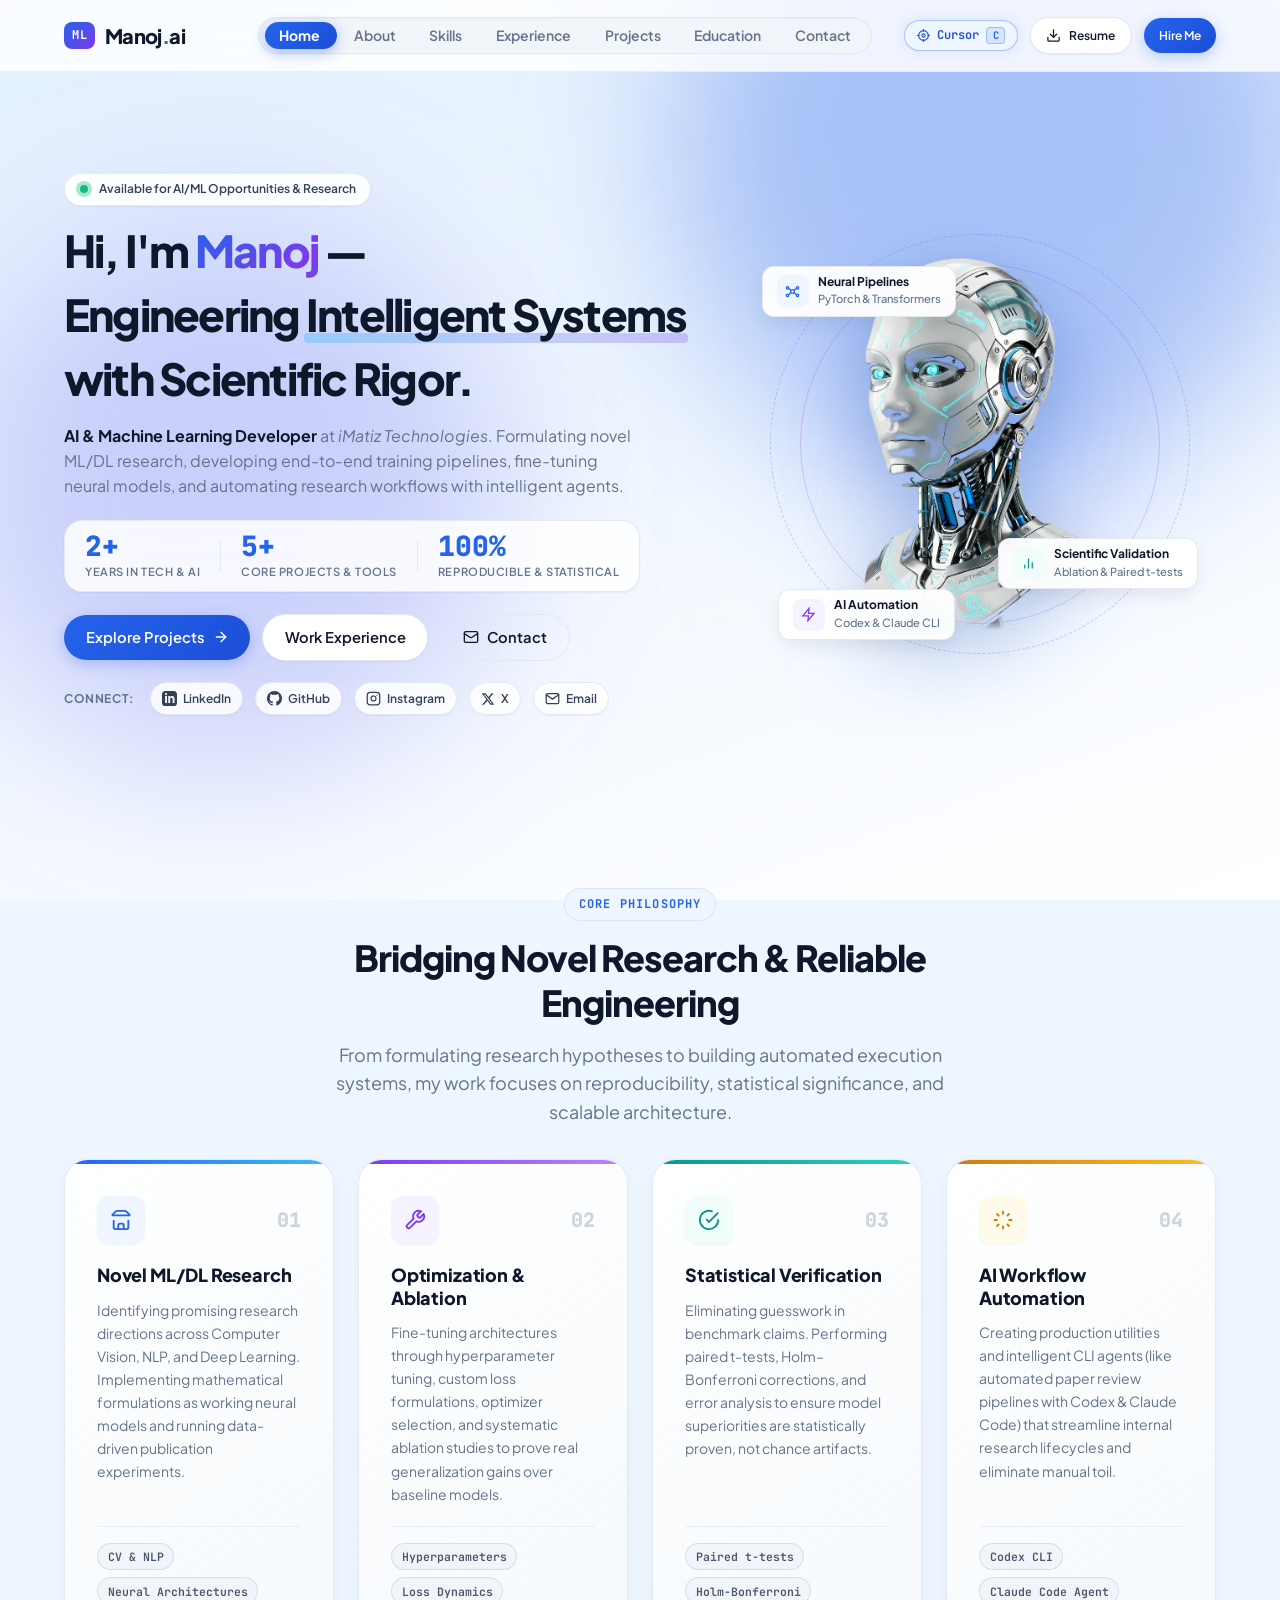
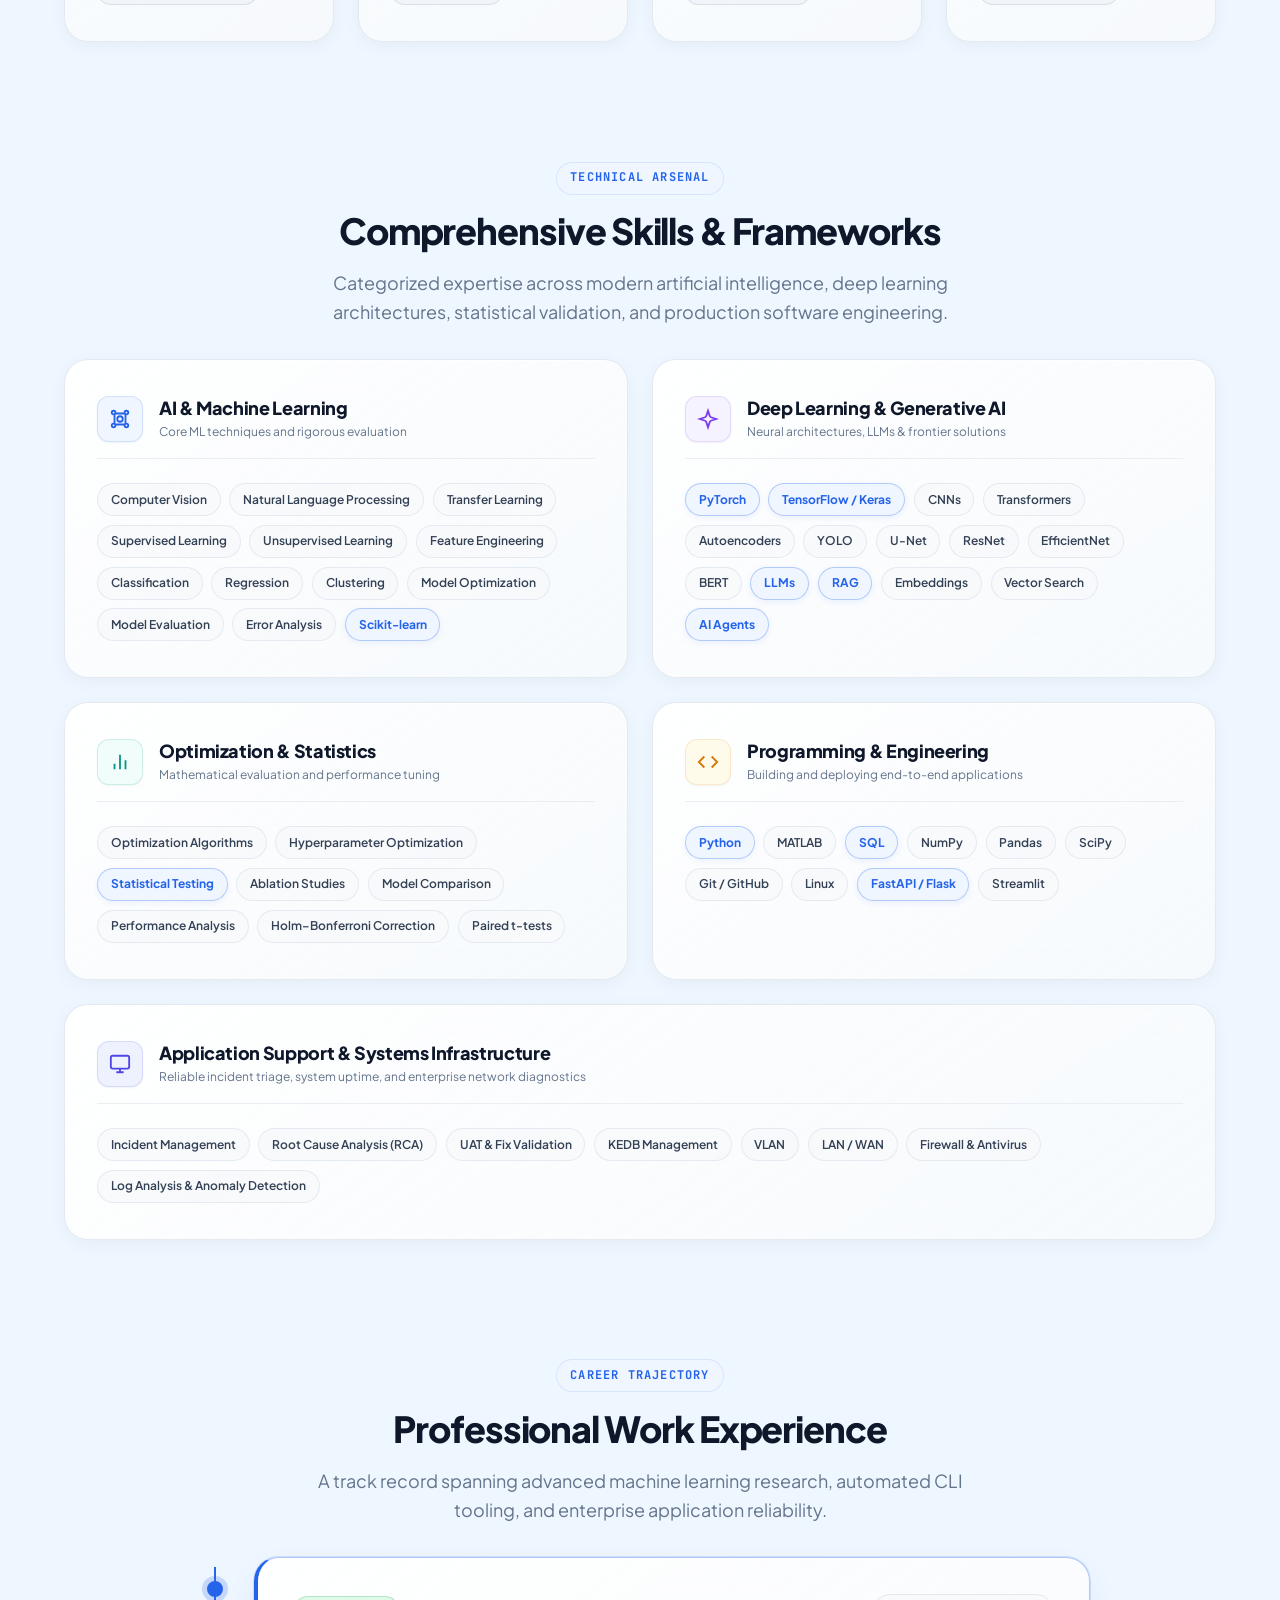
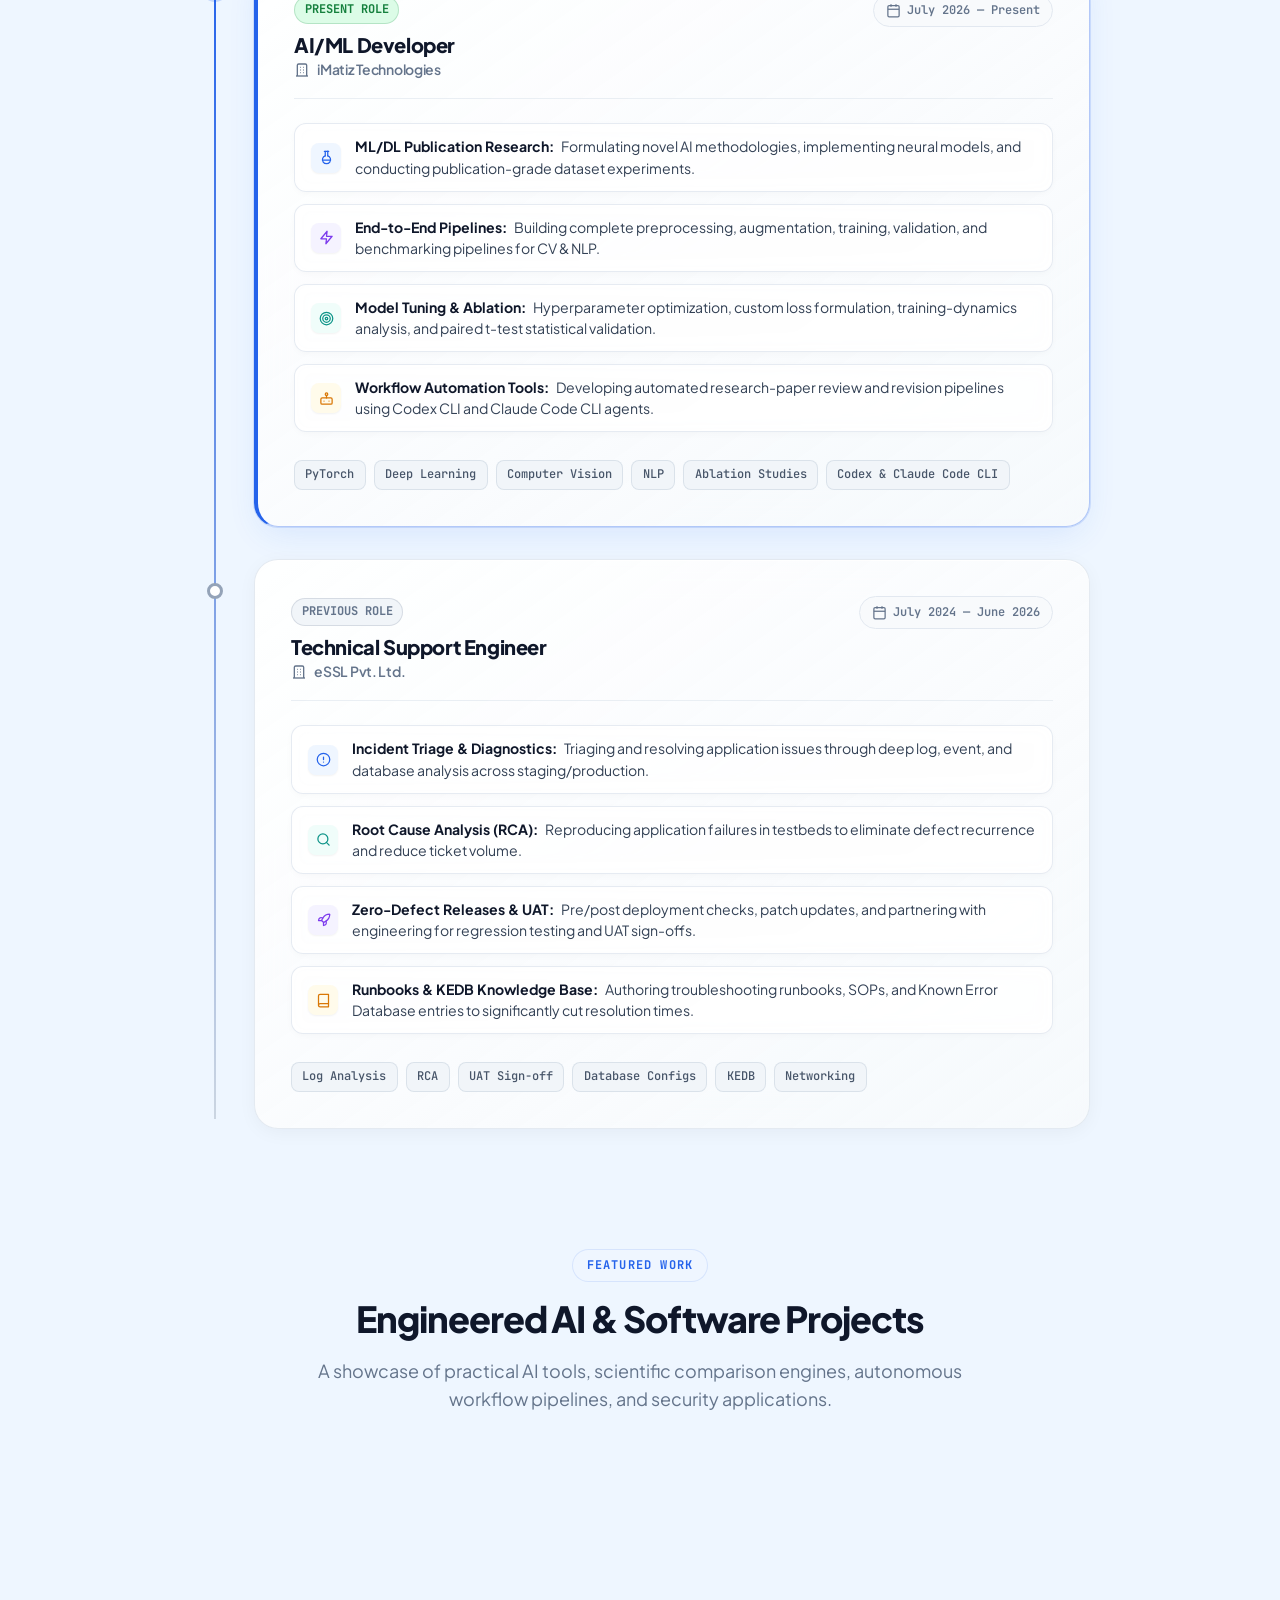
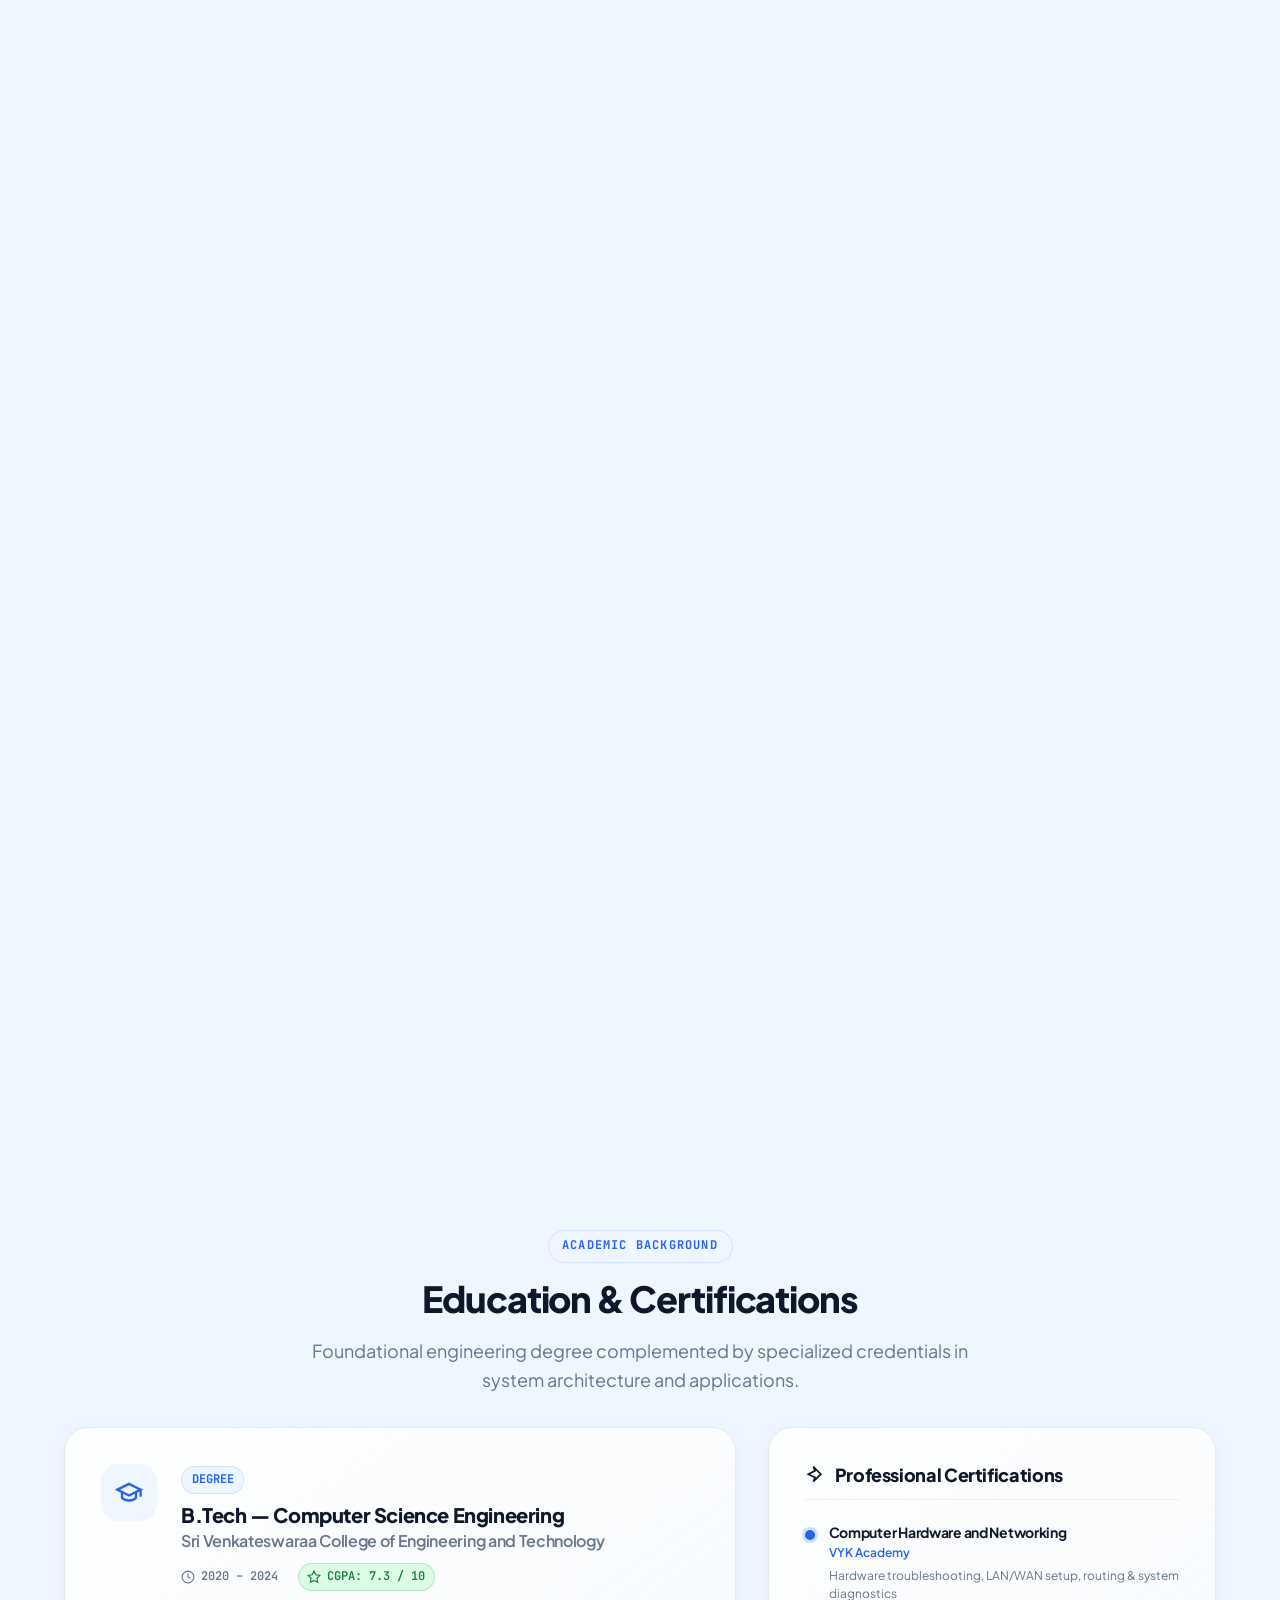
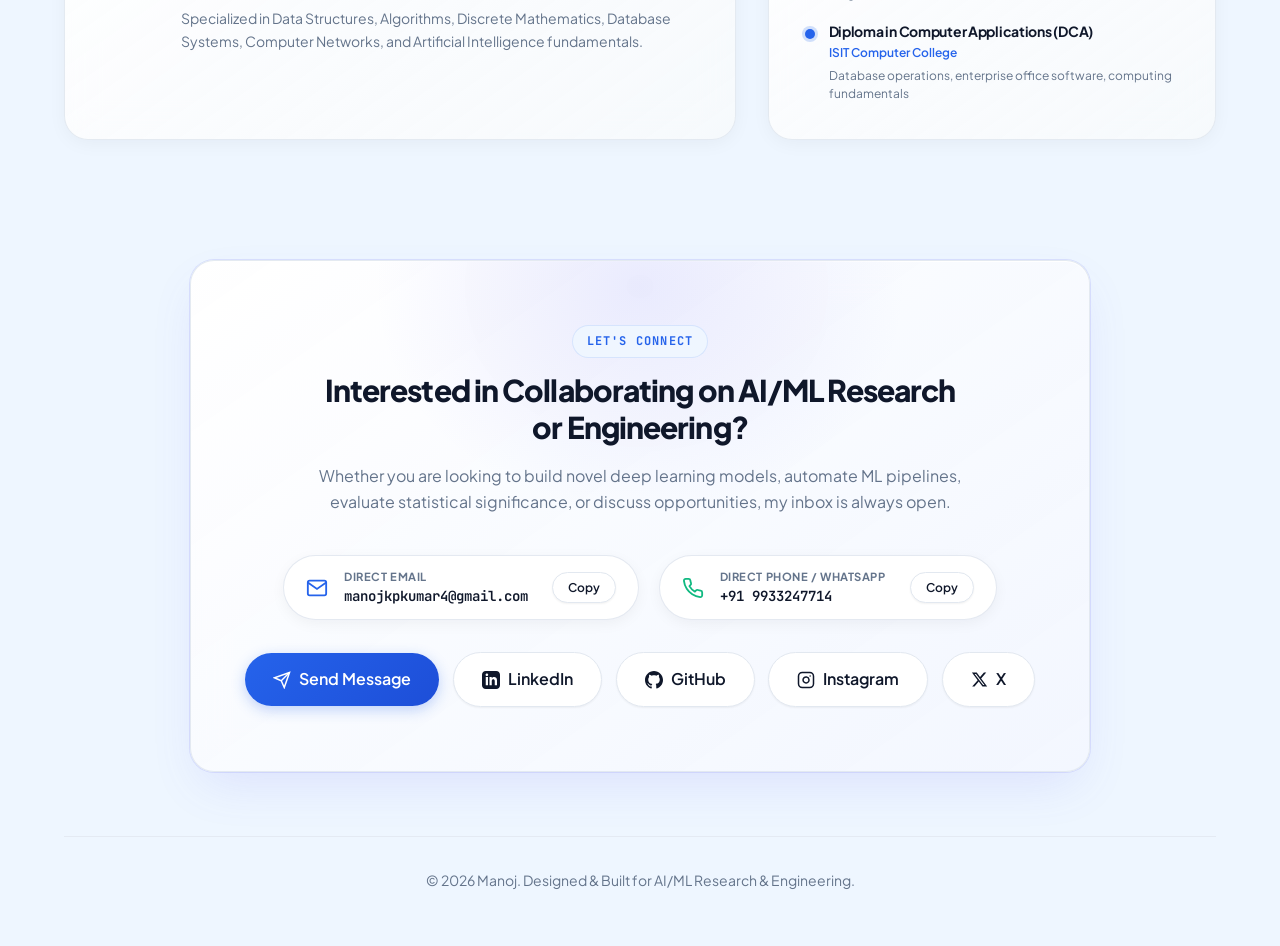
<file: index.html>
<!DOCTYPE html>
<html lang="en">

<head>
  <meta charset="UTF-8" />
  <meta name="viewport" content="width=device-width, initial-scale=1.0" />
  <meta http-equiv="X-UA-Compatible" content="IE=edge" />

  <title>Manoj | AI & Machine Learning Developer</title>
  <meta name="description"
    content="Portfolio of Manoj — AI & Machine Learning Developer specializing in end-to-end ML/DL pipelines, generative AI, model optimization, and research automation." />
  <meta name="keywords"
    content="AI Developer, Machine Learning Engineer, Deep Learning, PyTorch, LangChain, Research Automation, Manoj Portfolio" />
  <meta name="author" content="Manoj" />

  <!-- Open Graph / Social Sharing -->
  <meta property="og:type" content="website" />
  <meta property="og:title" content="Manoj | AI & Machine Learning Developer" />
  <meta property="og:description"
    content="Portfolio of Manoj — AI/ML Developer. Explore research pipelines, automated paper revision tools, and machine learning systems." />
  <meta property="og:image" content="assets/ai-3d-face.png" />

  <!-- Google Fonts: Plus Jakarta Sans & JetBrains Mono -->
  <link rel="preconnect" href="https://fonts.googleapis.com" />
  <link rel="preconnect" href="https://fonts.gstatic.com" crossorigin />
  <link
    href="https://fonts.googleapis.com/css2?family=JetBrains+Mono:wght@400;500;600&family=Plus+Jakarta+Sans:ital,wght@0,300;0,400;0,500;0,600;0,700;0,800;1,400&display=swap"
    rel="stylesheet" />

  <!-- Stylesheet -->
  <link rel="stylesheet" href="style.css" />
</head>

<body data-active-theme="hero">

  <!-- ===================================================================
       AI QUANTUM RETICLE & SYNAPSE CURSOR EFFECT
       =================================================================== -->
  <div class="quantum-cursor-root" id="quantumCursorRoot" aria-hidden="true">
    <canvas class="cursor-synapse-canvas" id="cursorSynapseCanvas"></canvas>
    <div class="cursor-ring" id="cursorRing">
      <span class="reticle-notch notch-n"></span>
      <span class="reticle-notch notch-e"></span>
      <span class="reticle-notch notch-s"></span>
      <span class="reticle-notch notch-w"></span>
    </div>
    <div class="cursor-dot" id="cursorDot"></div>
  </div>

  <!-- ===================================================================
       DYNAMIC AMBIENT BACKGROUND LAYER
       =================================================================== -->
  <div class="ambient-bg-canvas" aria-hidden="true">
    <div class="ambient-orb orb-primary"></div>
    <div class="ambient-orb orb-secondary"></div>
    <div class="circuit-reveal-layer" id="circuitRevealLayer"></div>
    <div class="wavy-water-drop" id="wavyWaterDrop">
      <div class="water-wave-ring ring-1"></div>
      <div class="water-wave-ring ring-2"></div>
    </div>
    <div class="ambient-grid-overlay"></div>
  </div>

  <!-- ===================================================================
       NAVIGATION BAR 
       =================================================================== -->
  <header class="site-header" id="siteHeader">
    <nav class="nav-container" aria-label="Main Navigation">
      <a href="#hero" class="nav-brand" aria-label="Back to top">
        <span class="brand-badge">ML</span>
        <span class="brand-text">Manoj<span class="brand-dot">.</span>ai</span>
      </a>

      <div class="nav-menu" id="navMenu">
        <ul class="nav-links" id="navLinks">
          <!-- Sliding pill background indicator -->
          <div class="nav-indicator" id="navIndicator"></div>
          <li><a href="#hero" class="nav-link active">Home</a></li>
          <li><a href="#about" class="nav-link">About</a></li>
          <li><a href="#skills" class="nav-link">Skills</a></li>
          <li><a href="#experience" class="nav-link">Experience</a></li>
          <li><a href="#projects" class="nav-link">Projects</a></li>
          <li><a href="#education" class="nav-link">Education</a></li>
          <li><a href="#contact" class="nav-link">Contact</a></li>
        </ul>

        <div class="nav-cta-group">
          <!-- Cursor Mode Toggle Button -->
          <button class="cursor-toggle-btn active" id="cursorToggleBtn" aria-label="Toggle Quantum Cursor (Hotkey: C)"
            title="Toggle Quantum Cursor (Press 'C')">
            <span class="cursor-toggle-icon">
              <svg width="13" height="13" viewBox="0 0 24 24" fill="none" stroke="currentColor" stroke-width="2"
                stroke-linecap="round" stroke-linejoin="round">
                <circle cx="12" cy="12" r="9" />
                <circle cx="12" cy="12" r="3" />
                <line x1="12" y1="1" x2="12" y2="4" />
                <line x1="12" y1="20" x2="12" y2="23" />
                <line x1="1" y1="12" x2="4" y2="12" />
                <line x1="20" y1="12" x2="23" y2="12" />
              </svg>
            </span>
            <span class="cursor-toggle-text">Cursor</span>
            <kbd class="cursor-toggle-kbd">C</kbd>
          </button>

          <!-- RESUME -->
          <a href="assets/resume.pdf" target="_blank" rel="noopener noreferrer" class="btn btn-secondary btn-sm"
            id="navResumeBtn">
            <svg width="15" height="15" viewBox="0 0 24 24" fill="none" stroke="currentColor" stroke-width="2"
              stroke-linecap="round" stroke-linejoin="round">
              <path d="M21 15v4a2 2 0 0 1-2 2H5a2 2 0 0 1-2-2v-4" />
              <polyline points="7 10 12 15 17 10" />
              <line x1="12" y1="15" x2="12" y2="3" />
            </svg>
            <span>Resume</span>
          </a>
          <a href="#contact" class="btn btn-primary btn-sm">Hire Me</a>
        </div>
      </div>

      <!-- Mobile Hamburger Button -->
      <button class="hamburger-btn" id="hamburgerBtn" aria-label="Toggle Navigation Menu" aria-expanded="false">
        <span class="bar"></span>
        <span class="bar"></span>
        <span class="bar"></span>
      </button>
    </nav>
  </header>

  <!-- ===================================================================
       SECTION 1:  LANDING
       =================================================================== -->
  <section class="section hero-section" id="hero" data-theme="hero">
    <div class="container hero-container">

      <!-- LEFT COLUMN: Content, Headline & CTAs -->
      <div class="hero-left">
        <div class="status-pill animate-fade-down">
          <span class="pulse-indicator">
            <span class="pulse-dot"></span>
            <span class="pulse-ring"></span>
          </span>
          <span class="status-text">Available for AI/ML Opportunities & Research</span>
        </div>

        <h1 class="hero-title animate-slide-left delay-1">
          Hi, I'm <span class="text-gradient">Manoj</span> —<br />
          Engineering <span class="text-highlight">Intelligent Systems</span> with Scientific Rigor.
        </h1>

        <p class="hero-subtitle animate-slide-left delay-2">
          <strong>AI & Machine Learning Developer</strong> at <em>iMatiz Technologies</em>. Formulating novel ML/DL
          research, developing end-to-end training pipelines, fine-tuning neural models, and automating research
          workflows with intelligent agents.
        </p>

        <!-- Stats Bar -->
        <div class="hero-stats animate-slide-up delay-3">
          <div class="stat-item">
            <span class="stat-number">2+</span>
            <span class="stat-label">Years In Tech & AI</span>
          </div>
          <div class="stat-divider"></div>
          <div class="stat-item">
            <span class="stat-number">5+</span>
            <span class="stat-label">Core Projects & Tools</span>
          </div>
          <div class="stat-divider"></div>
          <div class="stat-item">
            <span class="stat-number">100%</span>
            <span class="stat-label">Reproducible & Statistical</span>
          </div>
        </div>

        <!-- Action Buttons -->
        <div class="hero-actions animate-slide-up delay-4">
          <a href="#projects" class="btn btn-primary btn-lg">
            <span>Explore Projects</span>
            <svg width="16" height="16" viewBox="0 0 24 24" fill="none" stroke="currentColor" stroke-width="2"
              stroke-linecap="round" stroke-linejoin="round">
              <line x1="5" y1="12" x2="19" y2="12" />
              <polyline points="12 5 19 12 12 19" />
            </svg>
          </a>
          <a href="#experience" class="btn btn-secondary btn-lg">
            <span>Work Experience</span>
          </a>
          <a href="#contact" class="btn btn-outline btn-lg">
            <svg width="16" height="16" viewBox="0 0 24 24" fill="none" stroke="currentColor" stroke-width="2"
              stroke-linecap="round" stroke-linejoin="round">
              <rect width="20" height="16" x="2" y="4" rx="2" />
              <path d="m22 7-8.97 5.7a1.94 1.94 0 0 1-2.06 0L2 7" />
            </svg>
            <span>Contact</span>
          </a>
        </div>

        <!-- Social & Code Profiles -->
        <div class="hero-socials animate-fade-in delay-5">
          <span class="social-label">Connect:</span>
          <a href="https://linkedin.com/in/p-manoj-kumar-380a35276" target="_blank" rel="noopener noreferrer"
            class="social-link" title="LinkedIn Profile">
            <svg width="15" height="15" viewBox="0 0 24 24" fill="currentColor">
              <path
                d="M19 0h-14c-2.761 0-5 2.239-5 5v14c0 2.761 2.239 5 5 5h14c2.762 0 5-2.239 5-5v-14c0-2.761-2.238-5-5-5zm-11 19h-3v-11h3v11zm-1.5-12.268c-.966 0-1.75-.79-1.75-1.764s.784-1.764 1.75-1.764 1.75.79 1.75 1.764-.783 1.764-1.75 1.764zm13.5 12.268h-3v-5.604c0-3.368-4-3.113-4 0v5.604h-3v-11h3v1.765c1.396-2.586 7-2.777 7 2.476v6.759z" />
            </svg>
            <span>LinkedIn</span>
          </a>
          <a href="https://github.com/Manojid/" target="_blank" rel="noopener noreferrer" class="social-link"
            title="GitHub Profile">
            <svg width="15" height="15" viewBox="0 0 24 24" fill="currentColor">
              <path
                d="M12 0c-6.626 0-12 5.373-12 12 0 5.302 3.438 9.8 8.207 11.387.599.111.793-.261.793-.577v-2.234c-3.338.726-4.033-1.416-4.033-1.416-.546-1.387-1.333-1.756-1.333-1.756-1.089-.745.083-.729.083-.729 1.205.084 1.839 1.237 1.839 1.237 1.07 1.834 2.807 1.304 3.492.997.107-.775.418-1.305.762-1.604-2.665-.305-5.467-1.334-5.467-5.931 0-1.311.469-2.381 1.236-3.221-.124-.303-.535-1.524.117-3.176 0 0 1.008-.322 3.301 1.23.957-.266 1.983-.399 3.003-.404 1.02.005 2.047.138 3.006.404 2.291-1.552 3.297-1.23 3.297-1.23.653 1.653.242 2.874.118 3.176.77.84 1.235 1.911 1.235 3.221 0 4.609-2.807 5.624-5.479 5.921.43.372.823 1.102.823 2.222v3.293c0 .319.192.694.801.576 4.765-1.589 8.199-6.086 8.199-11.386 0-6.627-5.373-12-12-12z" />
            </svg>
            <span>GitHub</span>
          </a>
          <a href="https://instagram.com" target="_blank" rel="noopener noreferrer" class="social-link"
            title="Instagram Profile">
            <svg width="15" height="15" viewBox="0 0 24 24" fill="none" stroke="currentColor" stroke-width="2"
              stroke-linecap="round" stroke-linejoin="round">
              <rect width="20" height="20" x="2" y="2" rx="5" ry="5" />
              <path d="M16 11.37A4 4 0 1 1 12.63 8 4 4 0 0 1 16 11.37z" />
              <line x1="17.5" y1="6.5" x2="17.51" y2="6.5" />
            </svg>
            <span>Instagram</span>
          </a>
          <a href="https://x.com" target="_blank" rel="noopener noreferrer" class="social-link"
            title="X (Twitter) Profile">
            <svg width="14" height="14" viewBox="0 0 24 24" fill="currentColor">
              <path
                d="M18.244 2.25h3.308l-7.227 8.26 8.502 11.24H16.17l-5.214-6.817L4.99 21.75H1.68l7.73-8.835L1.254 2.25H8.08l4.713 6.231zm-1.161 17.52h1.833L7.084 4.126H5.117z" />
            </svg>
            <span>X</span>
          </a>
          <a href="mailto:manojkpkumar4@gmail.com" class="social-link" title="Send an Email">
            <svg width="15" height="15" viewBox="0 0 24 24" fill="none" stroke="currentColor" stroke-width="2"
              stroke-linecap="round" stroke-linejoin="round">
              <path d="M4 4h16c1.1 0 2 .9 2 2v12c0 1.1-.9 2-2 2H4c-1.1 0-2-.9-2-2V6c0-1.1.9-2 2-2z" />
              <polyline points="22,6 12,13 2,6" />
            </svg>
            <span>Email</span>
          </a>
        </div>
      </div>

      <!-- RIGHT COLUMN: Interactive AI Visual / Neural Hologram -->
      <div class="hero-right">
        <div class="ai-visual-wrapper animate-scale-in delay-2">

          <!-- Outer Ambient Glow Rings -->
          <div class="glow-ring glow-ring-outer"></div>
          <div class="glow-ring glow-ring-inner"></div>

          <!-- 3D AI Android Face Model -->
          <div class="ai-card" id="aiCard">
            <div class="ai-image-container">
              <img src="assets/ai-3d-face.png" alt="Futuristic 3D AI Android Face Model" class="ai-image"
                id="aiHeroImage" loading="eager" />
            </div>

            <!-- Floating Badge 1: Neural Architecture -->
            <div class="floating-badge badge-top-left">
              <div class="badge-icon-wrap icon-blue">
                <svg width="15" height="15" viewBox="0 0 24 24" fill="none" stroke="currentColor" stroke-width="2">
                  <circle cx="12" cy="12" r="3" />
                  <circle cx="4" cy="6" r="2" />
                  <circle cx="20" cy="6" r="2" />
                  <circle cx="4" cy="18" r="2" />
                  <circle cx="20" cy="18" r="2" />
                  <line x1="6" y1="7" x2="9.5" y2="10.5" />
                  <line x1="18" y1="7" x2="14.5" y2="10.5" />
                  <line x1="6" y1="17" x2="9.5" y2="13.5" />
                  <line x1="18" y1="17" x2="14.5" y2="13.5" />
                </svg>
              </div>
              <div class="badge-content">
                <span class="badge-title">Neural Pipelines</span>
                <span class="badge-sub">PyTorch & Transformers</span>
              </div>
            </div>

            <!-- Floating Badge 2: Rigorous Statistics -->
            <div class="floating-badge badge-bottom-right">
              <div class="badge-icon-wrap icon-teal">
                <svg width="15" height="15" viewBox="0 0 24 24" fill="none" stroke="currentColor" stroke-width="2">
                  <path d="M18 20V10" />
                  <path d="M12 20V4" />
                  <path d="M6 20v-6" />
                </svg>
              </div>
              <div class="badge-content">
                <span class="badge-title">Scientific Validation</span>
                <span class="badge-sub">Ablation & Paired t-tests</span>
              </div>
            </div>

            <!-- Floating Badge 3: Autonomous Agents -->
            <div class="floating-badge badge-bottom-left">
              <div class="badge-icon-wrap icon-purple">
                <svg width="15" height="15" viewBox="0 0 24 24" fill="none" stroke="currentColor" stroke-width="2">
                  <polygon points="13 2 3 14 12 14 11 22 21 10 12 10 13 2" />
                </svg>
              </div>
              <div class="badge-content">
                <span class="badge-title">AI Automation</span>
                <span class="badge-sub">Codex & Claude CLI</span>
              </div>
            </div>

          </div>
        </div>
      </div>

    </div>
  </section>

  <!-- ===================================================================
       SECTION 2: ABOUT 
       =================================================================== -->
  <section class="section about-section" id="about" data-theme="about">
    <div class="container">
      <div class="section-header">
        <span class="section-tag">Core Philosophy</span>
        <h2 class="section-title">Bridging Novel Research & Reliable Engineering</h2>
        <p class="section-description">
          From formulating research hypotheses to building automated execution systems, my work focuses on
          reproducibility, statistical significance, and scalable architecture.
        </p>
      </div>

      <div class="about-grid">
        <div class="about-card about-card-blue">
          <div class="about-card-topbar">
            <div class="about-card-icon icon-blue">
              <svg width="22" height="22" viewBox="0 0 24 24" fill="none" stroke="currentColor" stroke-width="2">
                <path d="m2 7 4.41-4.41A2 2 0 0 1 7.83 2h8.34a2 2 0 0 1 1.42.59L22 7" />
                <path d="M4 12v8a2 2 0 0 0 2 2h12a2 2 0 0 0 2-2v-8" />
                <path d="M15 22v-4a2 2 0 0 0-2-2h-2a2 2 0 0 0-2 2v4" />
                <path d="M2 7h20" />
              </svg>
            </div>
            <span class="about-card-num">01</span>
          </div>
          <h3>Novel ML/DL Research</h3>
          <p>
            Identifying promising research directions across Computer Vision, NLP, and Deep Learning. Implementing
            mathematical formulations as working neural models and running data-driven publication experiments.
          </p>
          <div class="about-card-footer">
            <span class="about-card-tag">CV & NLP</span>
            <span class="about-card-tag">Neural Architectures</span>
          </div>
        </div>

        <div class="about-card about-card-purple">
          <div class="about-card-topbar">
            <div class="about-card-icon icon-purple">
              <svg width="22" height="22" viewBox="0 0 24 24" fill="none" stroke="currentColor" stroke-width="2">
                <path
                  d="M14.7 6.3a1 1 0 0 0 0 1.4l1.6 1.6a1 1 0 0 0 1.4 0l3.77-3.77a6 6 0 0 1-7.94 7.94l-6.91 6.91a2.12 2.12 0 0 1-3-3l6.91-6.91a6 6 0 0 1 7.94-7.94l-3.76 3.76z" />
              </svg>
            </div>
            <span class="about-card-num">02</span>
          </div>
          <h3>Optimization & Ablation</h3>
          <p>
            Fine-tuning architectures through hyperparameter tuning, custom loss formulations, optimizer selection, and
            systematic ablation studies to prove real generalization gains over baseline models.
          </p>
          <div class="about-card-footer">
            <span class="about-card-tag">Hyperparameters</span>
            <span class="about-card-tag">Loss Dynamics</span>
          </div>
        </div>

        <div class="about-card about-card-teal">
          <div class="about-card-topbar">
            <div class="about-card-icon icon-teal">
              <svg width="22" height="22" viewBox="0 0 24 24" fill="none" stroke="currentColor" stroke-width="2">
                <path d="M22 11.08V12a10 10 0 1 1-5.93-9.14" />
                <polyline points="22 4 12 14.01 9 11.01" />
              </svg>
            </div>
            <span class="about-card-num">03</span>
          </div>
          <h3>Statistical Verification</h3>
          <p>
            Eliminating guesswork in benchmark claims. Performing paired t-tests, Holm–Bonferroni corrections, and error
            analysis to ensure model superiorities are statistically proven, not chance artifacts.
          </p>
          <div class="about-card-footer">
            <span class="about-card-tag">Paired t-tests</span>
            <span class="about-card-tag">Holm-Bonferroni</span>
          </div>
        </div>

        <div class="about-card about-card-amber">
          <div class="about-card-topbar">
            <div class="about-card-icon icon-amber">
              <svg width="22" height="22" viewBox="0 0 24 24" fill="none" stroke="currentColor" stroke-width="2">
                <path d="M12 2v4" />
                <path d="m4.93 4.93 2.83 2.83" />
                <path d="M2 12h4" />
                <path d="m4.93 19.07 2.83-2.83" />
                <path d="M12 18v4" />
                <path d="m16.24 16.24 2.83 2.83" />
                <path d="M18 12h4" />
                <path d="m16.24 7.76 2.83-2.83" />
              </svg>
            </div>
            <span class="about-card-num">04</span>
          </div>
          <h3>AI Workflow Automation</h3>
          <p>
            Creating production utilities and intelligent CLI agents (like automated paper review pipelines with Codex &
            Claude Code) that streamline internal research lifecycles and eliminate manual toil.
          </p>
          <div class="about-card-footer">
            <span class="about-card-tag">Codex CLI</span>
            <span class="about-card-tag">Claude Code Agent</span>
          </div>
        </div>
      </div>
    </div>
  </section>

  <!-- ===================================================================
       SECTION 3: TECHNICAL SKILLS 
       =================================================================== -->
  <section class="section skills-section" id="skills" data-theme="skills">
    <div class="container">
      <div class="section-header">
        <span class="section-tag">Technical Arsenal</span>
        <h2 class="section-title">Comprehensive Skills & Frameworks</h2>
        <p class="section-description">
          Categorized expertise across modern artificial intelligence, deep learning architectures, statistical
          validation, and production software engineering.
        </p>
      </div>

      <div class="skills-grid">

        <!-- Category 1: AI & Machine Learning -->
        <div class="skill-category-card">
          <div class="skill-card-top">
            <div class="skill-icon-bubble bg-blue-tint">
              <svg width="22" height="22" viewBox="0 0 24 24" fill="none" stroke="currentColor" stroke-width="2">
                <circle cx="12" cy="12" r="3" />
                <circle cx="19" cy="5" r="2" />
                <circle cx="5" cy="5" r="2" />
                <circle cx="19" cy="19" r="2" />
                <circle cx="5" cy="19" r="2" />
                <path d="M7 6h10M7 18h10M6 7v10M18 7v10" />
              </svg>
            </div>
            <div>
              <h3 class="skill-category-title">AI & Machine Learning</h3>
              <p class="skill-category-desc">Core ML techniques and rigorous evaluation</p>
            </div>
          </div>
          <div class="skill-tags">
            <span class="skill-tag">Computer Vision</span>
            <span class="skill-tag">Natural Language Processing</span>
            <span class="skill-tag">Transfer Learning</span>
            <span class="skill-tag">Supervised Learning</span>
            <span class="skill-tag">Unsupervised Learning</span>
            <span class="skill-tag">Feature Engineering</span>
            <span class="skill-tag">Classification</span>
            <span class="skill-tag">Regression</span>
            <span class="skill-tag">Clustering</span>
            <span class="skill-tag">Model Optimization</span>
            <span class="skill-tag">Model Evaluation</span>
            <span class="skill-tag">Error Analysis</span>
            <span class="skill-tag highlight-tag">Scikit-learn</span>
          </div>
        </div>

        <!-- Category 2: Deep Learning & Generative AI -->
        <div class="skill-category-card">
          <div class="skill-card-top">
            <div class="skill-icon-bubble bg-purple-tint">
              <svg width="22" height="22" viewBox="0 0 24 24" fill="none" stroke="currentColor" stroke-width="2">
                <path
                  d="m12 3-1.912 5.813a2 2 0 0 1-1.275 1.275L3 12l5.813 1.912a2 2 0 0 1 1.275 1.275L12 21l1.912-5.813a2 2 0 0 1 1.275-1.275L21 12l-5.813-1.912a2 2 0 0 1-1.275-1.275L12 3Z" />
              </svg>
            </div>
            <div>
              <h3 class="skill-category-title">Deep Learning & Generative AI</h3>
              <p class="skill-category-desc">Neural architectures, LLMs & frontier solutions</p>
            </div>
          </div>
          <div class="skill-tags">
            <span class="skill-tag highlight-tag">PyTorch</span>
            <span class="skill-tag highlight-tag">TensorFlow / Keras</span>
            <span class="skill-tag">CNNs</span>
            <span class="skill-tag">Transformers</span>
            <span class="skill-tag">Autoencoders</span>
            <span class="skill-tag">YOLO</span>
            <span class="skill-tag">U-Net</span>
            <span class="skill-tag">ResNet</span>
            <span class="skill-tag">EfficientNet</span>
            <span class="skill-tag">BERT</span>
            <span class="skill-tag highlight-tag">LLMs</span>
            <span class="skill-tag highlight-tag">RAG</span>
            <span class="skill-tag">Embeddings</span>
            <span class="skill-tag">Vector Search</span>
            <span class="skill-tag highlight-tag">AI Agents</span>
          </div>
        </div>

        <!-- Category 3: Optimization & Statistics -->
        <div class="skill-category-card">
          <div class="skill-card-top">
            <div class="skill-icon-bubble bg-teal-tint">
              <svg width="22" height="22" viewBox="0 0 24 24" fill="none" stroke="currentColor" stroke-width="2">
                <line x1="18" y1="20" x2="18" y2="10" />
                <line x1="12" y1="20" x2="12" y2="4" />
                <line x1="6" y1="20" x2="6" y2="14" />
              </svg>
            </div>
            <div>
              <h3 class="skill-category-title">Optimization & Statistics</h3>
              <p class="skill-category-desc">Mathematical evaluation and performance tuning</p>
            </div>
          </div>
          <div class="skill-tags">
            <span class="skill-tag">Optimization Algorithms</span>
            <span class="skill-tag">Hyperparameter Optimization</span>
            <span class="skill-tag highlight-tag">Statistical Testing</span>
            <span class="skill-tag">Ablation Studies</span>
            <span class="skill-tag">Model Comparison</span>
            <span class="skill-tag">Performance Analysis</span>
            <span class="skill-tag">Holm–Bonferroni Correction</span>
            <span class="skill-tag">Paired t-tests</span>
          </div>
        </div>

        <!-- Category 4: Programming & Engineering -->
        <div class="skill-category-card">
          <div class="skill-card-top">
            <div class="skill-icon-bubble bg-amber-tint">
              <svg width="22" height="22" viewBox="0 0 24 24" fill="none" stroke="currentColor" stroke-width="2">
                <polyline points="16 18 22 12 16 6" />
                <polyline points="8 6 2 12 8 18" />
              </svg>
            </div>
            <div>
              <h3 class="skill-category-title">Programming & Engineering</h3>
              <p class="skill-category-desc">Building and deploying end-to-end applications</p>
            </div>
          </div>
          <div class="skill-tags">
            <span class="skill-tag highlight-tag">Python</span>
            <span class="skill-tag">MATLAB</span>
            <span class="skill-tag highlight-tag">SQL</span>
            <span class="skill-tag">NumPy</span>
            <span class="skill-tag">Pandas</span>
            <span class="skill-tag">SciPy</span>
            <span class="skill-tag">Git / GitHub</span>
            <span class="skill-tag">Linux</span>
            <span class="skill-tag highlight-tag">FastAPI / Flask</span>
            <span class="skill-tag">Streamlit</span>
          </div>
        </div>

        <!-- Category 5: Support & Infrastructure -->
        <div class="skill-category-card full-width-card">
          <div class="skill-card-top">
            <div class="skill-icon-bubble bg-indigo-tint">
              <svg width="22" height="22" viewBox="0 0 24 24" fill="none" stroke="currentColor" stroke-width="2">
                <rect width="20" height="14" x="2" y="3" rx="2" />
                <line x1="8" y1="21" x2="16" y2="21" />
                <line x1="12" y1="17" x2="12" y2="21" />
              </svg>
            </div>
            <div>
              <h3 class="skill-category-title">Application Support & Systems Infrastructure</h3>
              <p class="skill-category-desc">Reliable incident triage, system uptime, and enterprise network diagnostics
              </p>
            </div>
          </div>
          <div class="skill-tags">
            <span class="skill-tag">Incident Management</span>
            <span class="skill-tag">Root Cause Analysis (RCA)</span>
            <span class="skill-tag">UAT & Fix Validation</span>
            <span class="skill-tag">KEDB Management</span>
            <span class="skill-tag">VLAN</span>
            <span class="skill-tag">LAN / WAN</span>
            <span class="skill-tag">Firewall & Antivirus</span>
            <span class="skill-tag">Log Analysis & Anomaly Detection</span>
          </div>
        </div>

      </div>
    </div>
  </section>

  <!-- ===================================================================
       SECTION 4: WORK EXPERIENCE 
       =================================================================== -->
  <section class="section experience-section" id="experience" data-theme="experience">
    <div class="container">
      <div class="section-header">
        <span class="section-tag">Career Trajectory</span>
        <h2 class="section-title">Professional Work Experience</h2>
        <p class="section-description">
          A track record spanning advanced machine learning research, automated CLI tooling, and enterprise application
          reliability.
        </p>
      </div>

      <div class="timeline">

        <!-- Experience 1: iMatiz Technologies -->
        <div class="timeline-item current-role">
          <div class="timeline-dot-wrapper">
            <span class="timeline-dot active-dot"></span>
            <span class="timeline-line"></span>
          </div>
          <div class="timeline-card">
            <div class="timeline-header">
              <div class="role-info">
                <span class="timeline-badge badge-present">Present Role</span>
                <h3 class="role-title">AI/ML Developer</h3>
                <h4 class="company-name">
                  <svg width="16" height="16" viewBox="0 0 24 24" fill="none" stroke="currentColor" stroke-width="2">
                    <path d="M3 21h18" />
                    <path d="M9 8h1" />
                    <path d="M9 12h1" />
                    <path d="M9 16h1" />
                    <path d="M14 8h1" />
                    <path d="M14 12h1" />
                    <path d="M14 16h1" />
                    <path d="M5 21V5a2 2 0 0 1 2-2h10a2 2 0 0 1 2 2v16" />
                  </svg>
                  iMatiz Technologies
                </h4>
              </div>
              <div class="timeline-date">
                <svg width="15" height="15" viewBox="0 0 24 24" fill="none" stroke="currentColor" stroke-width="2">
                  <rect width="18" height="18" x="3" y="4" rx="2" ry="2" />
                  <line x1="16" y1="2" x2="16" y2="6" />
                  <line x1="8" y1="2" x2="8" y2="6" />
                  <line x1="3" y1="10" x2="21" y2="10" />
                </svg>
                <span>July 2026 — Present</span>
              </div>
            </div>

            <!-- Compact & Executive Accomplishments  -->
            <div class="exp-compact-list">
              <div class="exp-compact-item">
                <span class="exp-bullet-icon icon-blue">
                  <svg width="15" height="15" viewBox="0 0 24 24" fill="none" stroke="currentColor" stroke-width="2"
                    stroke-linecap="round" stroke-linejoin="round">
                    <path d="M10 2v7.31"></path>
                    <path d="M14 9.3V1.99"></path>
                    <path d="M8.5 2h7"></path>
                    <path d="M14 9.3a6.5 6.5 0 1 1-4 0"></path>
                    <path d="M5.52 16h12.96"></path>
                  </svg>
                </span>
                <div class="exp-compact-content">
                  <strong>ML/DL Publication Research:</strong>
                  <span>Formulating novel AI methodologies, implementing neural models, and conducting publication-grade
                    dataset experiments.</span>
                </div>
              </div>
              <div class="exp-compact-item">
                <span class="exp-bullet-icon icon-purple">
                  <svg width="15" height="15" viewBox="0 0 24 24" fill="none" stroke="currentColor" stroke-width="2"
                    stroke-linecap="round" stroke-linejoin="round">
                    <polygon points="13 2 3 14 12 14 11 22 21 10 12 10 13 2"></polygon>
                  </svg>
                </span>
                <div class="exp-compact-content">
                  <strong>End-to-End Pipelines:</strong>
                  <span>Building complete preprocessing, augmentation, training, validation, and benchmarking pipelines
                    for CV & NLP.</span>
                </div>
              </div>
              <div class="exp-compact-item">
                <span class="exp-bullet-icon icon-teal">
                  <svg width="15" height="15" viewBox="0 0 24 24" fill="none" stroke="currentColor" stroke-width="2"
                    stroke-linecap="round" stroke-linejoin="round">
                    <circle cx="12" cy="12" r="10"></circle>
                    <circle cx="12" cy="12" r="6"></circle>
                    <circle cx="12" cy="12" r="2"></circle>
                  </svg>
                </span>
                <div class="exp-compact-content">
                  <strong>Model Tuning & Ablation:</strong>
                  <span>Hyperparameter optimization, custom loss formulation, training-dynamics analysis, and paired
                    t-test statistical validation.</span>
                </div>
              </div>
              <div class="exp-compact-item">
                <span class="exp-bullet-icon icon-amber">
                  <svg width="15" height="15" viewBox="0 0 24 24" fill="none" stroke="currentColor" stroke-width="2"
                    stroke-linecap="round" stroke-linejoin="round">
                    <rect x="3" y="11" width="18" height="10" rx="2"></rect>
                    <circle cx="12" cy="5" r="2"></circle>
                    <path d="M12 7v4"></path>
                    <line x1="8" y1="16" x2="8" y2="16"></line>
                    <line x1="16" y1="16" x2="16" y2="16"></line>
                  </svg>
                </span>
                <div class="exp-compact-content">
                  <strong>Workflow Automation Tools:</strong>
                  <span>Developing automated research-paper review and revision pipelines using Codex CLI and Claude
                    Code CLI agents.</span>
                </div>
              </div>
            </div>

            <div class="timeline-tech-stack">
              <span class="tech-chip">PyTorch</span>
              <span class="tech-chip">Deep Learning</span>
              <span class="tech-chip">Computer Vision</span>
              <span class="tech-chip">NLP</span>
              <span class="tech-chip">Ablation Studies</span>
              <span class="tech-chip">Codex & Claude Code CLI</span>
            </div>
          </div>
        </div>

        <!-- Experience 2: eSSL Pvt. Ltd. -->
        <div class="timeline-item">
          <div class="timeline-dot-wrapper">
            <span class="timeline-dot"></span>
            <span class="timeline-line"></span>
          </div>
          <div class="timeline-card">
            <div class="timeline-header">
              <div class="role-info">
                <span class="timeline-badge badge-past">Previous Role</span>
                <h3 class="role-title">Technical Support Engineer</h3>
                <h4 class="company-name">
                  <svg width="16" height="16" viewBox="0 0 24 24" fill="none" stroke="currentColor" stroke-width="2">
                    <path d="M3 21h18" />
                    <path d="M9 8h1" />
                    <path d="M9 12h1" />
                    <path d="M9 16h1" />
                    <path d="M14 8h1" />
                    <path d="M14 12h1" />
                    <path d="M14 16h1" />
                    <path d="M5 21V5a2 2 0 0 1 2-2h10a2 2 0 0 1 2 2v16" />
                  </svg>
                  eSSL Pvt. Ltd.
                </h4>
              </div>
              <div class="timeline-date">
                <svg width="15" height="15" viewBox="0 0 24 24" fill="none" stroke="currentColor" stroke-width="2">
                  <rect width="18" height="18" x="3" y="4" rx="2" ry="2" />
                  <line x1="16" y1="2" x2="16" y2="6" />
                  <line x1="8" y1="2" x2="8" y2="6" />
                  <line x1="3" y1="10" x2="21" y2="10" />
                </svg>
                <span>July 2024 — June 2026</span>
              </div>
            </div>

            <!-- Compact & Executive Accomplishments -->
            <div class="exp-compact-list">
              <div class="exp-compact-item">
                <span class="exp-bullet-icon icon-blue">
                  <svg width="15" height="15" viewBox="0 0 24 24" fill="none" stroke="currentColor" stroke-width="2"
                    stroke-linecap="round" stroke-linejoin="round">
                    <circle cx="12" cy="12" r="10"></circle>
                    <line x1="12" y1="8" x2="12" y2="12"></line>
                    <line x1="12" y1="16" x2="12.01" y2="16"></line>
                  </svg>
                </span>
                <div class="exp-compact-content">
                  <strong>Incident Triage & Diagnostics:</strong>
                  <span>Triaging and resolving application issues through deep log, event, and database analysis across
                    staging/production.</span>
                </div>
              </div>
              <div class="exp-compact-item">
                <span class="exp-bullet-icon icon-teal">
                  <svg width="15" height="15" viewBox="0 0 24 24" fill="none" stroke="currentColor" stroke-width="2"
                    stroke-linecap="round" stroke-linejoin="round">
                    <circle cx="11" cy="11" r="8"></circle>
                    <line x1="21" y1="21" x2="16.65" y2="16.65"></line>
                  </svg>
                </span>
                <div class="exp-compact-content">
                  <strong>Root Cause Analysis (RCA):</strong>
                  <span>Reproducing application failures in testbeds to eliminate defect recurrence and reduce ticket
                    volume.</span>
                </div>
              </div>
              <div class="exp-compact-item">
                <span class="exp-bullet-icon icon-purple">
                  <svg width="15" height="15" viewBox="0 0 24 24" fill="none" stroke="currentColor" stroke-width="2"
                    stroke-linecap="round" stroke-linejoin="round">
                    <path
                      d="m12 15-3-3a22 22 0 0 1 2-3.95A12.88 12.88 0 0 1 22 2c0 2.72-.78 7.5-6 11a22.35 22.35 0 0 1-4 2z">
                    </path>
                    <path d="M9 12H4s.55-3.03 2-4c1.62-1.08 5 0 5 0"></path>
                    <path d="M12 15v5s3.03-.55 4-2c1.08-1.62 0-5 0-5"></path>
                  </svg>
                </span>
                <div class="exp-compact-content">
                  <strong>Zero-Defect Releases & UAT:</strong>
                  <span>Pre/post deployment checks, patch updates, and partnering with engineering for regression
                    testing and UAT sign-offs.</span>
                </div>
              </div>
              <div class="exp-compact-item">
                <span class="exp-bullet-icon icon-amber">
                  <svg width="15" height="15" viewBox="0 0 24 24" fill="none" stroke="currentColor" stroke-width="2"
                    stroke-linecap="round" stroke-linejoin="round">
                    <path d="M4 19.5A2.5 2.5 0 0 1 6.5 17H20"></path>
                    <path d="M6.5 2H20v20H6.5A2.5 2.5 0 0 1 4 19.5v-15A2.5 2.5 0 0 1 6.5 2z"></path>
                  </svg>
                </span>
                <div class="exp-compact-content">
                  <strong>Runbooks & KEDB Knowledge Base:</strong>
                  <span>Authoring troubleshooting runbooks, SOPs, and Known Error Database entries to significantly cut
                    resolution times.</span>
                </div>
              </div>
            </div>

            <div class="timeline-tech-stack">
              <span class="tech-chip">Log Analysis</span>
              <span class="tech-chip">RCA</span>
              <span class="tech-chip">UAT Sign-off</span>
              <span class="tech-chip">Database Configs</span>
              <span class="tech-chip">KEDB</span>
              <span class="tech-chip">Networking</span>
            </div>
          </div>
        </div>

      </div>
    </div>
  </section>

  <!-- ===================================================================
       SECTION 5: FEATURED PROJECTS
       =================================================================== -->
  <section class="section projects-section" id="projects" data-theme="projects">
    <div class="container">
      <div class="section-header">
        <span class="section-tag">Featured Work</span>
        <h2 class="section-title">Engineered AI & Software Projects</h2>
        <p class="section-description">
          A showcase of practical AI tools, scientific comparison engines, autonomous workflow pipelines, and security
          applications.
        </p>
      </div>

      <div class="projects-grid">

        <!-- Project 1: Research Paper Automation  -->
        <div class="project-card project-card-featured">
          <div class="project-card-topbar">
            <div class="project-meta-pill bg-purple-tint">
              <svg width="13" height="13" viewBox="0 0 24 24" fill="none" stroke="currentColor" stroke-width="2"
                stroke-linecap="round" stroke-linejoin="round">
                <rect x="3" y="11" width="18" height="10" rx="2"></rect>
                <circle cx="12" cy="5" r="2"></circle>
                <path d="M12 7v4"></path>
              </svg>
              <span>Desktop App · Automation</span>
            </div>
            <div class="project-highlight-badge">
              <svg width="13" height="13" viewBox="0 0 24 24" fill="none" stroke="currentColor" stroke-width="2.5"
                stroke-linecap="round" stroke-linejoin="round">
                <polygon points="13 2 3 14 12 14 11 22 21 10 12 10 13 2"></polygon>
              </svg>
              <span>Zero-Delete Safety · LAN Dashboard</span>
            </div>
          </div>

          <h3 class="project-title">Research Paper Review & Revision Automation</h3>
          <p class="project-tagline">Autonomous continuous review (Codex CLI) and revision (Claude Code CLI) system.</p>

          <p class="project-body">
            Automates the entire research paper review loop on Windows. Runs automated scientific-integrity validation,
            integrates role-based LAN web dashboard control, and ensures a zero-delete safety guarantee for all
            manuscripts.
          </p>

          <div class="project-tags">
            <span class="tag">Automation</span>
            <span class="tag">Codex CLI</span>
            <span class="tag">Claude Code CLI</span>
            <span class="tag">LAN Dashboard</span>
            <span class="tag">Safety Guarantee</span>
          </div>

          <!-- Project Actions -->
          <div class="project-action-footer">
            <a href="https://github.com/Manojid/" target="_blank" rel="noopener noreferrer"
              class="btn btn-primary btn-sm project-visit-btn">
              <span>Live Demo / Visit</span>
              <svg width="14" height="14" viewBox="0 0 24 24" fill="none" stroke="currentColor" stroke-width="2.5"
                stroke-linecap="round" stroke-linejoin="round">
                <line x1="7" y1="17" x2="17" y2="7" />
                <polyline points="7 7 17 7 17 17" />
              </svg>
            </a>
            <a href="https://github.com/Manojid/" target="_blank" rel="noopener noreferrer"
              class="btn btn-secondary btn-sm">
              <svg width="15" height="15" viewBox="0 0 24 24" fill="currentColor">
                <path
                  d="M12 0c-6.626 0-12 5.373-12 12 0 5.302 3.438 9.8 8.207 11.387.599.111.793-.261.793-.577v-2.234c-3.338.726-4.033-1.416-4.033-1.416-.546-1.387-1.333-1.756-1.333-1.756-1.089-.745.083-.729.083-.729 1.205.084 1.839 1.237 1.839 1.237 1.07 1.834 2.807 1.304 3.492.997.107-.775.418-1.305.762-1.604-2.665-.305-5.467-1.334-5.467-5.931 0-1.311.469-2.381 1.236-3.221-.124-.303-.535-1.524.117-3.176 0 0 1.008-.322 3.301 1.23.957-.266 1.983-.399 3.003-.404 1.02.005 2.047.138 3.006.404 2.291-1.552 3.297-1.23 3.297-1.23.653 1.653.242 2.874.118 3.176.77.84 1.235 1.911 1.235 3.221 0 4.609-2.807 5.624-5.479 5.921.43.372.823 1.102.823 2.222v3.293c0 .319.192.694.801.576 4.765-1.589 8.199-6.086 8.199-11.386 0-6.627-5.373-12-12-12z" />
              </svg>
              <span>Source Code</span>
            </a>
          </div>
        </div>

        <!-- Project 2: AI Web Scraper -->
        <div class="project-card">
          <div class="project-card-topbar">
            <div class="project-meta-pill bg-blue-tint">
              <svg width="13" height="13" viewBox="0 0 24 24" fill="none" stroke="currentColor" stroke-width="2"
                stroke-linecap="round" stroke-linejoin="round">
                <circle cx="12" cy="12" r="10"></circle>
                <line x1="2" y1="12" x2="22" y2="12"></line>
                <path d="M12 2a15.3 15.3 0 0 1 4 10 15.3 15.3 0 0 1-4 10 15.3 15.3 0 0 1-4-10 15.3 15.3 0 0 1 4-10z">
                </path>
              </svg>
              <span>Web App · AI Tool</span>
            </div>
            <div class="project-highlight-badge">
              <svg width="13" height="13" viewBox="0 0 24 24" fill="none" stroke="currentColor" stroke-width="2"
                stroke-linecap="round" stroke-linejoin="round">
                <path
                  d="m12 3-1.912 5.813a2 2 0 0 1-1.275 1.275L3 12l5.813 1.912a2 2 0 0 1 1.275 1.275L12 21l1.912-5.813a2 2 0 0 1 1.275-1.275L21 12l-5.813-1.912a2 2 0 0 1-1.275-1.275L12 3Z">
                </path>
              </svg>
              <span>Gemini + LangChain</span>
            </div>
          </div>

          <h3 class="project-title">Natural Language AI Web Scraper</h3>
          <p class="project-tagline">Extract exactly the data you describe in plain English from any URL.</p>

          <p class="project-body">
            Full-stack Streamlit app crawling dynamic web pages with Selenium & BeautifulSoup, orchestrating
            prompt-guided extraction through Google Gemini via LangChain into structured CSV/JSON.
          </p>

          <div class="project-tags">
            <span class="tag">Python</span>
            <span class="tag">LangChain</span>
            <span class="tag">Gemini API</span>
            <span class="tag">Selenium</span>
            <span class="tag">Streamlit</span>
          </div>

          <!-- Project Actions -->
          <div class="project-action-footer">
            <a href="https://github.com/Manojid/" target="_blank" rel="noopener noreferrer"
              class="btn btn-primary btn-sm project-visit-btn">
              <span>Live Demo / Visit</span>
              <svg width="14" height="14" viewBox="0 0 24 24" fill="none" stroke="currentColor" stroke-width="2.5"
                stroke-linecap="round" stroke-linejoin="round">
                <line x1="7" y1="17" x2="17" y2="7" />
                <polyline points="7 7 17 7 17 17" />
              </svg>
            </a>
            <a href="https://github.com/Manojid/" target="_blank" rel="noopener noreferrer"
              class="btn btn-secondary btn-sm">
              <svg width="15" height="15" viewBox="0 0 24 24" fill="currentColor">
                <path
                  d="M12 0c-6.626 0-12 5.373-12 12 0 5.302 3.438 9.8 8.207 11.387.599.111.793-.261.793-.577v-2.234c-3.338.726-4.033-1.416-4.033-1.416-.546-1.387-1.333-1.756-1.333-1.756-1.089-.745.083-.729.083-.729 1.205.084 1.839 1.237 1.839 1.237 1.07 1.834 2.807 1.304 3.492.997.107-.775.418-1.305.762-1.604-2.665-.305-5.467-1.334-5.467-5.931 0-1.311.469-2.381 1.236-3.221-.124-.303-.535-1.524.117-3.176 0 0 1.008-.322 3.301 1.23.957-.266 1.983-.399 3.003-.404 1.02.005 2.047.138 3.006.404 2.291-1.552 3.297-1.23 3.297-1.23.653 1.653.242 2.874.118 3.176.77.84 1.235 1.911 1.235 3.221 0 4.609-2.807 5.624-5.479 5.921.43.372.823 1.102.823 2.222v3.293c0 .319.192.694.801.576 4.765-1.589 8.199-6.086 8.199-11.386 0-6.627-5.373-12-12-12z" />
              </svg>
              <span>Source Code</span>
            </a>
          </div>
        </div>

        <!-- Project 3: Statistical Comparison Tool -->
        <div class="project-card">
          <div class="project-card-topbar">
            <div class="project-meta-pill bg-teal-tint">
              <svg width="13" height="13" viewBox="0 0 24 24" fill="none" stroke="currentColor" stroke-width="2"
                stroke-linecap="round" stroke-linejoin="round">
                <line x1="18" y1="20" x2="18" y2="10"></line>
                <line x1="12" y1="20" x2="12" y2="4"></line>
                <line x1="6" y1="20" x2="6" y2="14"></line>
              </svg>
              <span>Website · Statistics Tool</span>
            </div>
            <div class="project-highlight-badge">
              <svg width="13" height="13" viewBox="0 0 24 24" fill="none" stroke="currentColor" stroke-width="2"
                stroke-linecap="round" stroke-linejoin="round">
                <polyline points="22 12 18 12 15 21 9 3 6 12 2 12"></polyline>
              </svg>
              <span>Holm–Bonferroni Correction</span>
            </div>
          </div>

          <h3 class="project-title">Statistical Comparison Tool</h3>
          <p class="project-tagline">Validates whether reported AI accuracy gains are statistically real or luck.</p>

          <p class="project-body">
            Client-side engine evaluating model superiority claims over baselines. Reconstructs realistic per-run
            distributions from reported mean/SD and executes paired t-tests with Holm–Bonferroni correction.
          </p>

          <div class="project-tags">
            <span class="tag">Statistics</span>
            <span class="tag">Paired t-test</span>
            <span class="tag">Holm–Bonferroni</span>
            <span class="tag">Zero Dependencies</span>
          </div>

          <!-- Project Actions -->
          <div class="project-action-footer">
            <a href="https://github.com/Manojid/" target="_blank" rel="noopener noreferrer"
              class="btn btn-primary btn-sm project-visit-btn">
              <span>Live Demo / Visit</span>
              <svg width="14" height="14" viewBox="0 0 24 24" fill="none" stroke="currentColor" stroke-width="2.5"
                stroke-linecap="round" stroke-linejoin="round">
                <line x1="7" y1="17" x2="17" y2="7" />
                <polyline points="7 7 17 7 17 17" />
              </svg>
            </a>
            <a href="https://github.com/Manojid/" target="_blank" rel="noopener noreferrer"
              class="btn btn-secondary btn-sm">
              <svg width="15" height="15" viewBox="0 0 24 24" fill="currentColor">
                <path
                  d="M12 0c-6.626 0-12 5.373-12 12 0 5.302 3.438 9.8 8.207 11.387.599.111.793-.261.793-.577v-2.234c-3.338.726-4.033-1.416-4.033-1.416-.546-1.387-1.333-1.756-1.333-1.756-1.089-.745.083-.729.083-.729 1.205.084 1.839 1.237 1.839 1.237 1.07 1.834 2.807 1.304 3.492.997.107-.775.418-1.305.762-1.604-2.665-.305-5.467-1.334-5.467-5.931 0-1.311.469-2.381 1.236-3.221-.124-.303-.535-1.524.117-3.176 0 0 1.008-.322 3.301 1.23.957-.266 1.983-.399 3.003-.404 1.02.005 2.047.138 3.006.404 2.291-1.552 3.297-1.23 3.297-1.23.653 1.653.242 2.874.118 3.176.77.84 1.235 1.911 1.235 3.221 0 4.609-2.807 5.624-5.479 5.921.43.372.823 1.102.823 2.222v3.293c0 .319.192.694.801.576 4.765-1.589 8.199-6.086 8.199-11.386 0-6.627-5.373-12-12-12z" />
              </svg>
              <span>Source Code</span>
            </a>
          </div>
        </div>

        <!-- Project 4: HydraPing -->
        <div class="project-card">
          <div class="project-card-topbar">
            <div class="project-meta-pill bg-blue-tint">
              <svg width="13" height="13" viewBox="0 0 24 24" fill="none" stroke="currentColor" stroke-width="2"
                stroke-linecap="round" stroke-linejoin="round">
                <rect width="14" height="20" x="5" y="2" rx="2" ry="2"></rect>
                <line x1="12" y1="18" x2="12.01" y2="18"></line>
              </svg>
              <span>Mobile App · Android</span>
            </div>
            <div class="project-highlight-badge">
              <svg width="13" height="13" viewBox="0 0 24 24" fill="none" stroke="currentColor" stroke-width="2"
                stroke-linecap="round" stroke-linejoin="round">
                <path d="M12 2.69l5.66 5.66a8 8 0 1 1-11.31 0z"></path>
              </svg>
              <span>Jetpack Compose · Room</span>
            </div>
          </div>

          <h3 class="project-title">HydraPing — Smart Hydration Companion</h3>
          <p class="project-tagline">Friendly hydration tracker with adaptive weather alerts and offline persistence.
          </p>

          <p class="project-body">
            Android app with animated companion mascots, smart hydration boosts based on real-time weather temperature,
            and offline-first architecture with Jetpack Compose, Room, and DataStore.
          </p>

          <div class="project-tags">
            <span class="tag">Kotlin</span>
            <span class="tag">Jetpack Compose</span>
            <span class="tag">Room DB</span>
            <span class="tag">DataStore</span>
            <span class="tag">Offline First</span>
          </div>

          <!-- Project Actions -->
          <div class="project-action-footer">
            <a href="https://github.com/Manojid/" target="_blank" rel="noopener noreferrer"
              class="btn btn-primary btn-sm project-visit-btn">
              <span>Live Demo / Visit</span>
              <svg width="14" height="14" viewBox="0 0 24 24" fill="none" stroke="currentColor" stroke-width="2.5"
                stroke-linecap="round" stroke-linejoin="round">
                <line x1="7" y1="17" x2="17" y2="7" />
                <polyline points="7 7 17 7 17 17" />
              </svg>
            </a>
            <a href="https://github.com/Manojid/" target="_blank" rel="noopener noreferrer"
              class="btn btn-secondary btn-sm">
              <svg width="15" height="15" viewBox="0 0 24 24" fill="currentColor">
                <path
                  d="M12 0c-6.626 0-12 5.373-12 12 0 5.302 3.438 9.8 8.207 11.387.599.111.793-.261.793-.577v-2.234c-3.338.726-4.033-1.416-4.033-1.416-.546-1.387-1.333-1.756-1.333-1.756-1.089-.745.083-.729.083-.729 1.205.084 1.839 1.237 1.839 1.237 1.07 1.834 2.807 1.304 3.492.997.107-.775.418-1.305.762-1.604-2.665-.305-5.467-1.334-5.467-5.931 0-1.311.469-2.381 1.236-3.221-.124-.303-.535-1.524.117-3.176 0 0 1.008-.322 3.301 1.23.957-.266 1.983-.399 3.003-.404 1.02.005 2.047.138 3.006.404 2.291-1.552 3.297-1.23 3.297-1.23.653 1.653.242 2.874.118 3.176.77.84 1.235 1.911 1.235 3.221 0 4.609-2.807 5.624-5.479 5.921.43.372.823 1.102.823 2.222v3.293c0 .319.192.694.801.576 4.765-1.589 8.199-6.086 8.199-11.386 0-6.627-5.373-12-12-12z" />
              </svg>
              <span>Source Code</span>
            </a>
          </div>
        </div>

        <!-- Project 5: Secure Password Manager -->
        <div class="project-card">
          <div class="project-card-topbar">
            <div class="project-meta-pill bg-amber-tint">
              <svg width="13" height="13" viewBox="0 0 24 24" fill="none" stroke="currentColor" stroke-width="2"
                stroke-linecap="round" stroke-linejoin="round">
                <rect width="18" height="11" x="3" y="11" rx="2" ry="2"></rect>
                <path d="M7 11V7a5 5 0 0 1 10 0v4"></path>
              </svg>
              <span>Desktop App · Security</span>
            </div>
            <div class="project-highlight-badge">
              <svg width="13" height="13" viewBox="0 0 24 24" fill="none" stroke="currentColor" stroke-width="2"
                stroke-linecap="round" stroke-linejoin="round">
                <path d="m21 2-2 2m-1.5 1.5L14 9l-3-3 2-2 1.5 1.5L16 6l1.5-1.5L19 3z"></path>
                <path d="M15 11 9 17l-4 4-2-2 4-4 6-6"></path>
              </svg>
              <span>PBKDF2 · Fernet AES-128</span>
            </div>
          </div>

          <h3 class="project-title">Secure Password Manager & Vault</h3>
          <p class="project-tagline">Cryptographic vault that safely stores and protects sensitive credentials.</p>

          <p class="project-body">
            Python CLI and Desktop GUI vault implementing PBKDF2 HMAC-SHA256 key derivation, Fernet symmetric
            encryption, a cryptographic random password generator, and master-password reset.
          </p>

          <div class="project-tags">
            <span class="tag">Python</span>
            <span class="tag">Fernet</span>
            <span class="tag">PBKDF2</span>
            <span class="tag">Cryptography</span>
            <span class="tag">GUI</span>
          </div>

          <!-- Project Actions  -->
          <div class="project-action-footer">
            <a href="https://github.com/Manojid/" target="_blank" rel="noopener noreferrer"
              class="btn btn-primary btn-sm project-visit-btn">
              <span>Live Demo / Visit</span>
              <svg width="14" height="14" viewBox="0 0 24 24" fill="none" stroke="currentColor" stroke-width="2.5"
                stroke-linecap="round" stroke-linejoin="round">
                <line x1="7" y1="17" x2="17" y2="7" />
                <polyline points="7 7 17 7 17 17" />
              </svg>
            </a>
            <a href="https://github.com/Manojid/" target="_blank" rel="noopener noreferrer"
              class="btn btn-secondary btn-sm">
              <svg width="15" height="15" viewBox="0 0 24 24" fill="currentColor">
                <path
                  d="M12 0c-6.626 0-12 5.373-12 12 0 5.302 3.438 9.8 8.207 11.387.599.111.793-.261.793-.577v-2.234c-3.338.726-4.033-1.416-4.033-1.416-.546-1.387-1.333-1.756-1.333-1.756-1.089-.745.083-.729.083-.729 1.205.084 1.839 1.237 1.839 1.237 1.07 1.834 2.807 1.304 3.492.997.107-.775.418-1.305.762-1.604-2.665-.305-5.467-1.334-5.467-5.931 0-1.311.469-2.381 1.236-3.221-.124-.303-.535-1.524.117-3.176 0 0 1.008-.322 3.301 1.23.957-.266 1.983-.399 3.003-.404 1.02.005 2.047.138 3.006.404 2.291-1.552 3.297-1.23 3.297-1.23.653 1.653.242 2.874.118 3.176.77.84 1.235 1.911 1.235 3.221 0 4.609-2.807 5.624-5.479 5.921.43.372.823 1.102.823 2.222v3.293c0 .319.192.694.801.576 4.765-1.589 8.199-6.086 8.199-11.386 0-6.627-5.373-12-12-12z" />
              </svg>
              <span>Source Code</span>
            </a>
          </div>
        </div>

      </div>
    </div>
  </section>

  <!-- ===================================================================
       SECTION 6: EDUCATION & CERTIFICATIONS
       =================================================================== -->
  <section class="section education-section" id="education" data-theme="education">
    <div class="container">
      <div class="section-header">
        <span class="section-tag">Academic Background</span>
        <h2 class="section-title">Education & Certifications</h2>
        <p class="section-description">
          Foundational engineering degree complemented by specialized credentials in system architecture and
          applications.
        </p>
      </div>

      <div class="edu-grid">
        <!-- Degree -->
        <div class="edu-card degree-card">
          <div class="edu-icon-wrap">
            <svg width="28" height="28" viewBox="0 0 24 24" fill="none" stroke="currentColor" stroke-width="2">
              <path d="M22 10v6M2 10l10-5 10 5-10 5z" />
              <path d="M6 12v5c3 3 9 3 12 0v-5" />
            </svg>
          </div>
          <div class="edu-content">
            <div class="edu-badge">Degree</div>
            <h3 class="edu-title">B.Tech — Computer Science Engineering</h3>
            <h4 class="edu-institution">Sri Venkateswaraa College of Engineering and Technology</h4>
            <div class="edu-meta">
              <span class="meta-item">
                <svg width="14" height="14" viewBox="0 0 24 24" fill="none" stroke="currentColor" stroke-width="2">
                  <circle cx="12" cy="12" r="10" />
                  <polyline points="12 6 12 12 16 14" />
                </svg>
                2020 – 2024
              </span>
              <span class="meta-item grade-highlight">
                <svg width="14" height="14" viewBox="0 0 24 24" fill="none" stroke="currentColor" stroke-width="2">
                  <polygon
                    points="12 2 15.09 8.26 22 9.27 17 14.14 18.18 21.02 12 17.77 5.82 21.02 7 14.14 2 9.27 8.91 8.26 12 2" />
                </svg>
                CGPA: 7.3 / 10
              </span>
            </div>
            <p class="edu-summary">
              Specialized in Data Structures, Algorithms, Discrete Mathematics, Database Systems, Computer Networks, and
              Artificial Intelligence fundamentals.
            </p>
          </div>
        </div>

        <!-- Certifications Column -->
        <div class="certifications-card">
          <h3 class="cert-heading">
            <svg width="20" height="20" viewBox="0 0 24 24" fill="none" stroke="currentColor" stroke-width="2">
              <path d="M12 15l-2 5l9-9l-9-9l2 5l-8 4l8 4z" />
            </svg>
            Professional Certifications
          </h3>

          <div class="cert-list">
            <div class="cert-item">
              <div class="cert-icon-dot"></div>
              <div>
                <h4 class="cert-name">Computer Hardware and Networking</h4>
                <p class="cert-issuer">VYK Academy</p>
                <span class="cert-focus">Hardware troubleshooting, LAN/WAN setup, routing & system diagnostics</span>
              </div>
            </div>

            <div class="cert-item">
              <div class="cert-icon-dot"></div>
              <div>
                <h4 class="cert-name">Diploma in Computer Applications (DCA)</h4>
                <p class="cert-issuer">ISIT Computer College</p>
                <span class="cert-focus">Database operations, enterprise office software, computing fundamentals</span>
              </div>
            </div>
          </div>
        </div>

      </div>
    </div>
  </section>

  <!-- ===================================================================
       SECTION 7: CONTACT & FOOTER
       =================================================================== -->
  <section class="section contact-section" id="contact" data-theme="contact">
    <div class="container">
      <div class="contact-card">
        <div class="contact-header">
          <span class="section-tag">Let's Connect</span>
          <h2 class="contact-title">Interested in Collaborating on AI/ML Research or Engineering?</h2>
          <p class="contact-description">
            Whether you are looking to build novel deep learning models, automate ML pipelines, evaluate statistical
            significance, or discuss opportunities, my inbox is always open.
          </p>
        </div>

        <div class="contact-details">

          <!-- Direct Contact Boxes (Email & Phone) -->
          <div class="contact-methods-grid">
            <!-- Email Copy Card -->
            <div class="contact-email-box">
              <div class="email-icon">
                <svg width="22" height="22" viewBox="0 0 24 24" fill="none" stroke="currentColor" stroke-width="2">
                  <path d="M4 4h16c1.1 0 2 .9 2 2v12c0 1.1-.9 2-2 2H4c-1.1 0-2-.9-2-2V6c0-1.1.9-2 2-2z" />
                  <polyline points="22,6 12,13 2,6" />
                </svg>
              </div>
              <div class="email-text-wrap">
                <span class="email-label">Direct Email</span>
                <span class="email-address" id="userEmailText">manojkpkumar4@gmail.com</span>
              </div>
              <button class="btn btn-secondary btn-sm copy-email-btn" id="copyEmailBtn"
                aria-label="Copy email address to clipboard">
                <span id="copyBtnText">Copy</span>
              </button>
            </div>

            <!-- Phone Direct Call & Copy Card -->
            <div class="contact-phone-box">
              <div class="phone-icon">
                <svg width="22" height="22" viewBox="0 0 24 24" fill="none" stroke="currentColor" stroke-width="2"
                  stroke-linecap="round" stroke-linejoin="round">
                  <path
                    d="M22 16.92v3a2 2 0 0 1-2.18 2 19.79 19.79 0 0 1-8.63-3.07 19.5 19.5 0 0 1-6-6 19.79 19.79 0 0 1-3.07-8.67A2 2 0 0 1 4.11 2h3a2 2 0 0 1 2 1.72 12.84 12.84 0 0 0 .7 2.81 2 2 0 0 1-.45 2.11L8.09 9.91a16 16 0 0 0 6 6l1.27-1.27a2 2 0 0 1 2.11-.45 12.84 12.84 0 0 0 2.81.7A2 2 0 0 1 22 16.92z" />
                </svg>
              </div>
              <div class="phone-text-wrap">
                <span class="phone-label">Direct Phone / WhatsApp</span>
                <a href="tel:+919933247714" class="phone-number" id="userPhoneText">+91 9933247714</a>
              </div>
              <button class="btn btn-secondary btn-sm copy-phone-btn" id="copyPhoneBtn"
                aria-label="Copy phone number to clipboard">
                <span id="copyPhoneBtnText">Copy</span>
              </button>
            </div>
          </div>

          <!-- Social Buttons -->
          <div class="contact-links-group">
            <a href="mailto:manojkpkumar4@gmail.com" class="btn btn-primary btn-lg">
              <svg width="18" height="18" viewBox="0 0 24 24" fill="none" stroke="currentColor" stroke-width="2">
                <line x1="22" y1="2" x2="11" y2="13" />
                <polygon points="22 2 15 22 11 13 2 9 22 2" />
              </svg>
              <span>Send Message</span>
            </a>
            <a href="https://linkedin.com/in/p-manoj-kumar-380a35276" target="_blank" rel="noopener noreferrer"
              class="btn btn-secondary btn-lg">
              <svg width="18" height="18" viewBox="0 0 24 24" fill="currentColor">
                <path
                  d="M19 0h-14c-2.761 0-5 2.239-5 5v14c0 2.761 2.239 5 5 5h14c2.762 0 5-2.239 5-5v-14c0-2.761-2.238-5-5-5zm-11 19h-3v-11h3v11zm-1.5-12.268c-.966 0-1.75-.79-1.75-1.764s.784-1.764 1.75-1.764 1.75.79 1.75 1.764-.783 1.764-1.75 1.764zm13.5 12.268h-3v-5.604c0-3.368-4-3.113-4 0v5.604h-3v-11h3v1.765c1.396-2.586 7-2.777 7 2.476v6.759z" />
              </svg>
              <span>LinkedIn</span>
            </a>
            <a href="https://github.com/Manojid/" target="_blank" rel="noopener noreferrer"
              class="btn btn-secondary btn-lg">
              <svg width="18" height="18" viewBox="0 0 24 24" fill="currentColor">
                <path
                  d="M12 0c-6.626 0-12 5.373-12 12 0 5.302 3.438 9.8 8.207 11.387.599.111.793-.261.793-.577v-2.234c-3.338.726-4.033-1.416-4.033-1.416-.546-1.387-1.333-1.756-1.333-1.756-1.089-.745.083-.729.083-.729 1.205.084 1.839 1.237 1.839 1.237 1.07 1.834 2.807 1.304 3.492.997.107-.775.418-1.305.762-1.604-2.665-.305-5.467-1.334-5.467-5.931 0-1.311.469-2.381 1.236-3.221-.124-.303-.535-1.524.117-3.176 0 0 1.008-.322 3.301 1.23.957-.266 1.983-.399 3.003-.404 1.02.005 2.047.138 3.006.404 2.291-1.552 3.297-1.23 3.297-1.23.653 1.653.242 2.874.118 3.176.77.84 1.235 1.911 1.235 3.221 0 4.609-2.807 5.624-5.479 5.921.43.372.823 1.102.823 2.222v3.293c0 .319.192.694.801.576 4.765-1.589 8.199-6.086 8.199-11.386 0-6.627-5.373-12-12-12z" />
              </svg>
              <span>GitHub</span>
            </a>
            <a href="https://instagram.com" target="_blank" rel="noopener noreferrer" class="btn btn-secondary btn-lg">
              <svg width="18" height="18" viewBox="0 0 24 24" fill="none" stroke="currentColor" stroke-width="2"
                stroke-linecap="round" stroke-linejoin="round">
                <rect width="20" height="20" x="2" y="2" rx="5" ry="5" />
                <path d="M16 11.37A4 4 0 1 1 12.63 8 4 4 0 0 1 16 11.37z" />
                <line x1="17.5" y1="6.5" x2="17.51" y2="6.5" />
              </svg>
              <span>Instagram</span>
            </a>
            <a href="https://x.com" target="_blank" rel="noopener noreferrer" class="btn btn-secondary btn-lg">
              <svg width="17" height="17" viewBox="0 0 24 24" fill="currentColor">
                <path
                  d="M18.244 2.25h3.308l-7.227 8.26 8.502 11.24H16.17l-5.214-6.817L4.99 21.75H1.68l7.73-8.835L1.254 2.25H8.08l4.713 6.231zm-1.161 17.52h1.833L7.084 4.126H5.117z" />
              </svg>
              <span>X</span>
            </a>
          </div>

        </div>
      </div>

      <!-- Footer Bottom -->
      <footer class="site-footer">
        <div class="footer-content">
          <p>© 2026 Manoj. Designed & Built for AI/ML Research & Engineering.</p>
        </div>
      </footer>
    </div>
  </section>


  <!-- Quantum Cursor HUD Feedback Toast -->
  <div class="cursor-toast-hud" id="cursorToastHud" aria-live="polite"></div>

  <!-- Script File -->
  <script src="script.js"></script>
</body>

</html>
</file>
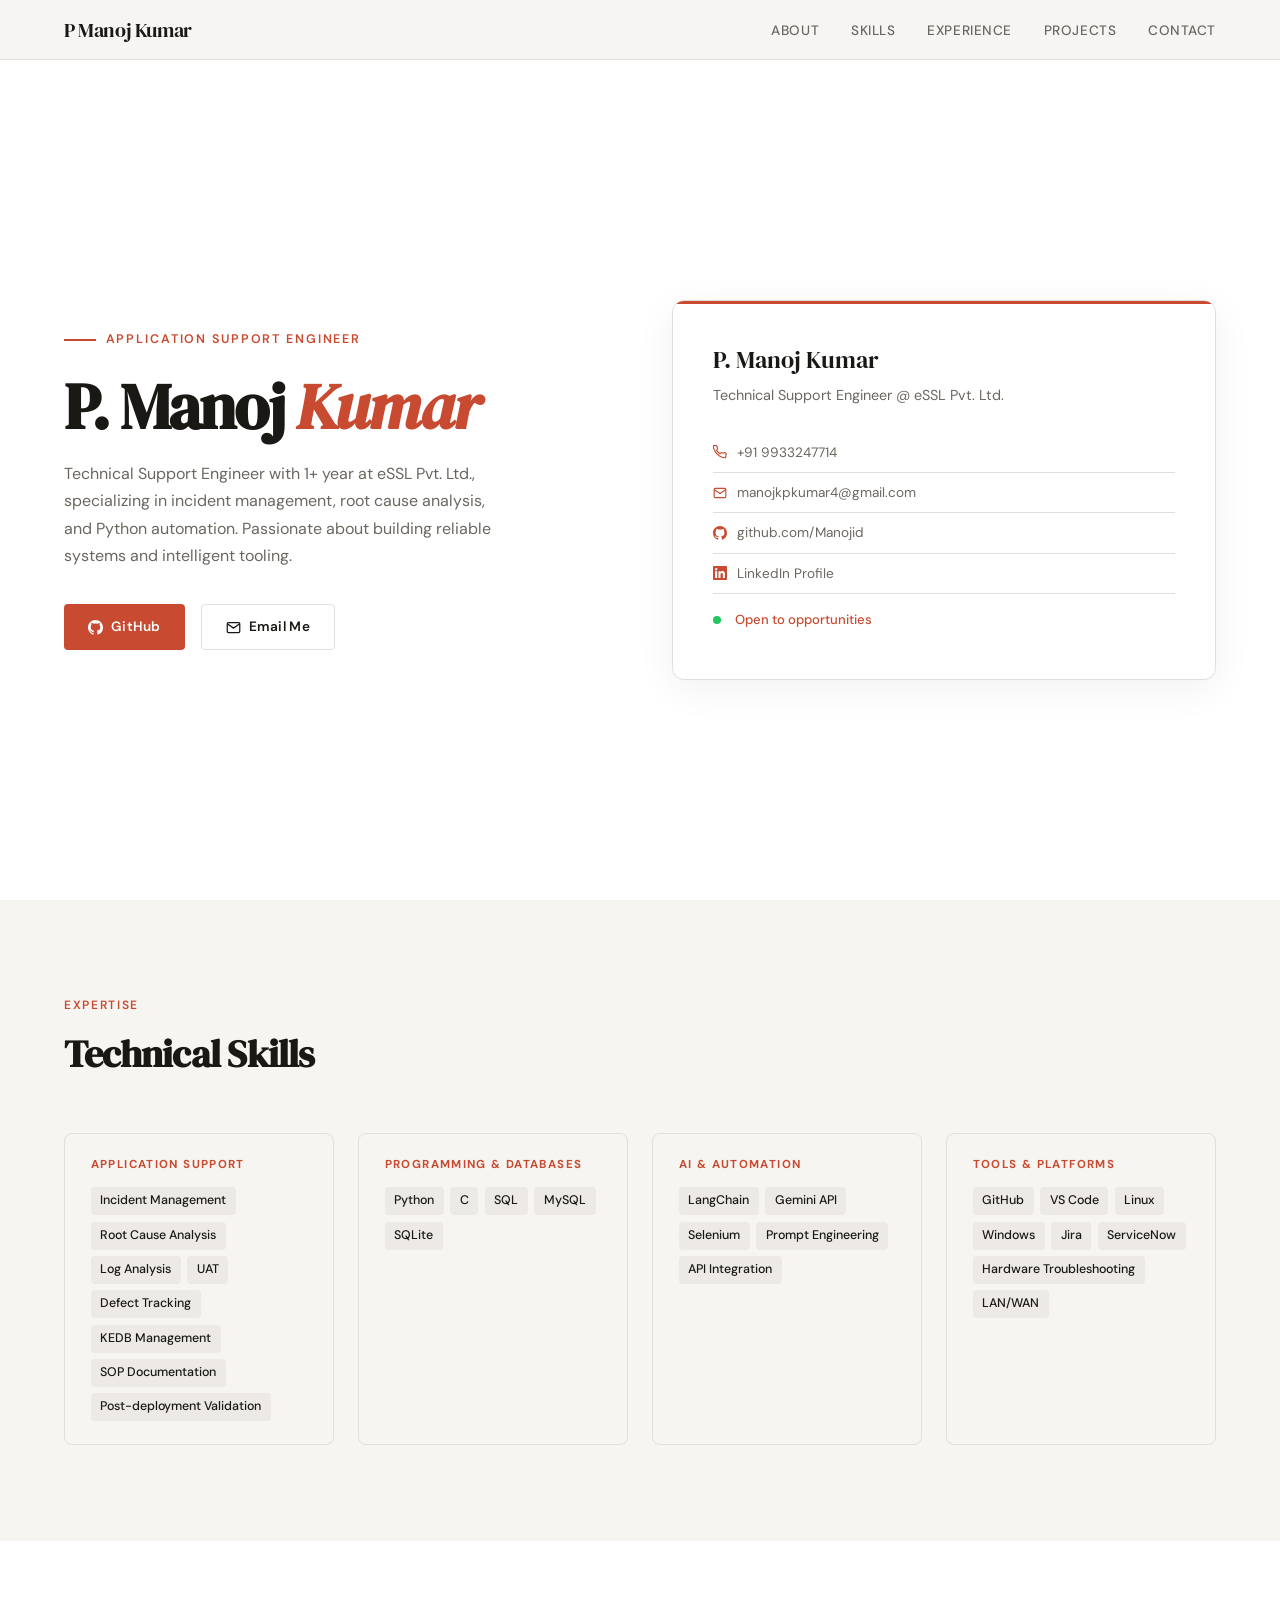
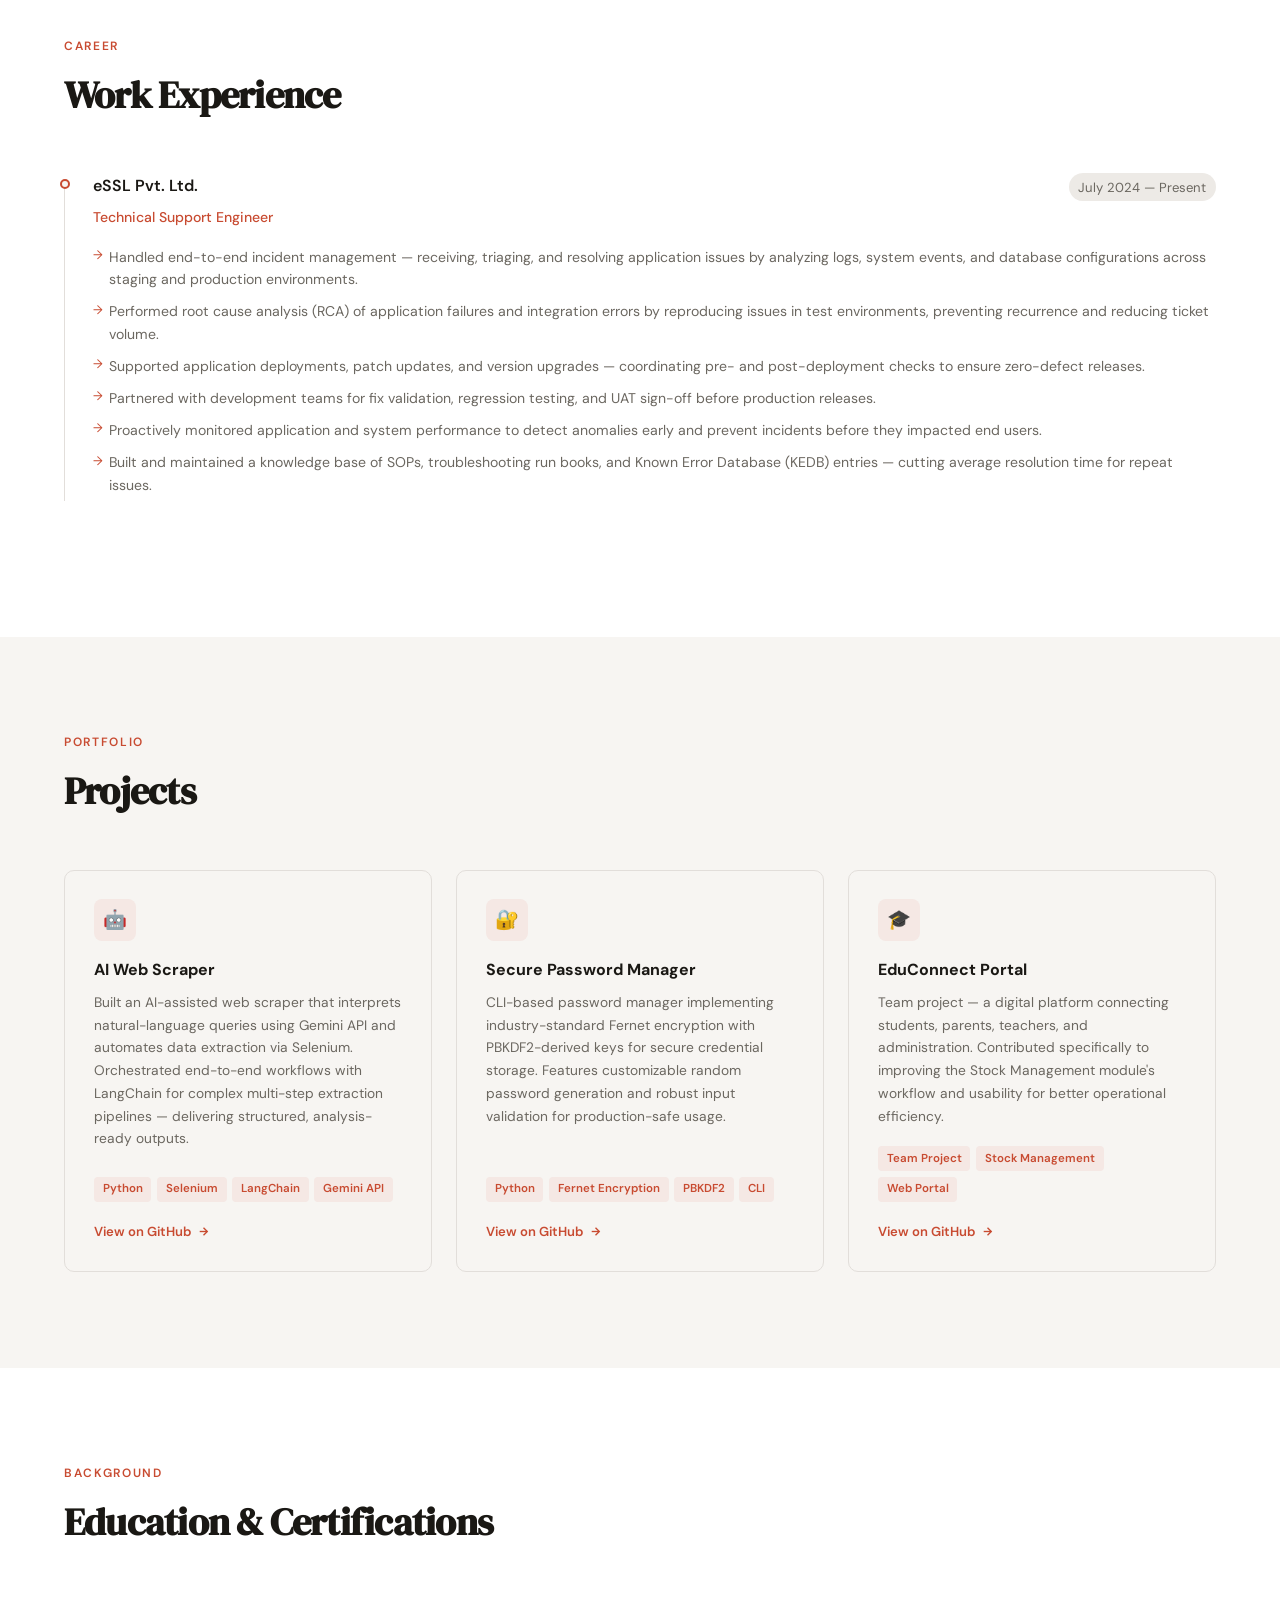
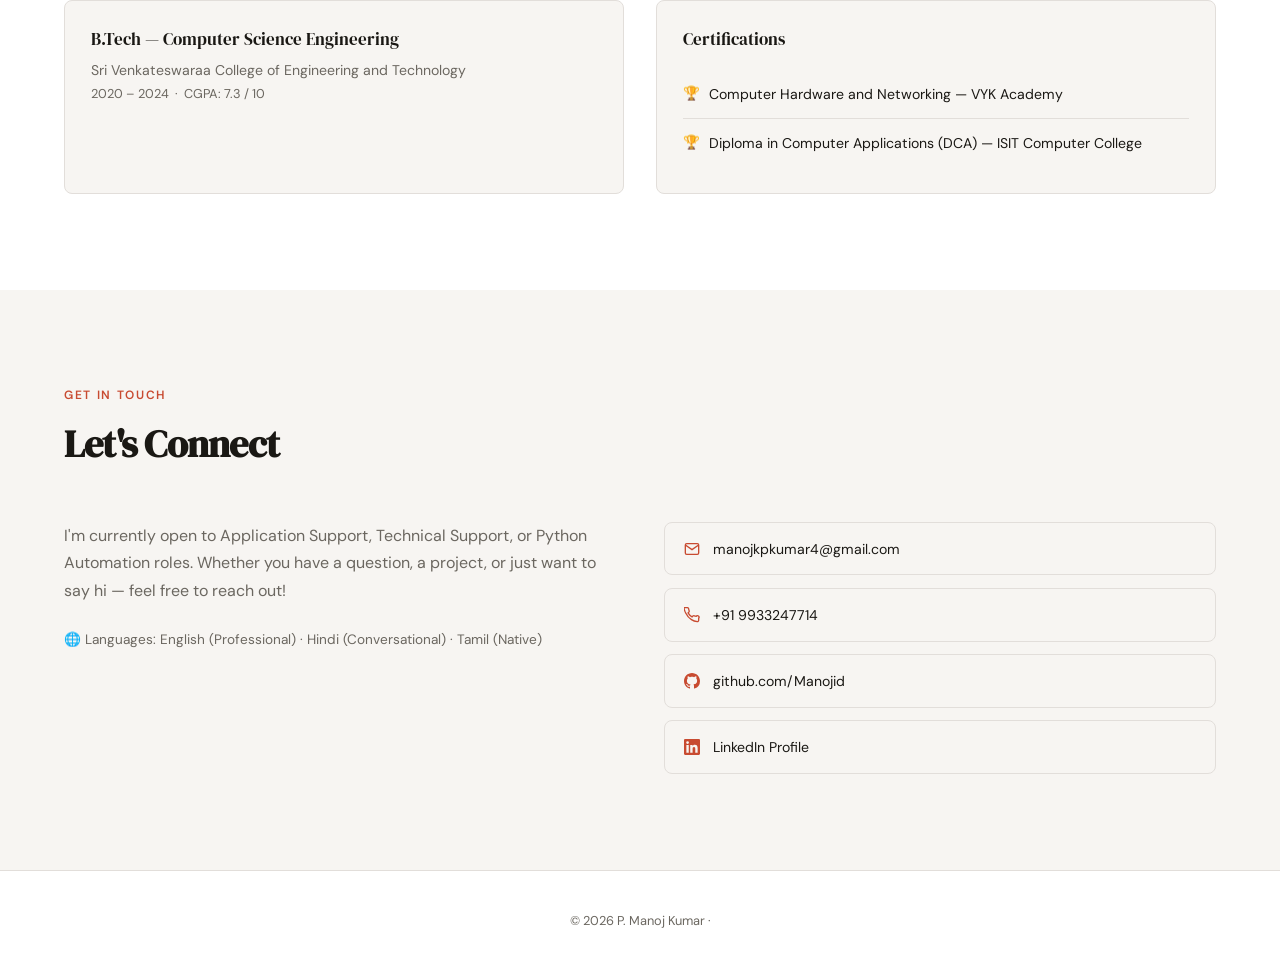
<file: Portfolio.html>
<!DOCTYPE html>
<html lang="en">
<head>
<meta charset="UTF-8"/>
<meta name="viewport" content="width=device-width, initial-scale=1.0"/>
<title>P. Manoj Kumar — Application Support Engineer</title>
<link href="https://fonts.googleapis.com/css2?family=DM+Serif+Display:ital@0;1&family=DM+Sans:wght@300;400;500;600&display=swap" rel="stylesheet"/>
<style>
  *, *::before, *::after { box-sizing: border-box; margin: 0; padding: 0; }

  :root {
    --bg: #f7f5f2;
    --surface: #ffffff;
    --ink: #1a1814;
    --ink-muted: #6b6760;
    --accent: #c84b31;
    --accent-light: #f5e8e4;
    --border: #e2deda;
    --tag-bg: #edeae6;
  }

  html { scroll-behavior: smooth; }

  body {
    font-family: 'DM Sans', sans-serif;
    background: var(--bg);
    color: var(--ink);
    line-height: 1.6;
    font-size: 15px;
  }

  nav {
    position: fixed; top: 0; width: 100%; z-index: 100;
    background: rgba(247,245,242,0.92);
    backdrop-filter: blur(12px);
    border-bottom: 1px solid var(--border);
    padding: 0 5%;
    display: flex; align-items: center; justify-content: space-between;
    height: 60px;
  }
  .nav-logo {
    font-family: 'DM Serif Display', serif;
    font-size: 1.25rem;
    color: var(--ink);
    text-decoration: none;
    letter-spacing: -0.02em;
  }
  .nav-links { display: flex; gap: 2rem; list-style: none; }
  .nav-links a {
    font-size: 0.85rem; font-weight: 500; color: var(--ink-muted);
    text-decoration: none; letter-spacing: 0.04em; text-transform: uppercase;
    transition: color 0.2s;
  }
  .nav-links a:hover { color: var(--accent); }

  .hero {
    min-height: 100vh;
    display: grid;
    grid-template-columns: 1fr 1fr;
    align-items: center;
    padding: 80px 5% 0;
    gap: 4rem;
  }
  .hero-text { animation: fadeUp 0.8s ease both; }
  .hero-eyebrow {
    font-size: 0.78rem; font-weight: 600;
    text-transform: uppercase; letter-spacing: 0.15em;
    color: var(--accent);
    display: flex; align-items: center; gap: 0.6rem;
    margin-bottom: 1.4rem;
  }
  .hero-eyebrow::before {
    content: ''; display: inline-block;
    width: 32px; height: 2px; background: var(--accent);
  }
  h1 {
    font-family: 'DM Serif Display', serif;
    font-size: clamp(2.8rem, 5vw, 4.2rem);
    line-height: 1.08;
    letter-spacing: -0.03em;
    color: var(--ink);
    margin-bottom: 1.2rem;
  }
  h1 em { font-style: italic; color: var(--accent); }
  .hero-desc {
    font-size: 1rem; color: var(--ink-muted);
    max-width: 440px; line-height: 1.7;
    margin-bottom: 2.2rem;
  }
  .hero-actions { display: flex; gap: 1rem; flex-wrap: wrap; }
  .btn {
    display: inline-flex; align-items: center; gap: 0.5rem;
    padding: 0.7rem 1.5rem; border-radius: 4px;
    font-size: 0.85rem; font-weight: 600;
    text-decoration: none; letter-spacing: 0.02em;
    transition: all 0.2s;
  }
  .btn-primary { background: var(--accent); color: #fff; }
  .btn-primary:hover { background: #b03a23; transform: translateY(-1px); }
  .btn-outline { border: 1.5px solid var(--border); color: var(--ink); background: transparent; }
  .btn-outline:hover { border-color: var(--accent); color: var(--accent); transform: translateY(-1px); }

  .hero-card {
    animation: fadeUp 0.8s 0.2s ease both;
    background: var(--surface);
    border: 1px solid var(--border);
    border-radius: 12px;
    padding: 2.5rem;
    box-shadow: 0 8px 40px rgba(0,0,0,0.06);
    position: relative; overflow: hidden;
  }
  .hero-card::before {
    content: ''; position: absolute; top: 0; left: 0; right: 0;
    height: 3px; background: var(--accent);
  }
  .hero-card-name { font-family: 'DM Serif Display', serif; font-size: 1.5rem; margin-bottom: 0.3rem; }
  .hero-card-role { color: var(--ink-muted); font-size: 0.9rem; margin-bottom: 1.6rem; }
  .info-row {
    display: flex; align-items: center; gap: 0.6rem;
    font-size: 0.85rem; color: var(--ink-muted);
    padding: 0.55rem 0; border-bottom: 1px solid var(--border);
  }
  .info-row:last-child { border-bottom: none; }
  .info-row svg { flex-shrink: 0; color: var(--accent); }
  .info-row a { color: var(--ink-muted); text-decoration: none; }
  .info-row a:hover { color: var(--accent); }
  .status-dot {
    display: inline-block; width: 8px; height: 8px;
    border-radius: 50%; background: #22c55e;
    margin-right: 4px; animation: pulse 2s infinite;
  }
  @keyframes pulse { 0%,100%{opacity:1} 50%{opacity:0.4} }

  section { padding: 6rem 5%; }
  section:nth-child(even) { background: var(--surface); }

  .section-header { margin-bottom: 3rem; }
  .section-label {
    font-size: 0.75rem; font-weight: 600;
    text-transform: uppercase; letter-spacing: 0.14em;
    color: var(--accent); margin-bottom: 0.5rem;
  }
  h2 {
    font-family: 'DM Serif Display', serif;
    font-size: clamp(1.8rem, 3vw, 2.4rem);
    letter-spacing: -0.02em; color: var(--ink);
  }

  .skills-grid {
    display: grid;
    grid-template-columns: repeat(auto-fill, minmax(260px, 1fr));
    gap: 1.5rem;
  }
  .skill-card {
    background: var(--bg); border: 1px solid var(--border);
    border-radius: 8px; padding: 1.4rem 1.6rem;
    transition: box-shadow 0.2s, transform 0.2s;
  }
  .skill-card:hover { transform: translateY(-3px); box-shadow: 0 8px 24px rgba(0,0,0,0.08); }
  .skill-card-title {
    font-size: 0.72rem; font-weight: 700;
    text-transform: uppercase; letter-spacing: 0.12em;
    color: var(--accent); margin-bottom: 0.8rem;
  }
  .tags { display: flex; flex-wrap: wrap; gap: 0.4rem; }
  .tag { background: var(--tag-bg); color: var(--ink); font-size: 0.78rem; padding: 0.25rem 0.6rem; border-radius: 4px; font-weight: 500; }

  .timeline { position: relative; padding-left: 1.8rem; }
  .timeline::before { content: ''; position: absolute; left: 0; top: 8px; bottom: 0; width: 1px; background: var(--border); }
  .timeline-item { position: relative; margin-bottom: 2.5rem; }
  .timeline-dot { position: absolute; left: -2.05rem; top: 6px; width: 10px; height: 10px; border-radius: 50%; border: 2px solid var(--accent); background: var(--bg); }
  .tl-header { display: flex; justify-content: space-between; align-items: flex-start; flex-wrap: wrap; gap: 0.3rem; margin-bottom: 0.3rem; }
  .tl-company { font-weight: 600; font-size: 1rem; }
  .tl-date { font-size: 0.82rem; color: var(--ink-muted); background: var(--tag-bg); padding: 0.2rem 0.6rem; border-radius: 20px; }
  .tl-role { font-size: 0.88rem; color: var(--accent); font-weight: 500; margin-bottom: 0.8rem; }
  .tl-bullets { list-style: none; padding: 0; }
  .tl-bullets li { font-size: 0.88rem; color: var(--ink-muted); padding: 0.3rem 0; padding-left: 1rem; position: relative; line-height: 1.6; }
  .tl-bullets li::before { content: '→'; position: absolute; left: 0; color: var(--accent); font-size: 0.78rem; top: 0.32rem; }

  .projects-grid { display: grid; grid-template-columns: repeat(auto-fill, minmax(300px, 1fr)); gap: 1.5rem; }
  .project-card {
    background: var(--bg); border: 1px solid var(--border);
    border-radius: 10px; padding: 1.8rem;
    transition: box-shadow 0.2s, transform 0.2s;
    display: flex; flex-direction: column;
  }
  .project-card:hover { transform: translateY(-4px); box-shadow: 0 12px 32px rgba(0,0,0,0.09); }
  .project-icon { width: 42px; height: 42px; background: var(--accent-light); border-radius: 8px; display: flex; align-items: center; justify-content: center; margin-bottom: 1rem; font-size: 1.2rem; }
  .project-title { font-weight: 700; font-size: 1rem; margin-bottom: 0.5rem; }
  .project-desc { font-size: 0.86rem; color: var(--ink-muted); line-height: 1.65; flex: 1; margin-bottom: 1.2rem; }
  .project-stack { display: flex; flex-wrap: wrap; gap: 0.35rem; margin-bottom: 1.2rem; }
  .stack-tag { font-size: 0.72rem; font-weight: 600; background: var(--accent-light); color: var(--accent); padding: 0.2rem 0.55rem; border-radius: 4px; }
  .project-link { display: inline-flex; align-items: center; gap: 0.4rem; font-size: 0.82rem; font-weight: 600; color: var(--accent); text-decoration: none; margin-top: auto; transition: gap 0.2s; }
  .project-link:hover { gap: 0.7rem; }

  .edu-grid { display: grid; grid-template-columns: 1fr 1fr; gap: 2rem; }
  .edu-card { background: var(--bg); border: 1px solid var(--border); border-radius: 8px; padding: 1.6rem; }
  .edu-degree { font-family: 'DM Serif Display', serif; font-size: 1.05rem; margin-bottom: 0.3rem; }
  .edu-school { font-size: 0.88rem; color: var(--ink-muted); margin-bottom: 0.2rem; }
  .edu-meta { font-size: 0.8rem; color: var(--ink-muted); }
  .cert-list { list-style: none; padding: 0; }
  .cert-list li { padding: 0.8rem 0; border-bottom: 1px solid var(--border); font-size: 0.88rem; display: flex; align-items: center; gap: 0.6rem; }
  .cert-list li:last-child { border-bottom: none; }
  .cert-list li::before { content: '🏆'; font-size: 0.85rem; }

  .contact-grid { display: grid; grid-template-columns: 1fr 1fr; gap: 3rem; align-items: start; }
  .contact-intro { font-size: 1rem; color: var(--ink-muted); line-height: 1.7; }
  .contact-links { display: flex; flex-direction: column; gap: 0.8rem; }
  .contact-item { display: flex; align-items: center; gap: 0.8rem; padding: 0.9rem 1.2rem; background: var(--bg); border: 1px solid var(--border); border-radius: 8px; text-decoration: none; color: var(--ink); font-size: 0.88rem; transition: border-color 0.2s, transform 0.2s; }
  .contact-item:hover { border-color: var(--accent); transform: translateX(4px); }
  .contact-item svg { color: var(--accent); flex-shrink: 0; }

  footer { text-align: center; padding: 2.5rem 5%; font-size: 0.8rem; color: var(--ink-muted); border-top: 1px solid var(--border); background: var(--surface); }

  @keyframes fadeUp { from { opacity: 0; transform: translateY(24px); } to { opacity: 1; transform: translateY(0); } }
  .fade-in { opacity: 0; transform: translateY(20px); transition: opacity 0.6s ease, transform 0.6s ease; }
  .fade-in.visible { opacity: 1; transform: none; }

  @media (max-width: 768px) {
    .hero { grid-template-columns: 1fr; min-height: auto; padding-top: 100px; gap: 2rem; }
    .edu-grid, .contact-grid { grid-template-columns: 1fr; }
    .nav-links { display: none; }
  }
</style>
</head>
<body>

<nav>
  <a class="nav-logo" href="#">P Manoj Kumar</a>
  <ul class="nav-links">
    <li><a href="#about">About</a></li>
    <li><a href="#skills">Skills</a></li>
    <li><a href="#experience">Experience</a></li>
    <li><a href="#projects">Projects</a></li>
    <li><a href="#contact">Contact</a></li>
  </ul>
</nav>

<section class="hero" id="about">
  <div class="hero-text">
    <div class="hero-eyebrow">Application Support Engineer</div>
    <h1>P. Manoj <em>Kumar</em></h1>
    <p class="hero-desc">
      Technical Support Engineer with 1+ year at eSSL Pvt. Ltd., specializing in incident management, root cause analysis, and Python automation. Passionate about building reliable systems and intelligent tooling.
    </p>
    <div class="hero-actions">
      <a class="btn btn-primary" href="https://github.com/Manojid/" target="_blank">
        <svg width="15" height="15" fill="currentColor" viewBox="0 0 24 24"><path d="M12 0C5.37 0 0 5.37 0 12c0 5.31 3.435 9.795 8.205 11.385.6.105.825-.255.825-.57 0-.285-.015-1.23-.015-2.235-3.015.555-3.795-.735-4.035-1.41-.135-.345-.72-1.41-1.23-1.695-.42-.225-1.02-.78-.015-.795.945-.015 1.62.87 1.845 1.23 1.08 1.815 2.805 1.305 3.495.99.105-.78.42-1.305.765-1.605-2.67-.3-5.46-1.335-5.46-5.925 0-1.305.465-2.385 1.23-3.225-.12-.3-.54-1.53.12-3.18 0 0 1.005-.315 3.3 1.23.96-.27 1.98-.405 3-.405s2.04.135 3 .405c2.295-1.56 3.3-1.23 3.3-1.23.66 1.65.24 2.88.12 3.18.765.84 1.23 1.905 1.23 3.225 0 4.605-2.805 5.625-5.475 5.925.435.375.81 1.095.81 2.22 0 1.605-.015 2.895-.015 3.3 0 .315.225.69.825.57A12.02 12.02 0 0024 12c0-6.63-5.37-12-12-12z"/></svg>
        GitHub
      </a>
      <a class="btn btn-outline" href="mailto:manojkpkumar4@gmail.com">
        <svg width="15" height="15" fill="none" stroke="currentColor" stroke-width="2" viewBox="0 0 24 24"><path d="M4 4h16c1.1 0 2 .9 2 2v12c0 1.1-.9 2-2 2H4c-1.1 0-2-.9-2-2V6c0-1.1.9-2 2-2z"/><polyline points="22,6 12,13 2,6"/></svg>
        Email Me
      </a>
    </div>
  </div>

  <div class="hero-card">
    <div class="hero-card-name">P. Manoj Kumar</div>
    <div class="hero-card-role">Technical Support Engineer @ eSSL Pvt. Ltd.</div>
    <div class="info-row">
      <svg width="14" height="14" fill="none" stroke="currentColor" stroke-width="2" viewBox="0 0 24 24"><path d="M22 16.92v3a2 2 0 01-2.18 2 19.79 19.79 0 01-8.63-3.07A19.5 19.5 0 013.07 9.81a19.79 19.79 0 01-3.07-8.67A2 2 0 012 .99h3a2 2 0 012 1.72c.127.96.361 1.903.7 2.81a2 2 0 01-.45 2.11L6.09 8.91a16 16 0 006 6l1.27-1.27a2 2 0 012.11-.45c.907.339 1.85.573 2.81.7A2 2 0 0122 16.92z"/></svg>
      +91 9933247714
    </div>
    <div class="info-row">
      <svg width="14" height="14" fill="none" stroke="currentColor" stroke-width="2" viewBox="0 0 24 24"><path d="M4 4h16c1.1 0 2 .9 2 2v12c0 1.1-.9 2-2 2H4c-1.1 0-2-.9-2-2V6c0-1.1.9-2 2-2z"/><polyline points="22,6 12,13 2,6"/></svg>
      <a href="mailto:manojkpkumar4@gmail.com">manojkpkumar4@gmail.com</a>
    </div>
    <div class="info-row">
      <svg width="14" height="14" fill="currentColor" viewBox="0 0 24 24"><path d="M12 0C5.37 0 0 5.37 0 12c0 5.31 3.435 9.795 8.205 11.385.6.105.825-.255.825-.57 0-.285-.015-1.23-.015-2.235-3.015.555-3.795-.735-4.035-1.41-.135-.345-.72-1.41-1.23-1.695-.42-.225-1.02-.78-.015-.795.945-.015 1.62.87 1.845 1.23 1.08 1.815 2.805 1.305 3.495.99.105-.78.42-1.305.765-1.605-2.67-.3-5.46-1.335-5.46-5.925 0-1.305.465-2.385 1.23-3.225-.12-.3-.54-1.53.12-3.18 0 0 1.005-.315 3.3 1.23.96-.27 1.98-.405 3-.405s2.04.135 3 .405c2.295-1.56 3.3-1.23 3.3-1.23.66 1.65.24 2.88.12 3.18.765.84 1.23 1.905 1.23 3.225 0 4.605-2.805 5.625-5.475 5.925.435.375.81 1.095.81 2.22 0 1.605-.015 2.895-.015 3.3 0 .315.225.69.825.57A12.02 12.02 0 0024 12c0-6.63-5.37-12-12-12z"/></svg>
      <a href="https://github.com/Manojid/" target="_blank">github.com/Manojid</a>
    </div>
    <div class="info-row">
      <svg width="14" height="14" fill="currentColor" viewBox="0 0 24 24"><path d="M20.447 20.452h-3.554v-5.569c0-1.328-.027-3.037-1.852-3.037-1.853 0-2.136 1.445-2.136 2.939v5.667H9.351V9h3.414v1.561h.046c.477-.9 1.637-1.85 3.37-1.85 3.601 0 4.267 2.37 4.267 5.455v6.286zM5.337 7.433a2.062 2.062 0 01-2.063-2.065 2.064 2.064 0 112.063 2.065zm1.782 13.019H3.555V9h3.564v11.452zM22.225 0H1.771C.792 0 0 .774 0 1.729v20.542C0 23.227.792 24 1.771 24h20.451C23.2 24 24 23.227 24 22.271V1.729C24 .774 23.2 0 22.222 0h.003z"/></svg>
      <a href="https://linkedin.com/in/p-manoj-kumar-380a35276" target="_blank">LinkedIn Profile</a>
    </div>
    <div class="info-row" style="margin-top:0.4rem">
      <span class="status-dot"></span>
      <span style="font-size:0.82rem;color:var(--accent);font-weight:500">Open to opportunities</span>
    </div>
  </div>
</section>

<section id="skills">
  <div class="section-header fade-in">
    <div class="section-label">Expertise</div>
    <h2>Technical Skills</h2>
  </div>
  <div class="skills-grid">
    <div class="skill-card fade-in">
      <div class="skill-card-title">Application Support</div>
      <div class="tags">
        <span class="tag">Incident Management</span><span class="tag">Root Cause Analysis</span><span class="tag">Log Analysis</span><span class="tag">UAT</span><span class="tag">Defect Tracking</span><span class="tag">KEDB Management</span><span class="tag">SOP Documentation</span><span class="tag">Post-deployment Validation</span>
      </div>
    </div>
    <div class="skill-card fade-in">
      <div class="skill-card-title">Programming & Databases</div>
      <div class="tags">
        <span class="tag">Python</span><span class="tag">C</span><span class="tag">SQL</span><span class="tag">MySQL</span><span class="tag">SQLite</span>
      </div>
    </div>
    <div class="skill-card fade-in">
      <div class="skill-card-title">AI & Automation</div>
      <div class="tags">
        <span class="tag">LangChain</span><span class="tag">Gemini API</span><span class="tag">Selenium</span><span class="tag">Prompt Engineering</span><span class="tag">API Integration</span>
      </div>
    </div>
    <div class="skill-card fade-in">
      <div class="skill-card-title">Tools & Platforms</div>
      <div class="tags">
        <span class="tag">GitHub</span><span class="tag">VS Code</span><span class="tag">Linux</span><span class="tag">Windows</span><span class="tag">Jira</span><span class="tag">ServiceNow</span><span class="tag">Hardware Troubleshooting</span><span class="tag">LAN/WAN</span>
      </div>
    </div>
  </div>
</section>

<section id="experience">
  <div class="section-header fade-in">
    <div class="section-label">Career</div>
    <h2>Work Experience</h2>
  </div>
  <div class="timeline">
    <div class="timeline-item fade-in">
      <div class="timeline-dot"></div>
      <div class="tl-header">
        <span class="tl-company">eSSL Pvt. Ltd.</span>
        <span class="tl-date">July 2024 — Present</span>
      </div>
      <div class="tl-role">Technical Support Engineer</div>
      <ul class="tl-bullets">
        <li>Handled end-to-end incident management — receiving, triaging, and resolving application issues by analyzing logs, system events, and database configurations across staging and production environments.</li>
        <li>Performed root cause analysis (RCA) of application failures and integration errors by reproducing issues in test environments, preventing recurrence and reducing ticket volume.</li>
        <li>Supported application deployments, patch updates, and version upgrades — coordinating pre- and post-deployment checks to ensure zero-defect releases.</li>
        <li>Partnered with development teams for fix validation, regression testing, and UAT sign-off before production releases.</li>
        <li>Proactively monitored application and system performance to detect anomalies early and prevent incidents before they impacted end users.</li>
        <li>Built and maintained a knowledge base of SOPs, troubleshooting run books, and Known Error Database (KEDB) entries — cutting average resolution time for repeat issues.</li>
      </ul>
    </div>
  </div>
</section>

<section id="projects">
  <div class="section-header fade-in">
    <div class="section-label">Portfolio</div>
    <h2>Projects</h2>
  </div>
  <div class="projects-grid">
    <div class="project-card fade-in">
      <div class="project-icon">🤖</div>
      <div class="project-title">AI Web Scraper</div>
      <p class="project-desc">Built an AI-assisted web scraper that interprets natural-language queries using Gemini API and automates data extraction via Selenium. Orchestrated end-to-end workflows with LangChain for complex multi-step extraction pipelines — delivering structured, analysis-ready outputs.</p>
      <div class="project-stack">
        <span class="stack-tag">Python</span><span class="stack-tag">Selenium</span><span class="stack-tag">LangChain</span><span class="stack-tag">Gemini API</span>
      </div>
      <a class="project-link" href="https://github.com/Manojid/" target="_blank">View on GitHub <svg width="13" height="13" fill="none" stroke="currentColor" stroke-width="2.5" viewBox="0 0 24 24"><line x1="5" y1="12" x2="19" y2="12"/><polyline points="12 5 19 12 12 19"/></svg></a>
    </div>
    <div class="project-card fade-in">
      <div class="project-icon">🔐</div>
      <div class="project-title">Secure Password Manager</div>
      <p class="project-desc">CLI-based password manager implementing industry-standard Fernet encryption with PBKDF2-derived keys for secure credential storage. Features customizable random password generation and robust input validation for production-safe usage.</p>
      <div class="project-stack">
        <span class="stack-tag">Python</span><span class="stack-tag">Fernet Encryption</span><span class="stack-tag">PBKDF2</span><span class="stack-tag">CLI</span>
      </div>
      <a class="project-link" href="https://github.com/Manojid/" target="_blank">View on GitHub <svg width="13" height="13" fill="none" stroke="currentColor" stroke-width="2.5" viewBox="0 0 24 24"><line x1="5" y1="12" x2="19" y2="12"/><polyline points="12 5 19 12 12 19"/></svg></a>
    </div>
    <div class="project-card fade-in">
      <div class="project-icon">🎓</div>
      <div class="project-title">EduConnect Portal</div>
      <p class="project-desc">Team project — a digital platform connecting students, parents, teachers, and administration. Contributed specifically to improving the Stock Management module's workflow and usability for better operational efficiency.</p>
      <div class="project-stack">
        <span class="stack-tag">Team Project</span><span class="stack-tag">Stock Management</span><span class="stack-tag">Web Portal</span>
      </div>
      <a class="project-link" href="https://github.com/Manojid/" target="_blank">View on GitHub <svg width="13" height="13" fill="none" stroke="currentColor" stroke-width="2.5" viewBox="0 0 24 24"><line x1="5" y1="12" x2="19" y2="12"/><polyline points="12 5 19 12 12 19"/></svg></a>
    </div>
  </div>
</section>

<section id="education">
  <div class="section-header fade-in">
    <div class="section-label">Background</div>
    <h2>Education & Certifications</h2>
  </div>
  <div class="edu-grid fade-in">
    <div class="edu-card">
      <div class="edu-degree">B.Tech — Computer Science Engineering</div>
      <div class="edu-school">Sri Venkateswaraa College of Engineering and Technology</div>
      <div class="edu-meta">2020 – 2024 &nbsp;·&nbsp; CGPA: 7.3 / 10</div>
    </div>
    <div class="edu-card">
      <div class="edu-degree" style="margin-bottom:1rem">Certifications</div>
      <ul class="cert-list">
        <li>Computer Hardware and Networking — VYK Academy</li>
        <li>Diploma in Computer Applications (DCA) — ISIT Computer College</li>
      </ul>
    </div>
  </div>
</section>

<section id="contact">
  <div class="section-header fade-in">
    <div class="section-label">Get in Touch</div>
    <h2>Let's Connect</h2>
  </div>
  <div class="contact-grid fade-in">
    <div>
      <p class="contact-intro">I'm currently open to Application Support, Technical Support, or Python Automation roles. Whether you have a question, a project, or just want to say hi — feel free to reach out!</p>
      <br/>
      <p class="contact-intro" style="font-size:0.85rem">🌐 Languages: English (Professional) · Hindi (Conversational) · Tamil (Native)</p>
    </div>
    <div class="contact-links">
      <a class="contact-item" href="mailto:manojkpkumar4@gmail.com">
        <svg width="16" height="16" fill="none" stroke="currentColor" stroke-width="2" viewBox="0 0 24 24"><path d="M4 4h16c1.1 0 2 .9 2 2v12c0 1.1-.9 2-2 2H4c-1.1 0-2-.9-2-2V6c0-1.1.9-2 2-2z"/><polyline points="22,6 12,13 2,6"/></svg>
        manojkpkumar4@gmail.com
      </a>
      <a class="contact-item" href="tel:+919933247714">
        <svg width="16" height="16" fill="none" stroke="currentColor" stroke-width="2" viewBox="0 0 24 24"><path d="M22 16.92v3a2 2 0 01-2.18 2 19.79 19.79 0 01-8.63-3.07A19.5 19.5 0 013.07 9.81a19.79 19.79 0 01-3.07-8.67A2 2 0 012 .99h3a2 2 0 012 1.72c.127.96.361 1.903.7 2.81a2 2 0 01-.45 2.11L6.09 8.91a16 16 0 006 6l1.27-1.27a2 2 0 012.11-.45c.907.339 1.85.573 2.81.7A2 2 0 0122 16.92z"/></svg>
        +91 9933247714
      </a>
      <a class="contact-item" href="https://github.com/Manojid/" target="_blank">
        <svg width="16" height="16" fill="currentColor" viewBox="0 0 24 24"><path d="M12 0C5.37 0 0 5.37 0 12c0 5.31 3.435 9.795 8.205 11.385.6.105.825-.255.825-.57 0-.285-.015-1.23-.015-2.235-3.015.555-3.795-.735-4.035-1.41-.135-.345-.72-1.41-1.23-1.695-.42-.225-1.02-.78-.015-.795.945-.015 1.62.87 1.845 1.23 1.08 1.815 2.805 1.305 3.495.99.105-.78.42-1.305.765-1.605-2.67-.3-5.46-1.335-5.46-5.925 0-1.305.465-2.385 1.23-3.225-.12-.3-.54-1.53.12-3.18 0 0 1.005-.315 3.3 1.23.96-.27 1.98-.405 3-.405s2.04.135 3 .405c2.295-1.56 3.3-1.23 3.3-1.23.66 1.65.24 2.88.12 3.18.765.84 1.23 1.905 1.23 3.225 0 4.605-2.805 5.625-5.475 5.925.435.375.81 1.095.81 2.22 0 1.605-.015 2.895-.015 3.3 0 .315.225.69.825.57A12.02 12.02 0 0024 12c0-6.63-5.37-12-12-12z"/></svg>
        github.com/Manojid
      </a>
      <a class="contact-item" href="https://linkedin.com/in/p-manoj-kumar-380a35276" target="_blank">
        <svg width="16" height="16" fill="currentColor" viewBox="0 0 24 24"><path d="M20.447 20.452h-3.554v-5.569c0-1.328-.027-3.037-1.852-3.037-1.853 0-2.136 1.445-2.136 2.939v5.667H9.351V9h3.414v1.561h.046c.477-.9 1.637-1.85 3.37-1.85 3.601 0 4.267 2.37 4.267 5.455v6.286zM5.337 7.433a2.062 2.062 0 01-2.063-2.065 2.064 2.064 0 112.063 2.065zm1.782 13.019H3.555V9h3.564v11.452zM22.225 0H1.771C.792 0 0 .774 0 1.729v20.542C0 23.227.792 24 1.771 24h20.451C23.2 24 24 23.227 24 22.271V1.729C24 .774 23.2 0 22.222 0h.003z"/></svg>
        LinkedIn Profile
      </a>
    </div>
  </div>
</section>

<footer>
  <p>© 2026 P. Manoj Kumar · </p>
</footer>

<script>
  const observer = new IntersectionObserver((entries) => {
    entries.forEach(e => { if (e.isIntersecting) e.target.classList.add('visible'); });
  }, { threshold: 0.12 });
  document.querySelectorAll('.fade-in').forEach(el => observer.observe(el));
</script>
</body>
</html>
</file>
<file: style.css>
/* 1. CSS VARIABLES & COLOR SYSTEM */
:root {
  /* Font Families */
  --font-sans: 'Plus Jakarta Sans', -apple-system, BlinkMacSystemFont, 'Segoe UI', Roboto, sans-serif;
  --font-mono: 'JetBrains Mono', monospace;

  /* Typography Scale */
  --text-xs: 0.75rem;
  --text-sm: 0.875rem;
  --text-base: 1rem;
  --text-lg: 1.125rem;
  --text-xl: 1.25rem;
  --text-2xl: 1.5rem;
  --text-3xl: 1.875rem;
  --text-4xl: 2.25rem;
  --text-5xl: 3rem;
  --text-6xl: 3.75rem;

  /* Light Theme Color Palette */
  --color-bg: #f8fafc;
  --color-surface: #ffffff;
  --color-surface-translucent: rgba(255, 255, 255, 0.85);
  --color-surface-hover: #f1f5f9;

  --color-text-main: #0f172a;
  --color-text-body: #334155;
  --color-text-muted: #64748b;
  --color-text-light: #94a3b8;

  --color-border: #e2e8f0;
  --color-border-subtle: #edf2f7;
  --color-border-focus: #3b82f6;

  /* Brand Accents */
  --color-primary: #2563eb;
  --color-primary-hover: #1d4ed8;
  --color-primary-soft: #eff6ff;
  --color-primary-text: #1d4ed8;

  --color-accent-teal: #0d9488;
  --color-accent-teal-soft: #f0fdfa;

  --color-accent-purple: #7c3aed;
  --color-accent-purple-soft: #f5f3ff;

  --color-accent-amber: #d97706;
  --color-accent-amber-soft: #fffbeb;

  /* Shadows */
  --shadow-sm: 0 1px 2px 0 rgba(0, 0, 0, 0.05);
  --shadow-md: 0 4px 6px -1px rgba(15, 23, 42, 0.06), 0 2px 4px -2px rgba(15, 23, 42, 0.04);
  --shadow-lg: 0 10px 25px -3px rgba(15, 23, 42, 0.07), 0 4px 6px -4px rgba(15, 23, 42, 0.05);
  --shadow-xl: 0 20px 30px -8px rgba(15, 23, 42, 0.09), 0 8px 12px -6px rgba(15, 23, 42, 0.04);
  --shadow-highlight: 0 0 0 1px rgba(255, 255, 255, 0.8) inset;

  /* Transitions */
  --transition-fast: 150ms cubic-bezier(0.4, 0, 0.2, 1);
  --transition-normal: 250ms cubic-bezier(0.4, 0, 0.2, 1);
  --transition-smooth: 400ms cubic-bezier(0.16, 1, 0.3, 1);
  --transition-theme: 800ms cubic-bezier(0.16, 1, 0.3, 1);

  /* Radius */
  --radius-sm: 8px;
  --radius-md: 12px;
  --radius-lg: 18px;
  --radius-xl: 24px;
  --radius-full: 9999px;

  /* Layout */
  --container-max-width: 1200px;
  --header-height: 72px;

  /* Dynamic Ambient Background Defaults (Hero theme) */
  --active-bg-base: #f0f7ff;
  --active-bg-gradient: linear-gradient(160deg, #e4f0fe 0%, #edf5fe 35%, #f6faff 70%, #ffffff 100%);
  --active-orb-1-color: rgba(37, 99, 235, 0.32);
  --active-orb-1-x: 75%;
  --active-orb-1-y: 15%;
  --active-orb-1-size: 650px;

  --active-orb-2-color: rgba(99, 102, 241, 0.25);
  --active-orb-2-x: 20%;
  --active-orb-2-y: 65%;
  --active-orb-2-size: 550px;

  /* Quantum Cursor Theme Variables (Default / Hero) */
  --cursor-color: #2563eb;
  --cursor-rgb: 37, 99, 235;
  --cursor-glow: rgba(37, 99, 235, 0.75);
  --cursor-ring: rgba(37, 99, 235, 0.5);
  --cursor-aura: rgba(37, 99, 235, 0.12);
}

/* ===================================================================
   2. DYNAMIC SCROLL BACKGROUND THEMES (VISIBLE & PROMINENT)
   =================================================================== */
body[data-active-theme="hero"] {
  --active-bg-base: #eef6ff;
  --active-bg-gradient: linear-gradient(160deg, #e1effe 0%, #edf5fe 35%, #f6faff 70%, #ffffff 100%);
  --active-orb-1-color: rgba(37, 99, 235, 0.35);
  --active-orb-1-x: 78%;
  --active-orb-1-y: 18%;
  --active-orb-1-size: 650px;
  --active-orb-2-color: rgba(99, 102, 241, 0.26);
  --active-orb-2-x: 18%;
  --active-orb-2-y: 55%;
  --active-orb-2-size: 550px;
  --cursor-color: #2563eb;
  --cursor-rgb: 37, 99, 235;
  --cursor-glow: rgba(37, 99, 235, 0.75);
  --cursor-ring: rgba(37, 99, 235, 0.5);
  --cursor-aura: rgba(37, 99, 235, 0.12);
}

body[data-active-theme="about"] {
  --active-bg-base: #eafbf1;
  --active-bg-gradient: linear-gradient(160deg, #def7e8 0%, #eafbf1 35%, #f4fdf8 70%, #ffffff 100%);
  --active-orb-1-color: rgba(16, 185, 129, 0.35);
  --active-orb-1-x: 18%;
  --active-orb-1-y: 35%;
  --active-orb-1-size: 680px;
  --active-orb-2-color: rgba(13, 148, 136, 0.28);
  --active-orb-2-x: 82%;
  --active-orb-2-y: 65%;
  --active-orb-2-size: 540px;
  --cursor-color: #10b981;
  --cursor-rgb: 16, 185, 129;
  --cursor-glow: rgba(16, 185, 129, 0.75);
  --cursor-ring: rgba(16, 185, 129, 0.5);
  --cursor-aura: rgba(16, 185, 129, 0.12);
}

body[data-active-theme="skills"] {
  --active-bg-base: #f3effe;
  --active-bg-gradient: linear-gradient(160deg, #ece5fd 0%, #f4effe 35%, #faf8ff 70%, #ffffff 100%);
  --active-orb-1-color: rgba(139, 92, 246, 0.38);
  --active-orb-1-x: 50%;
  --active-orb-1-y: 20%;
  --active-orb-1-size: 700px;
  --active-orb-2-color: rgba(217, 70, 239, 0.26);
  --active-orb-2-x: 85%;
  --active-orb-2-y: 75%;
  --active-orb-2-size: 550px;
  --cursor-color: #8b5cf6;
  --cursor-rgb: 139, 92, 246;
  --cursor-glow: rgba(139, 92, 246, 0.75);
  --cursor-ring: rgba(139, 92, 246, 0.5);
  --cursor-aura: rgba(139, 92, 246, 0.12);
}

body[data-active-theme="experience"] {
  --active-bg-base: #ebf4fa;
  --active-bg-gradient: linear-gradient(160deg, #e0eff8 0%, #ebf4fa 35%, #f5f9fc 70%, #ffffff 100%);
  --active-orb-1-color: rgba(14, 165, 233, 0.35);
  --active-orb-1-x: 25%;
  --active-orb-1-y: 40%;
  --active-orb-1-size: 660px;
  --active-orb-2-color: rgba(59, 130, 246, 0.28);
  --active-orb-2-x: 78%;
  --active-orb-2-y: 60%;
  --active-orb-2-size: 550px;
  --cursor-color: #0ea5e9;
  --cursor-rgb: 14, 165, 233;
  --cursor-glow: rgba(14, 165, 233, 0.75);
  --cursor-ring: rgba(14, 165, 233, 0.5);
  --cursor-aura: rgba(14, 165, 233, 0.12);
}

body[data-active-theme="projects"] {
  --active-bg-base: #fdf2e9;
  --active-bg-gradient: linear-gradient(160deg, #fde8d7 0%, #fdf2e9 35%, #fff9f5 70%, #ffffff 100%);
  --active-orb-1-color: rgba(249, 115, 22, 0.35);
  --active-orb-1-x: 75%;
  --active-orb-1-y: 25%;
  --active-orb-1-size: 680px;
  --active-orb-2-color: rgba(244, 63, 94, 0.25);
  --active-orb-2-x: 20%;
  --active-orb-2-y: 70%;
  --active-orb-2-size: 560px;
  --cursor-color: #f97316;
  --cursor-rgb: 249, 115, 22;
  --cursor-glow: rgba(249, 115, 22, 0.75);
  --cursor-ring: rgba(249, 115, 22, 0.5);
  --cursor-aura: rgba(249, 115, 22, 0.12);
}

body[data-active-theme="education"] {
  --active-bg-base: #e8f9f6;
  --active-bg-gradient: linear-gradient(160deg, #daf4ef 0%, #e8f9f6 35%, #f4fcfb 70%, #ffffff 100%);
  --active-orb-1-color: rgba(20, 184, 166, 0.36);
  --active-orb-1-x: 30%;
  --active-orb-1-y: 30%;
  --active-orb-1-size: 650px;
  --active-orb-2-color: rgba(6, 182, 212, 0.26);
  --active-orb-2-x: 82%;
  --active-orb-2-y: 65%;
  --active-orb-2-size: 520px;
  --cursor-color: #14b8a6;
  --cursor-rgb: 20, 184, 166;
  --cursor-glow: rgba(20, 184, 166, 0.75);
  --cursor-ring: rgba(20, 184, 166, 0.5);
  --cursor-aura: rgba(20, 184, 166, 0.12);
}

body[data-active-theme="contact"] {
  --active-bg-base: #edf2fe;
  --active-bg-gradient: linear-gradient(160deg, #dfe7fe 0%, #edf2fe 35%, #f7f9ff 70%, #ffffff 100%);
  --active-orb-1-color: rgba(99, 102, 241, 0.38);
  --active-orb-1-x: 50%;
  --active-orb-1-y: 40%;
  --active-orb-1-size: 700px;
  --active-orb-2-color: rgba(56, 189, 248, 0.28);
  --active-orb-2-x: 20%;
  --active-orb-2-y: 80%;
  --active-orb-2-size: 550px;
  --cursor-color: #6366f1;
  --cursor-rgb: 99, 102, 241;
  --cursor-glow: rgba(99, 102, 241, 0.75);
  --cursor-ring: rgba(99, 102, 241, 0.5);
  --cursor-aura: rgba(99, 102, 241, 0.12);
}

/* ===================================================================
   3. GLOBAL RESET & BASE STYLES
   =================================================================== */
*,
*::before,
*::after {
  box-sizing: border-box;
  margin: 0;
  padding: 0;
}

html {
  font-size: 16px;
  scroll-behavior: smooth;
  scroll-padding-top: calc(var(--header-height) + 20px);
}

body {
  font-family: var(--font-sans);
  color: var(--color-text-body);
  background-color: var(--active-bg-base);
  background-image: var(--active-bg-gradient);
  background-attachment: fixed;
  line-height: 1.65;
  -webkit-font-smoothing: antialiased;
  -moz-osx-font-smoothing: grayscale;
  overflow-x: hidden;
  transition: background-color var(--transition-theme), background-image var(--transition-theme);
  position: relative;
}

/* Typography Defaults */
h1,
h2,
h3,
h4,
h5,
h6 {
  color: var(--color-text-main);
  font-weight: 700;
  line-height: 1.25;
  letter-spacing: -0.02em;
}

p {
  margin-bottom: 1rem;
}

p:last-child {
  margin-bottom: 0;
}

a {
  color: inherit;
  text-decoration: none;
  transition: color var(--transition-fast);
}

ul {
  list-style: none;
}

img {
  max-width: 100%;
  height: auto;
  display: block;
}

button {
  font-family: inherit;
  cursor: pointer;
  border: none;
  background: none;
  outline: none;
}

/* Container */
.container {
  width: 100%;
  max-width: var(--container-max-width);
  margin-left: auto;
  margin-right: auto;
  padding-left: 1.5rem;
  padding-right: 1.5rem;
}

/* ===================================================================
   4. AMBIENT BACKGROUND CANVAS
   =================================================================== */
.ambient-bg-canvas {
  position: fixed;
  top: 0;
  left: 0;
  width: 100vw;
  height: 100vh;
  pointer-events: none;
  z-index: -1;
  overflow: hidden;
}

.ambient-orb {
  position: absolute;
  border-radius: 50%;
  filter: blur(80px);
  transform: translate(-50%, -50%);
  transition: left var(--transition-theme), top var(--transition-theme),
    width var(--transition-theme), height var(--transition-theme),
    background var(--transition-theme), opacity var(--transition-theme);
  will-change: left, top, width, height, background;
}

.orb-primary {
  left: var(--active-orb-1-x);
  top: var(--active-orb-1-y);
  width: var(--active-orb-1-size);
  height: var(--active-orb-1-size);
  background: var(--active-orb-1-color);
}

.orb-secondary {
  left: var(--active-orb-2-x);
  top: var(--active-orb-2-y);
  width: var(--active-orb-2-size);
  height: var(--active-orb-2-size);
  background: var(--active-orb-2-color);
}

/* Background Neural Circuit Spotlight: strictly revealed under the wavy water drop */
.circuit-reveal-layer {
  position: absolute;
  inset: 0;
  background-image: url('assets/neural-circuit.svg');
  background-repeat: repeat;
  background-size: 780px 780px;
  background-position: center;
  opacity: 0.75;
  pointer-events: none;
  z-index: 1;
  /* Spotlight circular mask tracking mouse coordinates exactly under the wavy water drop */
  -webkit-mask-image: radial-gradient(circle 150px at var(--mouse-x, -500px) var(--mouse-y, -500px),
      rgba(0, 0, 0, 0.95) 0%,
      rgba(0, 0, 0, 0.7) 45%,
      rgba(0, 0, 0, 0.15) 75%,
      transparent 100%);
  mask-image: radial-gradient(circle 150px at var(--mouse-x, -500px) var(--mouse-y, -500px),
      rgba(0, 0, 0, 0.95) 0%,
      rgba(0, 0, 0, 0.7) 45%,
      rgba(0, 0, 0, 0.15) 75%,
      transparent 100%);
  transition: opacity 0.3s ease;
  will-change: mask-image, -webkit-mask-image;
}

/* Wavy Water Drop: Under content inside ambient-bg-canvas */
.wavy-water-drop {
  position: absolute;
  top: 0;
  left: 0;
  width: 140px;
  height: 140px;
  margin-top: -70px;
  margin-left: -70px;
  border-radius: 50%;
  pointer-events: none;
  z-index: 2;
  background: radial-gradient(circle at 35% 35%, rgba(255, 255, 255, 0.45) 0%, rgba(191, 219, 254, 0.22) 50%, rgba(59, 130, 246, 0.08) 100%);
  border: 1.5px solid rgba(147, 197, 253, 0.75);
  box-shadow:
    0 0 0 6px rgba(147, 197, 253, 0.22),
    0 0 0 14px rgba(59, 130, 246, 0.1),
    0 0 32px 8px rgba(59, 130, 246, 0.22),
    inset 0 0 16px rgba(255, 255, 255, 0.75),
    inset 0 0 24px rgba(147, 197, 253, 0.35);
  animation: waterDropWavy 4.5s ease-in-out infinite;
  opacity: 0;
  transition: opacity 0.3s ease;
  will-change: transform, border-radius;
}

/* Water drop reflection specular crescent */
.wavy-water-drop::after {
  content: '';
  position: absolute;
  top: 18px;
  left: 22px;
  width: 28px;
  height: 14px;
  border-radius: 50%;
  background: rgba(255, 255, 255, 0.85);
  transform: rotate(-35deg);
  filter: blur(1px);
  pointer-events: none;
}

/* Concentric wavy pulse rings around the drop */
.water-wave-ring {
  position: absolute;
  inset: -10px;
  border-radius: 50%;
  border: 1.5px solid rgba(96, 165, 250, 0.35);
  animation: waterRingPulse 2.6s cubic-bezier(0.2, 0.8, 0.4, 1) infinite;
  pointer-events: none;
}

.water-wave-ring.ring-2 {
  inset: -22px;
  border-color: rgba(59, 130, 246, 0.2);
  animation-delay: 0.9s;
}

@keyframes waterDropWavy {

  0%,
  100% {
    border-radius: 50% 50% 50% 50% / 50% 50% 50% 50%;
    transform: scale(1);
  }

  30% {
    border-radius: 56% 44% 53% 47% / 46% 54% 46% 54%;
    transform: scale(1.03);
  }

  65% {
    border-radius: 47% 53% 45% 55% / 54% 46% 55% 45%;
    transform: scale(0.97);
  }
}

@keyframes waterRingPulse {
  0% {
    transform: scale(0.92);
    opacity: 0.8;
  }

  50% {
    transform: scale(1.12);
    opacity: 0.35;
  }

  100% {
    transform: scale(1.24);
    opacity: 0;
  }
}

.ambient-grid-overlay {
  position: absolute;
  inset: 0;
  background-image: radial-gradient(rgba(148, 163, 184, 0.15) 1px, transparent 1px);
  background-size: 32px 32px;
  mask-image: radial-gradient(ellipse at center, rgba(0, 0, 0, 0.9) 30%, transparent 80%);
  -webkit-mask-image: radial-gradient(ellipse at center, rgba(0, 0, 0, 0.9) 30%, transparent 80%);
  pointer-events: none;
}

/* ===================================================================
   5. NAVIGATION BAR
   =================================================================== */
.site-header {
  position: fixed;
  top: 0;
  left: 0;
  width: 100%;
  height: var(--header-height);
  z-index: 1000;
  background-color: rgba(255, 255, 255, 0.82);
  backdrop-filter: blur(16px);
  -webkit-backdrop-filter: blur(16px);
  border-bottom: 1px solid rgba(226, 232, 240, 0.7);
  transition: background-color var(--transition-normal), box-shadow var(--transition-normal);
}

.site-header.scrolled {
  background-color: rgba(255, 255, 255, 0.95);
  box-shadow: 0 4px 20px -4px rgba(15, 23, 42, 0.06);
}

.nav-container {
  max-width: var(--container-max-width);
  height: 100%;
  margin: 0 auto;
  padding: 0 1.5rem;
  display: flex;
  align-items: center;
  justify-content: space-between;
}

/* Brand */
.nav-brand {
  display: flex;
  align-items: center;
  gap: 0.6rem;
  font-weight: 800;
  font-size: var(--text-xl);
  letter-spacing: -0.03em;
  color: var(--color-text-main);
}

.brand-badge {
  font-family: var(--font-mono);
  font-size: var(--text-xs);
  font-weight: 700;
  padding: 0.2rem 0.5rem;
  border-radius: var(--radius-sm);
  background: linear-gradient(135deg, #2563eb, #7c3aed);
  color: #ffffff;
  letter-spacing: 0.05em;
}

.brand-dot {
  color: var(--color-primary);
}

/* Nav Menu & Links */
.nav-menu {
  display: flex;
  align-items: center;
  gap: 2rem;
}

.nav-links {
  position: relative;
  display: flex;
  align-items: center;
  gap: 0.2rem;
  background: rgba(241, 245, 249, 0.92);
  padding: 0.3rem;
  border-radius: var(--radius-full);
  border: 1px solid rgba(226, 232, 240, 0.95);
  box-shadow: inset 0 1px 2px rgba(0, 0, 0, 0.03);
}

/* Dynamic sliding pill indicator */
.nav-indicator {
  position: absolute;
  top: 4px;
  bottom: 4px;
  left: 0;
  width: 0;
  border-radius: var(--radius-full);
  background: linear-gradient(135deg, #2563eb 0%, #1d4ed8 100%);
  box-shadow: 0 4px 14px 0 rgba(37, 99, 235, 0.38);
  transition: left 0.35s cubic-bezier(0.25, 1, 0.5, 1),
    width 0.35s cubic-bezier(0.25, 1, 0.5, 1),
    opacity 0.2s ease;
  pointer-events: none;
  z-index: 0;
  opacity: 0;
}

.nav-link {
  position: relative;
  z-index: 1;
  font-size: var(--text-sm);
  font-weight: 600;
  color: var(--color-text-muted);
  padding: 0.45rem 0.95rem;
  border-radius: var(--radius-full);
  transition: color 0.25s ease;
  background: transparent !important;
  box-shadow: none !important;
  transform: none !important;
}

.nav-link:hover {
  color: var(--color-text-main);
}

.nav-link.active {
  color: #ffffff !important;
  font-weight: 700;
}

.nav-cta-group {
  display: flex;
  align-items: center;
  gap: 0.75rem;
}

/* Mobile Hamburger Button */
.hamburger-btn {
  display: none;
  flex-direction: column;
  justify-content: space-around;
  width: 32px;
  height: 32px;
  padding: 4px;
}

.hamburger-btn .bar {
  width: 100%;
  height: 2px;
  background-color: var(--color-text-main);
  border-radius: 2px;
  transition: transform var(--transition-fast), opacity var(--transition-fast);
}

/* ===================================================================
   6. BUTTONS & CHIPS
   =================================================================== */
.btn {
  display: inline-flex;
  align-items: center;
  justify-content: center;
  gap: 0.5rem;
  font-weight: 600;
  font-size: var(--text-sm);
  padding: 0.65rem 1.25rem;
  border-radius: var(--radius-full);
  transition: all var(--transition-normal);
  white-space: nowrap;
  text-align: center;
}

.btn-sm {
  padding: 0.45rem 0.95rem;
  font-size: var(--text-xs);
}

.btn-lg {
  padding: 0.85rem 1.75rem;
  font-size: var(--text-base);
}

.btn-primary {
  background: linear-gradient(135deg, #2563eb 0%, #1d4ed8 100%);
  color: #ffffff;
  box-shadow: 0 4px 14px 0 rgba(37, 99, 235, 0.28);
}

.btn-primary:hover {
  background: linear-gradient(135deg, #1d4ed8 0%, #1e40af 100%);
  transform: translateY(-2px);
  box-shadow: 0 6px 20px 0 rgba(37, 99, 235, 0.35);
  color: #ffffff;
}

.btn-secondary {
  background-color: #ffffff;
  color: var(--color-text-main);
  border: 1px solid var(--color-border);
  box-shadow: var(--shadow-sm);
}

.btn-secondary:hover {
  background-color: #f8fafc;
  border-color: #cbd5e1;
  transform: translateY(-2px);
  box-shadow: var(--shadow-md);
}

.btn-outline {
  background-color: transparent;
  color: var(--color-text-main);
  border: 1px solid var(--color-border);
}

.btn-outline:hover {
  background-color: rgba(255, 255, 255, 0.7);
  border-color: #94a3b8;
  transform: translateY(-2px);
}

/* ===================================================================
   7. SECTION COMMON STYLES (TIGHTENED GAPS)
   =================================================================== */
.section {
  padding: 3.75rem 0;
  position: relative;
}

.section-header {
  text-align: center;
  max-width: 680px;
  margin: 0 auto 2rem auto;
}

.section-tag {
  display: inline-block;
  font-family: var(--font-mono);
  font-size: var(--text-xs);
  font-weight: 700;
  text-transform: uppercase;
  letter-spacing: 0.1em;
  color: var(--color-primary);
  background-color: var(--color-primary-soft);
  padding: 0.35rem 0.85rem;
  border-radius: var(--radius-full);
  margin-bottom: 0.85rem;
  border: 1px solid rgba(37, 99, 235, 0.12);
}

.section-title {
  font-size: var(--text-4xl);
  font-weight: 800;
  color: var(--color-text-main);
  margin-bottom: 1rem;
  letter-spacing: -0.03em;
}

.section-description {
  font-size: var(--text-lg);
  color: var(--color-text-muted);
  line-height: 1.6;
}

/* ===================================================================
   8. HERO SECTION (SPLIT LAYOUT - OPTIMIZED VERTICAL FIT)
   =================================================================== */
.hero-section {
  min-height: calc(100vh - var(--header-height));
  display: flex;
  align-items: center;
  padding: calc(var(--header-height) + 1.25rem) 0 2rem 0;
}

.hero-container {
  display: grid;
  grid-template-columns: 1.15fr 0.85fr;
  gap: 2.5rem;
  align-items: center;
}

/* Hero Left */
.hero-left {
  display: flex;
  flex-direction: column;
  align-items: flex-start;
}

.status-pill {
  display: inline-flex;
  align-items: center;
  gap: 0.65rem;
  background-color: rgba(255, 255, 255, 0.92);
  border: 1px solid rgba(226, 232, 240, 0.95);
  padding: 0.35rem 0.85rem;
  border-radius: var(--radius-full);
  font-size: var(--text-xs);
  font-weight: 600;
  color: var(--color-text-body);
  box-shadow: var(--shadow-sm);
  margin-bottom: 0.85rem;
  backdrop-filter: blur(8px);
}

.pulse-indicator {
  position: relative;
  display: flex;
  align-items: center;
  justify-content: center;
  width: 10px;
  height: 10px;
}

.pulse-dot {
  width: 8px;
  height: 8px;
  background-color: #10b981;
  border-radius: 50%;
}

.pulse-ring {
  position: absolute;
  width: 16px;
  height: 16px;
  border-radius: 50%;
  background-color: rgba(16, 185, 129, 0.35);
  animation: pulseAnimation 2s infinite ease-out;
}

@keyframes pulseAnimation {
  0% {
    transform: scale(0.5);
    opacity: 1;
  }

  100% {
    transform: scale(1.8);
    opacity: 0;
  }
}

/* Landing Entrance & Stagger Keyframes */
@keyframes slideInLeftFade {
  0% {
    opacity: 0;
    transform: translateX(-32px);
  }

  100% {
    opacity: 1;
    transform: translateX(0);
  }
}

@keyframes fadeInDown {
  0% {
    opacity: 0;
    transform: translateY(-18px);
  }

  100% {
    opacity: 1;
    transform: translateY(0);
  }
}

@keyframes fadeInUp {
  0% {
    opacity: 0;
    transform: translateY(22px);
  }

  100% {
    opacity: 1;
    transform: translateY(0);
  }
}

@keyframes fadeIn {
  0% {
    opacity: 0;
  }

  100% {
    opacity: 1;
  }
}

@keyframes scaleIn {
  0% {
    opacity: 0;
    transform: scale(0.92);
  }

  100% {
    opacity: 1;
    transform: scale(1);
  }
}

@keyframes gradientFlow {
  0% {
    background-position: 0% 50%;
  }

  50% {
    background-position: 100% 50%;
  }

  100% {
    background-position: 0% 50%;
  }
}

@keyframes highlightPulse {

  0%,
  100% {
    opacity: 0.65;
    transform: scaleX(0.98);
  }

  50% {
    opacity: 1;
    transform: scaleX(1.02);
  }
}

/* Entrance Animation Utilities */
.animate-slide-left {
  opacity: 0;
  animation: slideInLeftFade 0.85s cubic-bezier(0.16, 1, 0.3, 1) forwards;
}

.animate-fade-down {
  opacity: 0;
  animation: fadeInDown 0.75s cubic-bezier(0.16, 1, 0.3, 1) forwards;
}

.animate-slide-up {
  opacity: 0;
  animation: fadeInUp 0.8s cubic-bezier(0.16, 1, 0.3, 1) forwards;
}

.animate-fade-in {
  opacity: 0;
  animation: fadeIn 0.85s ease forwards;
}

.animate-scale-in {
  opacity: 0;
  animation: scaleIn 0.9s cubic-bezier(0.16, 1, 0.3, 1) forwards;
}

.delay-1 {
  animation-delay: 100ms;
}

.delay-2 {
  animation-delay: 200ms;
}

.delay-3 {
  animation-delay: 320ms;
}

.delay-4 {
  animation-delay: 440ms;
}

.delay-5 {
  animation-delay: 560ms;
}

.hero-title {
  font-size: 2.75rem;
  font-weight: 800;
  letter-spacing: -0.04em;
  line-height: 1.45;
  margin-bottom: 0.85rem;
}

.text-gradient {
  background: linear-gradient(135deg, #2563eb 0%, #7c3aed 50%, #0d9488 100%);
  background-size: 200% auto;
  -webkit-background-clip: text;
  -webkit-text-fill-color: transparent;
  animation: gradientFlow 6s ease infinite;
  display: inline-block;
}

.text-highlight {
  position: relative;
  display: inline-block;
}

.text-highlight::after {
  content: '';
  position: absolute;
  bottom: 4px;
  left: -2px;
  right: -2px;
  height: 10px;
  background: linear-gradient(90deg, rgba(56, 189, 248, 0.35) 0%, rgba(124, 58, 237, 0.25) 100%);
  z-index: -1;
  border-radius: 4px;
  animation: highlightPulse 3s ease-in-out infinite;
}

.hero-subtitle {
  font-size: 1rem;
  color: var(--color-text-muted);
  line-height: 1.55;
  margin-bottom: 1.35rem;
  max-width: 580px;
}

.hero-subtitle strong {
  color: var(--color-text-main);
}

/* Stats Bar */
.hero-stats {
  display: flex;
  align-items: center;
  gap: 1.25rem;
  background-color: rgba(255, 255, 255, 0.85);
  border: 1px solid rgba(226, 232, 240, 0.9);
  border-radius: var(--radius-lg);
  padding: 0.65rem 1.25rem;
  margin-bottom: 1.35rem;
  box-shadow: var(--shadow-sm);
  backdrop-filter: blur(12px);
}

.stat-item {
  display: flex;
  flex-direction: column;
}

.stat-number {
  font-family: var(--font-mono);
  font-size: 1.75rem;
  font-weight: 800;
  color: var(--color-primary);
  line-height: 1;
  margin-bottom: 0.15rem;
}

.stat-label {
  font-size: 0.7rem;
  font-weight: 600;
  color: var(--color-text-muted);
  text-transform: uppercase;
  letter-spacing: 0.05em;
}

.stat-divider {
  width: 1px;
  height: 30px;
  background-color: var(--color-border);
}

/* Hero Actions */
.hero-actions {
  display: flex;
  flex-wrap: wrap;
  align-items: center;
  gap: 0.75rem;
  margin-bottom: 1.35rem;
}

.hero-actions .btn-lg {
  padding: 0.65rem 1.35rem;
  font-size: 0.92rem;
}

/* Hero Socials */
.hero-socials {
  display: flex;
  align-items: center;
  gap: 0.75rem;
}

.social-label {
  font-size: var(--text-xs);
  font-weight: 700;
  color: var(--color-text-muted);
  text-transform: uppercase;
  letter-spacing: 0.05em;
  margin-right: 0.2rem;
}

.social-link {
  display: inline-flex;
  align-items: center;
  gap: 0.35rem;
  padding: 0.35rem 0.7rem;
  font-size: 0.75rem;
  font-weight: 600;
  color: var(--color-text-body);
  background-color: rgba(255, 255, 255, 0.85);
  border: 1px solid var(--color-border);
  border-radius: var(--radius-full);
  box-shadow: var(--shadow-sm);
  transition: all var(--transition-fast);
}

.social-link:hover {
  background-color: #ffffff;
  border-color: #94a3b8;
  color: var(--color-primary);
  transform: translateY(-2px);
  box-shadow: var(--shadow-md);
}

/* Hero Right: AI Visual */
.hero-right {
  display: flex;
  justify-content: center;
  align-items: center;
  position: relative;
}

.ai-visual-wrapper {
  position: relative;
  width: 100%;
  max-width: 380px;
  perspective: 1200px;
}

/* Ambient soft cyan/violet glow behind the floating 3D face */
.ai-visual-wrapper::before {
  content: '';
  position: absolute;
  top: 50%;
  left: 50%;
  transform: translate(-50%, -50%);
  width: 350px;
  height: 350px;
  background: radial-gradient(circle, rgba(59, 130, 246, 0.18) 0%, rgba(99, 102, 241, 0.08) 50%, transparent 70%);
  filter: blur(40px);
  pointer-events: none;
  z-index: 0;
}

/* Glow Rings */
.glow-ring {
  position: absolute;
  top: 50%;
  left: 50%;
  transform: translate(-50%, -50%);
  border-radius: 50%;
  pointer-events: none;
}

.glow-ring-outer {
  width: 420px;
  height: 420px;
  border: 1.5px dashed rgba(59, 130, 246, 0.32);
  animation: rotateClockwise 60s linear infinite;
}

.glow-ring-inner {
  width: 360px;
  height: 360px;
  border: 1px solid rgba(124, 58, 237, 0.22);
  animation: rotateCounter 45s linear infinite;
}

@keyframes rotateClockwise {
  from {
    transform: translate(-50%, -50%) rotate(0deg);
  }

  to {
    transform: translate(-50%, -50%) rotate(360deg);
  }
}

@keyframes rotateCounter {
  from {
    transform: translate(-50%, -50%) rotate(360deg);
  }

  to {
    transform: translate(-50%, -50%) rotate(0deg);
  }
}

/* 3D AI Android Face Model: Pure Background-Free & Completely Stationary (No Floating) */
.ai-card {
  position: relative;
  background: transparent;
  border: none;
  border-radius: 0;
  padding: 0;
  box-shadow: none;
  z-index: 1;
}

.ai-image-container {
  position: relative;
  overflow: visible;
  background: transparent;
  display: flex;
  justify-content: center;
  align-items: center;
  /* Dual-tier holographic drop shadow creating pure floating 3D realism without any box/frame */
  filter: drop-shadow(0 32px 48px rgba(59, 130, 246, 0.24)) drop-shadow(0 14px 28px rgba(15, 23, 42, 0.12));
  transition: transform 0.4s ease, filter 0.4s ease;
}

.ai-image {
  width: 100%;
  max-width: 380px;
  height: auto;
  object-fit: contain;
  display: block;
  user-select: none;
  -webkit-user-drag: none;
  filter: brightness(1.02) contrast(1.04);
  transition: transform 0.6s cubic-bezier(0.2, 0.8, 0.2, 1);
}

.ai-card:hover .ai-image {
  transform: scale(1.04);
}

/* Floating Badges (Stationary HUD Anchors) */
.floating-badge {
  position: absolute;
  display: flex;
  align-items: center;
  gap: 0.6rem;
  background: rgba(255, 255, 255, 0.94);
  backdrop-filter: blur(12px);
  border: 1px solid rgba(226, 232, 240, 0.95);
  padding: 0.5rem 0.85rem;
  border-radius: var(--radius-md);
  box-shadow: 0 8px 20px -4px rgba(15, 23, 42, 0.1);
  z-index: 5;
  transition: transform var(--transition-fast);
}

.badge-top-left {
  top: 12px;
  left: -28px;
}

.badge-bottom-right {
  bottom: 45px;
  right: -28px;
}

.badge-bottom-left {
  bottom: -6px;
  left: -12px;
}

.badge-icon-wrap {
  display: flex;
  align-items: center;
  justify-content: center;
  width: 32px;
  height: 32px;
  border-radius: var(--radius-sm);
}

.icon-blue {
  background-color: var(--color-primary-soft);
  color: var(--color-primary);
}

.icon-purple {
  background-color: var(--color-accent-purple-soft);
  color: var(--color-accent-purple);
}

.icon-teal {
  background-color: var(--color-accent-teal-soft);
  color: var(--color-accent-teal);
}

.icon-amber {
  background-color: var(--color-accent-amber-soft);
  color: var(--color-accent-amber);
}

.icon-indigo {
  background-color: #eef2ff;
  color: #4f46e5;
}

.badge-content {
  display: flex;
  flex-direction: column;
}

.badge-title {
  font-size: var(--text-xs);
  font-weight: 700;
  color: var(--color-text-main);
  line-height: 1.2;
}

.badge-sub {
  font-size: 0.7rem;
  font-weight: 500;
  color: var(--color-text-muted);
}

/* ===================================================================
   9. ABOUT SECTION (CORE PHILOSOPHY GLASS CARDS)
   =================================================================== */
.about-grid {
  display: grid;
  grid-template-columns: repeat(auto-fit, minmax(260px, 1fr));
  gap: 1.5rem;
}

.about-card {
  background: linear-gradient(145deg, rgba(255, 255, 255, 0.94) 0%, rgba(248, 250, 252, 0.78) 100%);
  backdrop-filter: blur(16px);
  -webkit-backdrop-filter: blur(16px);
  border: 1px solid rgba(226, 232, 240, 0.9);
  border-radius: var(--radius-xl);
  padding: 2.25rem 2rem;
  box-shadow: 0 4px 20px -2px rgba(15, 23, 42, 0.05), inset 0 1px 0 0 rgba(255, 255, 255, 0.95);
  transition: all 0.35s cubic-bezier(0.16, 1, 0.3, 1);
  display: flex;
  flex-direction: column;
  position: relative;
  overflow: hidden;
}

.about-card::after {
  content: '';
  position: absolute;
  top: 0;
  left: 0;
  right: 0;
  height: 3.5px;
  background: transparent;
  transition: all 0.3s ease;
}

.about-card-blue::after {
  background: linear-gradient(90deg, #2563eb, #38bdf8);
}

.about-card-purple::after {
  background: linear-gradient(90deg, #7c3aed, #c084fc);
}

.about-card-teal::after {
  background: linear-gradient(90deg, #0d9488, #2dd4bf);
}

.about-card-amber::after {
  background: linear-gradient(90deg, #d97706, #fbbf24);
}

.about-card:hover {
  transform: translateY(-6px);
  background: linear-gradient(145deg, rgba(255, 255, 255, 0.98) 0%, rgba(241, 245, 249, 0.92) 100%);
}

.about-card-blue:hover {
  box-shadow: 0 18px 36px -8px rgba(37, 99, 235, 0.18), 0 0 0 1px rgba(37, 99, 235, 0.28), inset 0 1px 0 rgba(255, 255, 255, 1);
  border-color: rgba(37, 99, 235, 0.35);
}

.about-card-purple:hover {
  box-shadow: 0 18px 36px -8px rgba(124, 58, 237, 0.18), 0 0 0 1px rgba(124, 58, 237, 0.28), inset 0 1px 0 rgba(255, 255, 255, 1);
  border-color: rgba(124, 58, 237, 0.35);
}

.about-card-teal:hover {
  box-shadow: 0 18px 36px -8px rgba(13, 148, 136, 0.18), 0 0 0 1px rgba(13, 148, 136, 0.28), inset 0 1px 0 rgba(255, 255, 255, 1);
  border-color: rgba(13, 148, 136, 0.35);
}

.about-card-amber:hover {
  box-shadow: 0 18px 36px -8px rgba(217, 119, 6, 0.18), 0 0 0 1px rgba(217, 119, 6, 0.28), inset 0 1px 0 rgba(255, 255, 255, 1);
  border-color: rgba(217, 119, 6, 0.35);
}

.about-card-topbar {
  display: flex;
  align-items: center;
  justify-content: space-between;
  margin-bottom: 1.25rem;
}

.about-card-icon {
  width: 48px;
  height: 48px;
  border-radius: var(--radius-md);
  display: flex;
  align-items: center;
  justify-content: center;
  box-shadow: var(--shadow-sm);
}

.about-card-num {
  font-family: var(--font-mono);
  font-size: 1.25rem;
  font-weight: 800;
  color: #94a3b8;
  opacity: 0.45;
  transition: all 0.3s ease;
}

.about-card:hover .about-card-num {
  opacity: 1;
  transform: scale(1.08);
}

.about-card-blue:hover .about-card-num {
  color: #2563eb;
}

.about-card-purple:hover .about-card-num {
  color: #7c3aed;
}

.about-card-teal:hover .about-card-num {
  color: #0d9488;
}

.about-card-amber:hover .about-card-num {
  color: #d97706;
}

.about-card h3 {
  font-size: var(--text-lg);
  font-weight: 800;
  margin-bottom: 0.75rem;
  color: var(--color-text-main);
  letter-spacing: -0.01em;
}

.about-card p {
  font-size: var(--text-sm);
  color: var(--color-text-muted);
  line-height: 1.65;
  margin-bottom: 1.25rem;
  flex-grow: 1;
}

.about-card-footer {
  display: flex;
  flex-wrap: wrap;
  gap: 0.45rem;
  margin-top: auto;
  padding-top: 1rem;
  border-top: 1px solid rgba(226, 232, 240, 0.7);
}

.about-card-tag {
  font-family: var(--font-mono);
  font-size: 0.72rem;
  font-weight: 600;
  padding: 0.2rem 0.6rem;
  border-radius: var(--radius-full);
  background-color: #f1f5f9;
  color: #475569;
  border: 1px solid rgba(203, 213, 225, 0.7);
  transition: all var(--transition-fast);
}

.about-card:hover .about-card-tag {
  background-color: #ffffff;
  border-color: #cbd5e1;
}

/* ===================================================================
   10. SKILLS SECTION
   =================================================================== */
.skills-grid {
  display: grid;
  grid-template-columns: repeat(2, 1fr);
  gap: 1.5rem;
}

.skill-category-card {
  background: linear-gradient(145deg, rgba(255, 255, 255, 0.94) 0%, rgba(248, 250, 252, 0.8) 100%);
  backdrop-filter: blur(16px);
  -webkit-backdrop-filter: blur(16px);
  border: 1px solid rgba(226, 232, 240, 0.88);
  border-radius: var(--radius-xl);
  padding: 2.25rem 2rem;
  box-shadow: 0 4px 20px -2px rgba(15, 23, 42, 0.05), inset 0 1px 0 0 rgba(255, 255, 255, 0.95);
  transition: all 0.35s cubic-bezier(0.16, 1, 0.3, 1);
  position: relative;
  overflow: hidden;
}

.skill-category-card:hover {
  transform: translateY(-5px);
  box-shadow: 0 20px 38px -8px rgba(124, 58, 237, 0.12),
    0 0 0 1px rgba(124, 58, 237, 0.25),
    inset 0 1px 0 rgba(255, 255, 255, 1);
  border-color: rgba(124, 58, 237, 0.3);
  background: linear-gradient(145deg, rgba(255, 255, 255, 0.98) 0%, rgba(245, 243, 255, 0.85) 100%);
}

.full-width-card {
  grid-column: span 2;
}

.skill-card-top {
  display: flex;
  align-items: center;
  gap: 1rem;
  margin-bottom: 1.5rem;
  padding-bottom: 1rem;
  border-bottom: 1px solid rgba(226, 232, 240, 0.7);
}

.skill-icon-bubble {
  width: 46px;
  height: 46px;
  border-radius: var(--radius-md);
  display: flex;
  align-items: center;
  justify-content: center;
  box-shadow: var(--shadow-sm);
  flex-shrink: 0;
}

.bg-blue-tint {
  background-color: #eff6ff;
  color: #2563eb;
  border: 1px solid rgba(37, 99, 235, 0.15);
}

.bg-purple-tint {
  background-color: #f5f3ff;
  color: #7c3aed;
  border: 1px solid rgba(124, 58, 237, 0.15);
}

.bg-teal-tint {
  background-color: #f0fdfa;
  color: #0d9488;
  border: 1px solid rgba(13, 148, 136, 0.15);
}

.bg-amber-tint {
  background-color: #fffbeb;
  color: #d97706;
  border: 1px solid rgba(217, 119, 6, 0.15);
}

.bg-indigo-tint {
  background-color: #eef2ff;
  color: #4f46e5;
  border: 1px solid rgba(79, 70, 229, 0.15);
}

.skill-category-title {
  font-size: var(--text-lg);
  font-weight: 800;
  margin-bottom: 0.15rem;
  color: var(--color-text-main);
}

.skill-category-desc {
  font-size: var(--text-xs);
  color: var(--color-text-muted);
}

.skill-tags {
  display: flex;
  flex-wrap: wrap;
  gap: 0.55rem;
}

.skill-tag {
  font-size: var(--text-xs);
  font-weight: 600;
  color: var(--color-text-body);
  background-color: rgba(248, 250, 252, 0.85);
  border: 1px solid rgba(226, 232, 240, 0.9);
  padding: 0.35rem 0.8rem;
  border-radius: var(--radius-full);
  transition: all var(--transition-fast);
}

.skill-tag:hover {
  background-color: #ffffff;
  border-color: #94a3b8;
  color: var(--color-primary);
  transform: translateY(-2px);
  box-shadow: 0 4px 10px rgba(15, 23, 42, 0.06);
}

.skill-tag.highlight-tag {
  background-color: var(--color-primary-soft);
  color: var(--color-primary);
  border-color: rgba(37, 99, 235, 0.3);
  font-weight: 700;
  box-shadow: 0 2px 6px rgba(37, 99, 235, 0.08);
}

/* ===================================================================
   11. WORK EXPERIENCE SECTION (TIMELINE)
   =================================================================== */
.timeline {
  position: relative;
  max-width: 900px;
  margin: 0 auto;
}

.timeline::before {
  content: '';
  position: absolute;
  top: 10px;
  bottom: 10px;
  left: 24px;
  width: 2px;
  background: linear-gradient(to bottom, #2563eb, #cbd5e1);
}

.timeline-item {
  position: relative;
  padding-left: 64px;
  margin-bottom: 3.5rem;
}

.timeline-item:last-child {
  margin-bottom: 0;
}

.timeline-dot-wrapper {
  position: absolute;
  left: 17px;
  top: 24px;
}

.timeline-dot {
  display: block;
  width: 16px;
  height: 16px;
  border-radius: 50%;
  background-color: #ffffff;
  border: 3px solid #94a3b8;
  transition: all var(--transition-fast);
}

.timeline-dot.active-dot {
  border-color: #2563eb;
  background-color: #2563eb;
  box-shadow: 0 0 0 5px rgba(37, 99, 235, 0.2);
}

.timeline-card {
  background: linear-gradient(145deg, rgba(255, 255, 255, 0.94) 0%, rgba(248, 250, 252, 0.8) 100%);
  backdrop-filter: blur(16px);
  -webkit-backdrop-filter: blur(16px);
  border: 1px solid rgba(226, 232, 240, 0.9);
  border-radius: var(--radius-xl);
  padding: 2.25rem;
  box-shadow: 0 4px 20px -2px rgba(15, 23, 42, 0.05), inset 0 1px 0 0 rgba(255, 255, 255, 0.95);
  transition: all 0.35s cubic-bezier(0.16, 1, 0.3, 1);
  position: relative;
}

.timeline-item.current-role .timeline-card {
  border-color: rgba(37, 99, 235, 0.35);
  border-left: 4px solid #2563eb;
  box-shadow: 0 12px 35px -8px rgba(37, 99, 235, 0.12),
    0 0 0 1px rgba(37, 99, 235, 0.15),
    inset 0 1px 0 0 rgba(255, 255, 255, 0.95);
}

.timeline-card:hover {
  transform: translateY(-4px);
  box-shadow: 0 20px 40px -10px rgba(15, 23, 42, 0.12), inset 0 1px 0 rgba(255, 255, 255, 1);
}

.timeline-header {
  display: flex;
  justify-content: space-between;
  align-items: flex-start;
  flex-wrap: wrap;
  gap: 1rem;
  margin-bottom: 1.5rem;
  padding-bottom: 1.25rem;
  border-bottom: 1px solid rgba(226, 232, 240, 0.7);
}

.timeline-badge {
  display: inline-block;
  font-family: var(--font-mono);
  font-size: var(--text-xs);
  font-weight: 700;
  text-transform: uppercase;
  padding: 0.2rem 0.6rem;
  border-radius: var(--radius-full);
  margin-bottom: 0.5rem;
}

.badge-present {
  background-color: #dcfce7;
  color: #15803d;
  border: 1px solid rgba(21, 128, 61, 0.2);
}

.badge-past {
  background-color: #f1f5f9;
  color: #64748b;
  border: 1px solid rgba(100, 116, 139, 0.2);
}

.role-title {
  font-size: var(--text-xl);
  font-weight: 800;
  margin-bottom: 0.25rem;
  color: var(--color-text-main);
}

.company-name {
  display: flex;
  align-items: center;
  gap: 0.45rem;
  font-size: var(--text-sm);
  font-weight: 600;
  color: var(--color-text-muted);
}

.timeline-date {
  display: inline-flex;
  align-items: center;
  gap: 0.4rem;
  font-family: var(--font-mono);
  font-size: var(--text-xs);
  font-weight: 600;
  color: var(--color-text-muted);
  background-color: #f8fafc;
  padding: 0.35rem 0.75rem;
  border-radius: var(--radius-full);
  border: 1px solid var(--color-border);
}

/* Compact Accomplishment List (Short & Executive) */
.timeline-item {
  position: relative;
  padding-left: 64px;
  margin-bottom: 2rem;
}

.exp-compact-list {
  display: flex;
  flex-direction: column;
  gap: 0.75rem;
  margin-bottom: 1.25rem;
}

.exp-compact-item {
  display: flex;
  align-items: center;
  gap: 0.85rem;
  font-size: 0.88rem;
  color: var(--color-text-body);
  line-height: 1.5;
  background: rgba(255, 255, 255, 0.85);
  backdrop-filter: blur(8px);
  -webkit-backdrop-filter: blur(8px);
  padding: 0.75rem 1rem;
  border-radius: var(--radius-md);
  border: 1px solid rgba(226, 232, 240, 0.85);
  box-shadow: 0 2px 8px -2px rgba(15, 23, 42, 0.04);
  transition: all var(--transition-fast);
}

.exp-compact-item:hover {
  background: #ffffff;
  border-color: #cbd5e1;
  transform: translateX(4px);
  box-shadow: 0 4px 12px rgba(15, 23, 42, 0.07);
}

.exp-bullet-icon {
  width: 30px;
  height: 30px;
  border-radius: 8px;
  display: inline-flex;
  align-items: center;
  justify-content: center;
  flex-shrink: 0;
  box-shadow: var(--shadow-sm);
}

.exp-compact-content strong {
  color: var(--color-text-main);
  margin-right: 0.35rem;
  font-weight: 700;
}

.timeline-tech-stack {
  display: flex;
  flex-wrap: wrap;
  gap: 0.5rem;
  padding-top: 0.5rem;
}

.tech-chip {
  font-family: var(--font-mono);
  font-size: 0.75rem;
  font-weight: 500;
  background-color: #f1f5f9;
  color: #475569;
  padding: 0.25rem 0.65rem;
  border-radius: var(--radius-sm);
  border: 1px solid rgba(203, 213, 225, 0.6);
  transition: all var(--transition-fast);
}

.tech-chip:hover {
  background-color: #ffffff;
  border-color: #94a3b8;
  color: var(--color-primary);
}

/* ===================================================================
   12. FEATURED PROJECTS SECTION (STANDOUT & MODERN)
   =================================================================== */
.projects-grid {
  display: grid;
  grid-template-columns: repeat(2, 1fr);
  gap: 1.75rem;
}

.project-card {
  background: linear-gradient(145deg, rgba(255, 255, 255, 0.94) 0%, rgba(248, 250, 252, 0.8) 100%);
  backdrop-filter: blur(14px);
  -webkit-backdrop-filter: blur(14px);
  border: 1px solid rgba(226, 232, 240, 0.9);
  border-top: 3.5px solid #2563eb;
  border-radius: var(--radius-xl);
  padding: 2.25rem 2rem;
  box-shadow: 0 4px 20px -2px rgba(15, 23, 42, 0.05), inset 0 1px 0 0 rgba(255, 255, 255, 0.95);
  display: flex;
  flex-direction: column;
  transition: transform 0.35s cubic-bezier(0.16, 1, 0.3, 1),
    box-shadow 0.35s cubic-bezier(0.16, 1, 0.3, 1),
    border-color 0.35s ease,
    backdrop-filter 0.35s ease,
    background 0.35s ease;
  position: relative;
  overflow: hidden;
}

.project-card::before {
  content: '';
  position: absolute;
  inset: 0;
  background: radial-gradient(circle at 85% 15%, rgba(37, 99, 235, 0.08) 0%, transparent 65%);
  opacity: 0;
  transition: opacity 0.4s ease;
  pointer-events: none;
  z-index: 0;
}

.project-card:hover {
  transform: translateY(-8px);
  background: linear-gradient(145deg, rgba(255, 255, 255, 0.98) 0%, rgba(241, 245, 249, 0.92) 100%);
  backdrop-filter: blur(24px);
  -webkit-backdrop-filter: blur(24px);
  box-shadow: 0 20px 40px -10px rgba(37, 99, 235, 0.18),
    0 0 0 1px rgba(37, 99, 235, 0.32),
    inset 0 1px 0 0 rgba(255, 255, 255, 1);
  border-color: rgba(37, 99, 235, 0.4);
}

.project-card:hover::before {
  opacity: 1;
}

.project-card-featured {
  grid-column: span 2;
  border-top: 4px solid #7c3aed;
  background: linear-gradient(145deg, rgba(255, 255, 255, 0.96) 0%, rgba(248, 250, 252, 0.85) 100%);
}

.project-card-featured:hover {
  box-shadow: 0 22px 45px -10px rgba(124, 58, 237, 0.2),
    0 0 0 1px rgba(124, 58, 237, 0.35),
    inset 0 1px 0 0 rgba(255, 255, 255, 1);
  border-color: rgba(124, 58, 237, 0.45);
}

.project-card-topbar {
  display: flex;
  align-items: center;
  justify-content: space-between;
  flex-wrap: wrap;
  gap: 0.6rem;
  margin-bottom: 1.25rem;
  position: relative;
  z-index: 1;
}

.project-meta-pill {
  display: inline-flex;
  align-items: center;
  gap: 0.4rem;
  font-family: var(--font-mono);
  font-size: var(--text-xs);
  font-weight: 700;
  padding: 0.28rem 0.75rem;
  border-radius: var(--radius-full);
}

.project-highlight-badge {
  display: inline-flex;
  align-items: center;
  gap: 0.4rem;
  font-family: var(--font-mono);
  font-size: 0.75rem;
  font-weight: 600;
  color: #1e40af;
  background: #eff6ff;
  border: 1px solid rgba(59, 130, 246, 0.25);
  padding: 0.25rem 0.7rem;
  border-radius: var(--radius-full);
}

.project-title {
  font-size: var(--text-xl);
  font-weight: 800;
  margin-bottom: 0.35rem;
  color: var(--color-text-main);
  position: relative;
  z-index: 1;
}

.project-tagline {
  font-size: var(--text-sm);
  font-weight: 600;
  color: var(--color-primary);
  margin-bottom: 0.75rem;
  position: relative;
  z-index: 1;
}

.project-body {
  font-size: var(--text-sm);
  color: var(--color-text-muted);
  line-height: 1.65;
  margin-bottom: 1.25rem;
  flex-grow: 1;
  position: relative;
  z-index: 1;
}

.project-tags {
  display: flex;
  flex-wrap: wrap;
  gap: 0.45rem;
  margin-bottom: 1.25rem;
  position: relative;
  z-index: 1;
}

.project-action-footer {
  display: flex;
  align-items: center;
  gap: 0.75rem;
  padding-top: 1.25rem;
  border-top: 1px solid rgba(226, 232, 240, 0.7);
  margin-top: auto;
  position: relative;
  z-index: 2;
}

/* Dynamic Hover Appearance for Visit Button */
.project-visit-btn {
  background: linear-gradient(135deg, #2563eb 0%, #1d4ed8 100%);
  color: #ffffff !important;
  font-weight: 700;
  box-shadow: 0 4px 14px rgba(37, 99, 235, 0.35);
  padding: 0.55rem 1.15rem;
  border-radius: var(--radius-sm);
  display: inline-flex;
  align-items: center;
  gap: 0.4rem;
  opacity: 0;
  transform: translateY(10px) scale(0.96);
  pointer-events: none;
  transition: opacity 0.3s cubic-bezier(0.16, 1, 0.3, 1),
    transform 0.3s cubic-bezier(0.16, 1, 0.3, 1),
    box-shadow 0.2s ease,
    background 0.2s ease;
}

.project-card:hover .project-visit-btn,
.project-card:focus-within .project-visit-btn {
  opacity: 1;
  transform: translateY(0) scale(1);
  pointer-events: auto;
}

.project-visit-btn:hover {
  transform: translateY(-2px) scale(1.02);
  box-shadow: 0 6px 20px rgba(37, 99, 235, 0.5);
}

/* Always keep visit button accessible on touch screens and mobile devices */
@media (hover: none),
(max-width: 768px) {
  .project-visit-btn {
    opacity: 1 !important;
    transform: none !important;
    pointer-events: auto !important;
  }
}

.tag {
  font-family: var(--font-mono);
  font-size: 0.75rem;
  font-weight: 500;
  background-color: #f8fafc;
  color: var(--color-text-muted);
  padding: 0.25rem 0.65rem;
  border-radius: var(--radius-sm);
  border: 1px solid var(--color-border);
  transition: all var(--transition-fast);
}

.tag:hover {
  background-color: #ffffff;
  border-color: #cbd5e1;
  color: var(--color-text-main);
}

/* ===================================================================
   13. EDUCATION & CERTIFICATIONS SECTION
   =================================================================== */
.edu-grid {
  display: grid;
  grid-template-columns: 1.2fr 0.8fr;
  gap: 2rem;
}

.edu-card {
  background: linear-gradient(145deg, rgba(255, 255, 255, 0.94) 0%, rgba(248, 250, 252, 0.82) 100%);
  backdrop-filter: blur(16px);
  -webkit-backdrop-filter: blur(16px);
  border: 1px solid rgba(226, 232, 240, 0.9);
  border-radius: var(--radius-xl);
  padding: 2.25rem;
  box-shadow: 0 4px 20px -2px rgba(15, 23, 42, 0.05), inset 0 1px 0 0 rgba(255, 255, 255, 0.95);
  transition: all 0.35s ease;
}

.edu-card:hover {
  transform: translateY(-4px);
  box-shadow: 0 18px 36px -8px rgba(13, 148, 136, 0.14),
    0 0 0 1px rgba(13, 148, 136, 0.25),
    inset 0 1px 0 rgba(255, 255, 255, 1);
}

.degree-card {
  display: flex;
  gap: 1.5rem;
  align-items: flex-start;
}

.edu-icon-wrap {
  width: 56px;
  height: 56px;
  border-radius: var(--radius-lg);
  background-color: var(--color-primary-soft);
  color: var(--color-primary);
  display: flex;
  align-items: center;
  justify-content: center;
  flex-shrink: 0;
  box-shadow: var(--shadow-sm);
}

.edu-badge {
  display: inline-block;
  font-family: var(--font-mono);
  font-size: var(--text-xs);
  font-weight: 700;
  text-transform: uppercase;
  color: var(--color-primary);
  background-color: var(--color-primary-soft);
  padding: 0.2rem 0.6rem;
  border-radius: var(--radius-full);
  margin-bottom: 0.5rem;
  border: 1px solid rgba(37, 99, 235, 0.15);
}

.edu-title {
  font-size: var(--text-xl);
  font-weight: 800;
  margin-bottom: 0.25rem;
  color: var(--color-text-main);
}

.edu-institution {
  font-size: var(--text-base);
  font-weight: 600;
  color: var(--color-text-muted);
  margin-bottom: 0.75rem;
}

.edu-meta {
  display: flex;
  align-items: center;
  gap: 1.25rem;
  margin-bottom: 1rem;
}

.meta-item {
  display: inline-flex;
  align-items: center;
  gap: 0.35rem;
  font-family: var(--font-mono);
  font-size: var(--text-xs);
  color: var(--color-text-muted);
  font-weight: 600;
}

.grade-highlight {
  color: #15803d;
  background-color: #dcfce7;
  padding: 0.2rem 0.55rem;
  border-radius: var(--radius-full);
  border: 1px solid rgba(21, 128, 61, 0.2);
}

.edu-summary {
  font-size: var(--text-sm);
  color: var(--color-text-muted);
  line-height: 1.65;
}

/* Certifications Card */
.certifications-card {
  background: linear-gradient(145deg, rgba(255, 255, 255, 0.94) 0%, rgba(248, 250, 252, 0.82) 100%);
  backdrop-filter: blur(16px);
  -webkit-backdrop-filter: blur(16px);
  border: 1px solid rgba(226, 232, 240, 0.9);
  border-radius: var(--radius-xl);
  padding: 2.25rem;
  box-shadow: 0 4px 20px -2px rgba(15, 23, 42, 0.05), inset 0 1px 0 0 rgba(255, 255, 255, 0.95);
  transition: all 0.35s ease;
}

.certifications-card:hover {
  transform: translateY(-4px);
  box-shadow: 0 18px 36px -8px rgba(13, 148, 136, 0.14),
    0 0 0 1px rgba(13, 148, 136, 0.25),
    inset 0 1px 0 rgba(255, 255, 255, 1);
}

.cert-heading {
  display: flex;
  align-items: center;
  gap: 0.6rem;
  font-size: var(--text-lg);
  font-weight: 800;
  margin-bottom: 1.5rem;
  padding-bottom: 0.75rem;
  border-bottom: 1px solid rgba(226, 232, 240, 0.7);
  color: var(--color-text-main);
}

.cert-list {
  display: flex;
  flex-direction: column;
  gap: 1.25rem;
}

.cert-item {
  display: flex;
  align-items: flex-start;
  gap: 0.85rem;
}

.cert-icon-dot {
  width: 10px;
  height: 10px;
  border-radius: 50%;
  background-color: var(--color-primary);
  margin-top: 6px;
  flex-shrink: 0;
  box-shadow: 0 0 0 3px rgba(37, 99, 235, 0.2);
}

.cert-name {
  font-size: var(--text-sm);
  font-weight: 700;
  color: var(--color-text-main);
  margin-bottom: 0.15rem;
}

.cert-issuer {
  font-size: var(--text-xs);
  font-weight: 600;
  color: var(--color-primary);
  margin-bottom: 0.25rem;
}

.cert-focus {
  font-size: var(--text-xs);
  color: var(--color-text-muted);
  display: block;
  line-height: 1.5;
}

/* ===================================================================
   14. CONTACT SECTION & FOOTER
   =================================================================== */
.contact-section {
  padding-bottom: 3rem;
}

.contact-card {
  background: linear-gradient(145deg, rgba(255, 255, 255, 0.96) 0%, rgba(243, 246, 255, 0.92) 100%);
  backdrop-filter: blur(20px);
  -webkit-backdrop-filter: blur(20px);
  border: 1px solid rgba(226, 232, 240, 0.9);
  border-radius: var(--radius-xl);
  padding: 4rem 2.5rem;
  box-shadow: 0 20px 50px -12px rgba(99, 102, 241, 0.15),
    0 0 0 1px rgba(99, 102, 241, 0.15),
    inset 0 1px 0 0 rgba(255, 255, 255, 1);
  text-align: center;
  max-width: 900px;
  margin: 0 auto;
  position: relative;
  overflow: hidden;
}

.contact-card::before {
  content: '';
  position: absolute;
  top: -40%;
  left: 20%;
  width: 60%;
  height: 90%;
  background: radial-gradient(ellipse at center, rgba(99, 102, 241, 0.12), transparent 70%);
  pointer-events: none;
}

.contact-header {
  max-width: 650px;
  margin: 0 auto 2.5rem auto;
  position: relative;
  z-index: 1;
}

.contact-title {
  font-size: var(--text-3xl);
  font-weight: 800;
  margin-bottom: 1rem;
  letter-spacing: -0.03em;
  color: var(--color-text-main);
}

.contact-description {
  font-size: var(--text-base);
  color: var(--color-text-muted);
  line-height: 1.65;
}

.contact-details {
  display: flex;
  flex-direction: column;
  align-items: center;
  gap: 2rem;
  position: relative;
  z-index: 1;
}

/* Direct Contact Boxes (Email & Phone Grid) */
.contact-methods-grid {
  display: flex;
  flex-wrap: wrap;
  justify-content: center;
  align-items: center;
  gap: 1.25rem;
  width: 100%;
}

.contact-email-box,
.contact-phone-box {
  display: inline-flex;
  align-items: center;
  gap: 1rem;
  background-color: #ffffff;
  border: 1px solid rgba(226, 232, 240, 0.92);
  border-radius: var(--radius-full);
  padding: 0.65rem 1.35rem;
  box-shadow: 0 4px 16px -2px rgba(15, 23, 42, 0.06);
  transition: all var(--transition-normal);
}

.contact-email-box:hover,
.contact-phone-box:hover {
  border-color: #94a3b8;
  transform: translateY(-2px);
  box-shadow: 0 8px 24px -4px rgba(15, 23, 42, 0.1);
}

.email-icon {
  color: var(--color-primary);
  display: flex;
  align-items: center;
}

.phone-icon {
  color: #10b981;
  display: flex;
  align-items: center;
}

.email-text-wrap,
.phone-text-wrap {
  display: flex;
  flex-direction: column;
  text-align: left;
}

.email-label,
.phone-label {
  font-size: 0.7rem;
  font-weight: 700;
  text-transform: uppercase;
  color: var(--color-text-muted);
  letter-spacing: 0.05em;
}

.email-address,
.phone-number {
  font-family: var(--font-mono);
  font-size: var(--text-sm);
  font-weight: 600;
  color: var(--color-text-main);
  text-decoration: none;
  transition: color var(--transition-fast);
}

.phone-number:hover {
  color: #059669;
}

.copy-email-btn,
.copy-phone-btn {
  margin-left: 0.5rem;
}

.contact-links-group {
  display: flex;
  flex-wrap: wrap;
  align-items: center;
  justify-content: center;
  gap: 0.85rem;
}

/* Footer */
.site-footer {
  margin-top: 4rem;
  padding-top: 2rem;
  border-top: 1px solid rgba(226, 232, 240, 0.8);
  text-align: center;
}

.footer-content p {
  font-size: var(--text-sm);
  color: var(--color-text-muted);
  margin-bottom: 0.35rem;
}

.footer-subtext {
  font-family: var(--font-mono);
  font-size: var(--text-xs) !important;
  color: var(--color-text-light) !important;
}

/* Scroll Reveal Animations for Cards */
.reveal-on-scroll {
  opacity: 0;
  transform: translateY(22px);
  transition: opacity 0.65s cubic-bezier(0.16, 1, 0.3, 1), transform 0.65s cubic-bezier(0.16, 1, 0.3, 1);
  will-change: opacity, transform;
}

.reveal-on-scroll.is-revealed {
  opacity: 1;
  transform: translateY(0);
}

/* ===================================================================
   15. COMPREHENSIVE RESPONSIVE BREAKPOINTS (PERFECT FOR MOBILE)
   =================================================================== */
@media (max-width: 1024px) {
  .hero-container {
    grid-template-columns: 1fr;
    gap: 3rem;
    text-align: center;
  }

  .hero-left {
    align-items: center;
  }

  .hero-subtitle {
    margin-left: auto;
    margin-right: auto;
  }

  .hero-actions {
    justify-content: center;
  }

  .hero-socials {
    justify-content: center;
  }

  .projects-grid {
    grid-template-columns: 1fr;
  }

  .project-card-featured {
    grid-column: span 1;
  }

  .edu-grid {
    grid-template-columns: 1fr;
  }

  .skills-grid {
    grid-template-columns: 1fr;
  }

  .full-width-card {
    grid-column: span 1;
  }
}

@media (max-width: 768px) {
  :root {
    --text-5xl: 2.25rem;
    --text-4xl: 1.85rem;
    --text-3xl: 1.5rem;
  }

  .section {
    padding: 3.25rem 0;
  }

  /* Header & Mobile Nav Drawer */
  .hamburger-btn {
    display: flex;
  }

  .nav-menu {
    position: fixed;
    top: var(--header-height);
    left: 0;
    width: 100%;
    background-color: rgba(255, 255, 255, 0.98);
    backdrop-filter: blur(20px);
    -webkit-backdrop-filter: blur(20px);
    border-bottom: 1px solid var(--color-border);
    flex-direction: column;
    padding: 1.5rem;
    gap: 1.25rem;
    transform: translateY(-120%);
    opacity: 0;
    pointer-events: none;
    transition: transform var(--transition-normal), opacity var(--transition-normal);
    box-shadow: var(--shadow-lg);
  }

  .nav-menu.active {
    transform: translateY(0);
    opacity: 1;
    pointer-events: auto;
  }

  .nav-links {
    flex-direction: column;
    width: 100%;
    gap: 0.35rem;
  }

  .nav-link {
    width: 100%;
    text-align: center;
    padding: 0.75rem;
    font-size: var(--text-base);
  }

  .nav-cta-group {
    width: 100%;
    justify-content: center;
  }

  /* Hero Mobile */
  .hero-title {
    font-size: clamp(1.85rem, 6.5vw, 2.35rem);
    line-height: 1.35;
  }

  .hero-subtitle {
    font-size: 0.95rem;
    line-height: 1.55;
  }

  .hero-stats {
    flex-direction: row;
    flex-wrap: wrap;
    justify-content: center;
    gap: 1rem;
    width: 100%;
    padding: 0.75rem 1rem;
  }

  .stat-divider {
    display: none;
  }

  .stat-item {
    align-items: center;
    min-width: 110px;
  }

  .stat-number {
    font-size: 1.5rem;
  }

  .hero-actions {
    flex-direction: row;
    width: 100%;
    justify-content: center;
  }

  .hero-actions .btn {
    flex: 1 1 auto;
    min-width: 140px;
    justify-content: center;
  }

  .hero-socials {
    flex-wrap: wrap;
    justify-content: center;
  }

  .ai-visual-wrapper {
    max-width: 290px;
    margin: 0 auto;
  }

  .glow-ring-outer {
    width: 320px;
    height: 320px;
  }

  .glow-ring-inner {
    width: 280px;
    height: 280px;
  }

  .floating-badge {
    display: none;
    /* Hide floating badges on phone to avoid clutter */
  }

  /* Timeline */
  .timeline::before {
    left: 10px;
  }

  .timeline-item {
    padding-left: 32px;
    margin-bottom: 2rem;
  }

  .timeline-dot-wrapper {
    left: 4px;
    top: 20px;
  }

  .timeline-card {
    padding: 1.5rem;
  }

  .exp-compact-item {
    padding: 0.65rem 0.85rem;
    gap: 0.65rem;
  }

  /* Project Cards on Mobile */
  .project-card {
    padding: 1.5rem;
  }

  .project-action-footer {
    flex-wrap: wrap;
    gap: 0.65rem;
  }

  .project-action-footer .btn {
    flex: 1 1 auto;
    justify-content: center;
  }

  /* Education */
  .degree-card {
    flex-direction: column;
    padding: 1.5rem;
  }

  .certifications-card {
    padding: 1.5rem;
  }

  /* Contact */
  .contact-card {
    padding: 2.75rem 1.25rem;
  }

  .contact-title {
    font-size: 1.5rem;
  }

  .contact-links-group {
    width: 100%;
  }

  .contact-links-group .btn {
    width: 100%;
    justify-content: center;
  }
}

@media (max-width: 480px) {
  .hero-actions {
    flex-direction: column;
    width: 100%;
  }

  .hero-actions .btn {
    width: 100%;
  }

  .contact-email-box,
  .contact-phone-box {
    flex-direction: column;
    width: 100%;
    border-radius: var(--radius-lg);
    text-align: center;
    padding: 1rem;
    gap: 0.75rem;
  }

  .email-text-wrap,
  .phone-text-wrap {
    text-align: center;
  }

  .copy-email-btn,
  .copy-phone-btn {
    margin-left: 0;
    width: 100%;
  }
}

/* ===================================================================
   AI QUANTUM RETICLE & SYNAPSE CURSOR SYSTEM
   =================================================================== */

/* Hide default cursor on desktop when quantum cursor is active */
@media (hover: hover) and (pointer: fine) {

  body.has-quantum-cursor,
  body.has-quantum-cursor a,
  body.has-quantum-cursor button,
  body.has-quantum-cursor [role="button"],
  body.has-quantum-cursor input,
  body.has-quantum-cursor select,
  body.has-quantum-cursor textarea {
    cursor: none !important;
  }
}

.quantum-cursor-root {
  position: fixed;
  inset: 0;
  pointer-events: none;
  z-index: 999999;
  overflow: hidden;
  user-select: none;
}

/* Synapse Neural Sparks Canvas */
.cursor-synapse-canvas {
  position: fixed;
  top: 0;
  left: 0;
  width: 100vw;
  height: 100vh;
  pointer-events: none;
  z-index: 1;
}

/* Quantum Central Core Dot (Zero-latency direct tracker) */
.cursor-dot {
  position: fixed;
  top: 0;
  left: 0;
  width: 8px;
  height: 8px;
  border-radius: 50%;
  background-color: var(--cursor-color, #2563eb);
  box-shadow:
    0 0 10px var(--cursor-glow, rgba(37, 99, 235, 0.85)),
    0 0 20px var(--cursor-glow, rgba(37, 99, 235, 0.45));
  pointer-events: none;
  z-index: 3;
  opacity: 0;
  will-change: transform;
  transition:
    width 0.22s cubic-bezier(0.16, 1, 0.3, 1),
    height 0.22s cubic-bezier(0.16, 1, 0.3, 1),
    opacity 0.25s ease,
    background-color 0.4s ease,
    box-shadow 0.4s ease;
}

/* Quantum Smooth-Trailing Reticle Ring (Fluid spring physics) */
.cursor-ring {
  position: fixed;
  top: 0;
  left: 0;
  width: 38px;
  height: 38px;
  border-radius: 50%;
  border: 1.5px solid var(--cursor-ring, rgba(37, 99, 235, 0.5));
  background: radial-gradient(circle, var(--cursor-aura, rgba(37, 99, 235, 0.1)) 0%, transparent 72%);
  box-shadow: 0 0 18px var(--cursor-aura, rgba(37, 99, 235, 0.15));
  pointer-events: none;
  z-index: 2;
  opacity: 0;
  will-change: transform, width, height;
  transition:
    width 0.35s cubic-bezier(0.16, 1, 0.3, 1),
    height 0.35s cubic-bezier(0.16, 1, 0.3, 1),
    border-color 0.4s ease,
    background 0.4s ease,
    box-shadow 0.4s ease,
    opacity 0.25s ease,
    backdrop-filter 0.3s ease;
}

/* Futuristic Micro Reticle Crosshair Notches */
.reticle-notch {
  position: absolute;
  background-color: var(--cursor-color, #2563eb);
  transition: transform 0.35s cubic-bezier(0.16, 1, 0.3, 1), opacity 0.25s ease, background-color 0.4s ease;
  pointer-events: none;
  opacity: 0.75;
}

.notch-n {
  top: -3px;
  left: 50%;
  width: 2px;
  height: 5px;
  transform: translateX(-50%);
}

.notch-s {
  bottom: -3px;
  left: 50%;
  width: 2px;
  height: 5px;
  transform: translateX(-50%);
}

.notch-w {
  left: -3px;
  top: 50%;
  width: 5px;
  height: 2px;
  transform: translateY(-50%);
}

.notch-e {
  right: -3px;
  top: 50%;
  width: 5px;
  height: 2px;
  transform: translateY(-50%);
}

/* ===================================================================
   INTERACTIVE CURSOR STATES
   =================================================================== */

/* 1. Hovering Links, Buttons, Cards, Badges */
.quantum-cursor-root.cursor-state--hover .cursor-ring {
  width: 64px;
  height: 64px;
  border-width: 2px;
  border-color: var(--cursor-color, #2563eb);
  background: radial-gradient(circle, var(--cursor-aura, rgba(37, 99, 235, 0.22)) 0%, transparent 80%);
  box-shadow: 0 0 24px var(--cursor-aura, rgba(37, 99, 235, 0.3));
  backdrop-filter: blur(2.5px);
  -webkit-backdrop-filter: blur(2.5px);
}

.quantum-cursor-root.cursor-state--hover .cursor-dot {
  width: 12px;
  height: 12px;
  box-shadow: 0 0 16px var(--cursor-glow, rgba(37, 99, 235, 0.95)), 0 0 30px var(--cursor-glow, rgba(37, 99, 235, 0.5));
}

.quantum-cursor-root.cursor-state--hover .notch-n {
  transform: translateX(-50%) translateY(-4px) scaleY(1.5);
  opacity: 1;
}

.quantum-cursor-root.cursor-state--hover .notch-s {
  transform: translateX(-50%) translateY(4px) scaleY(1.5);
  opacity: 1;
}

.quantum-cursor-root.cursor-state--hover .notch-w {
  transform: translateY(-50%) translateX(-4px) scaleX(1.5);
  opacity: 1;
}

.quantum-cursor-root.cursor-state--hover .notch-e {
  transform: translateY(-50%) translateX(4px) scaleX(1.5);
  opacity: 1;
}

/* 2. Text Content Hovering (Focus / Readability Pill) */
.quantum-cursor-root.cursor-state--text .cursor-ring {
  width: 5px;
  height: 28px;
  border-radius: 3px;
  background-color: var(--cursor-color, #2563eb);
  border: none;
  box-shadow: 0 0 12px var(--cursor-glow, rgba(37, 99, 235, 0.6));
  opacity: 0.75;
}

.quantum-cursor-root.cursor-state--text .cursor-dot {
  opacity: 0;
  width: 4px;
  height: 4px;
}

.quantum-cursor-root.cursor-state--text .reticle-notch {
  opacity: 0;
}

/* 3. Click / Active Impulse */
.quantum-cursor-root.cursor-state--click .cursor-ring {
  width: 24px;
  height: 24px;
  border-width: 2.5px;
  border-color: var(--cursor-color, #2563eb);
  box-shadow: 0 0 14px var(--cursor-glow, rgba(37, 99, 235, 0.8));
}

.quantum-cursor-root.cursor-state--click .cursor-dot {
  width: 14px;
  height: 14px;
  box-shadow: 0 0 20px var(--cursor-glow, rgba(37, 99, 235, 1));
}

.quantum-cursor-root.cursor-state--click .notch-n {
  transform: translateX(-50%) translateY(2px) scaleY(0.7);
}

.quantum-cursor-root.cursor-state--click .notch-s {
  transform: translateX(-50%) translateY(-2px) scaleY(0.7);
}

.quantum-cursor-root.cursor-state--click .notch-w {
  transform: translateY(-50%) translateX(2px) scaleX(0.7);
}

.quantum-cursor-root.cursor-state--click .notch-e {
  transform: translateY(-50%) translateX(-2px) scaleX(0.7);
}

/* 4. Click Shockwave Ripple */
.cursor-shockwave {
  position: fixed;
  top: 0;
  left: 0;
  width: 22px;
  height: 22px;
  margin-top: -11px;
  margin-left: -11px;
  border-radius: 50%;
  border: 2px solid var(--cursor-color, #2563eb);
  box-shadow: 0 0 18px var(--cursor-glow, rgba(37, 99, 235, 0.75));
  pointer-events: none;
  z-index: 999998;
  animation: shockwaveExpand 0.6s cubic-bezier(0.12, 0.8, 0.28, 1) forwards;
}

@keyframes shockwaveExpand {
  0% {
    transform: translate3d(var(--x), var(--y), 0) scale(0.6);
    opacity: 1;
  }

  100% {
    transform: translate3d(var(--x), var(--y), 0) scale(4.8);
    opacity: 0;
  }
}

/* 5. Mobile / Touchscreen & Reduced Motion Support */
@media (hover: none) or (pointer: coarse) {

  .quantum-cursor-root,
  .cursor-shockwave {
    display: none !important;
  }

  body.has-quantum-cursor,
  body.has-quantum-cursor a,
  body.has-quantum-cursor button,
  body.has-quantum-cursor [role="button"],
  body.has-quantum-cursor input,
  body.has-quantum-cursor select,
  body.has-quantum-cursor textarea {
    cursor: auto !important;
  }
}

@media (prefers-reduced-motion: reduce) {

  .cursor-ring,
  .cursor-dot,
  .reticle-notch {
    transition: none !important;
  }

  .cursor-shockwave {
    display: none !important;
  }
}

/* 6. Navigation Cursor Toggle Button */
.cursor-toggle-btn {
  display: inline-flex;
  align-items: center;
  gap: 0.45rem;
  padding: 0.38rem 0.75rem;
  font-family: var(--font-mono);
  font-size: var(--text-xs);
  font-weight: 600;
  border-radius: var(--radius-full);
  background-color: var(--color-surface);
  border: 1px solid var(--color-border);
  color: var(--color-text-muted);
  box-shadow: var(--shadow-sm);
  transition: all var(--transition-fast);
  user-select: none;
}

.cursor-toggle-btn:hover {
  background-color: var(--color-surface-hover);
  color: var(--color-primary);
  border-color: var(--color-border-focus);
}

.cursor-toggle-btn.active {
  background-color: var(--color-primary-soft);
  color: var(--color-primary-text);
  border-color: rgba(37, 99, 235, 0.35);
  box-shadow: 0 0 12px rgba(37, 99, 235, 0.12);
}

.cursor-toggle-btn.disabled {
  opacity: 0.65;
  color: var(--color-text-light);
  border-color: var(--color-border);
  background-color: transparent;
}

.cursor-toggle-icon {
  display: flex;
  align-items: center;
  justify-content: center;
}

.cursor-toggle-kbd {
  display: inline-flex;
  align-items: center;
  justify-content: center;
  font-family: var(--font-mono);
  font-size: 0.65rem;
  font-weight: 700;
  padding: 0.12rem 0.35rem;
  border-radius: 4px;
  background: rgba(148, 163, 184, 0.2);
  border: 1px solid rgba(148, 163, 184, 0.35);
  color: var(--color-text-muted);
  line-height: 1;
}

.cursor-toggle-btn.active .cursor-toggle-kbd {
  background: rgba(37, 99, 235, 0.12);
  border-color: rgba(37, 99, 235, 0.3);
  color: var(--color-primary);
}

/* 7. Quantum Cursor Toast Notification HUD */
.cursor-toast-hud {
  position: fixed;
  bottom: 24px;
  right: 24px;
  z-index: 1000000;
  pointer-events: none;
  display: flex;
  flex-direction: column;
  gap: 8px;
  align-items: flex-end;
}

.cursor-toast {
  padding: 0.65rem 1.15rem;
  border-radius: var(--radius-full);
  background: rgba(15, 23, 42, 0.92);
  backdrop-filter: blur(14px);
  -webkit-backdrop-filter: blur(14px);
  border: 1px solid rgba(255, 255, 255, 0.15);
  box-shadow: 0 12px 32px rgba(0, 0, 0, 0.25), 0 0 16px var(--cursor-glow, rgba(37, 99, 235, 0.3));
  color: #ffffff;
  font-family: var(--font-mono);
  font-size: var(--text-xs);
  display: inline-flex;
  align-items: center;
  gap: 0.55rem;
  opacity: 0;
  transform: translateY(12px) scale(0.95);
  transition: all 0.26s cubic-bezier(0.16, 1, 0.3, 1);
  pointer-events: none;
}

.cursor-toast.show {
  opacity: 1;
  transform: translateY(0) scale(1);
}

.cursor-toast.hide {
  opacity: 0;
  transform: translateY(-8px) scale(0.94);
}

.toast-pill-tag {
  font-weight: 700;
  padding: 0.15rem 0.4rem;
  border-radius: 4px;
  font-size: 0.65rem;
  background: var(--color-primary);
  color: #fff;
  letter-spacing: 0.05em;
}

.toast-pill-tag.off {
  background: #64748b;
}

@media (hover: none) or (pointer: coarse) or (max-width: 768px) {
  .cursor-toggle-btn {
    display: none !important;
  }
}
</file>
